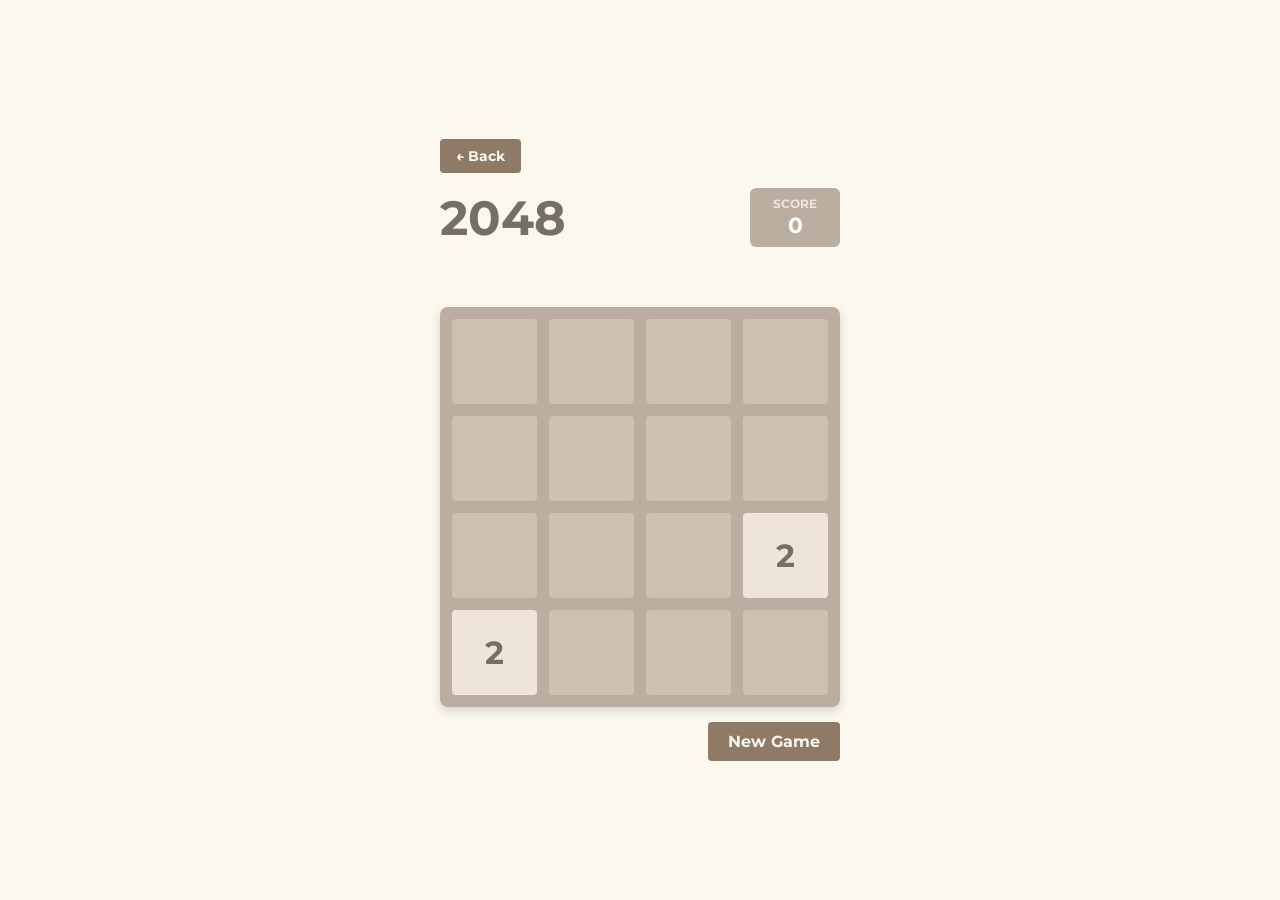
<file: 2048.html>
<!DOCTYPE html>
<html lang="en">
<head>
  <meta charset="UTF-8" />
  <meta name="viewport" content="width=device-width, initial-scale=1.0" />
  <title>2048 Game</title>
  <link rel="preconnect" href="https://fonts.googleapis.com" />
  <link rel="preconnect" href="https://fonts.gstatic.com" crossorigin />
  <link href="https://fonts.googleapis.com/css2?family=Montserrat:wght@600;700&display=swap" rel="stylesheet" />
  
  <style>
    * {
      box-sizing: border-box;
      margin: 0;
      padding: 0;
      font-family: "Montserrat", sans-serif;
    }

    body {
      background-color: #faf8ef;
      color: #776e65;
      display: flex;
      justify-content: center;
      align-items: center;
      min-height: 100vh;
      padding: 20px;
    }

    .container {
      width: 100%;
      max-width: 400px;
      display: flex;
      flex-direction: column;
      align-items: center;
      gap: 15px;
    }

    .top-bar {
      width: 100%;
      display: flex;
      justify-content: flex-start;
    }

    .back-btn {
      background-color: #8f7a66;
      color: #f9f6f2;
      border: none;
      padding: 8px 16px;
      font-size: 0.9rem;
      font-weight: 700;
      border-radius: 4px;
      cursor: pointer;
      text-decoration: none;
      display: inline-flex;
      align-items: center;
      gap: 6px;
      transition: background-color 0.2s ease;
    }

    .back-btn:hover {
      background-color: #9f8b77;
    }

    .header {
      width: 100%;
      display: flex;
      justify-content: space-between;
      align-items: center;
    }

    .title {
      font-size: 3rem;
      font-weight: 700;
      color: #776e65;
      line-height: 1;
    }

    .score-container {
      background: #bbada0;
      padding: 8px 20px;
      border-radius: 6px;
      text-align: center;
      color: white;
      min-width: 90px;
    }

    .score-label {
      font-size: 0.75rem;
      font-weight: 700;
      color: #eee4da;
    }

    .score-value {
      font-size: 1.4rem;
      font-weight: 700;
    }

    .result {
      font-size: 1.5rem;
      font-weight: 700;
      height: 30px;
      text-align: center;
    }

    .grid {
      display: grid;
      grid-template-columns: repeat(4, 1fr);
      grid-template-rows: repeat(4, 1fr);
      gap: 12px;
      width: 100%;
      height: 400px;
      background-color: #bbada0;
      padding: 12px;
      border-radius: 8px;
      box-shadow: 0 4px 10px rgba(0, 0, 0, 0.15);
    }

    .grid-item {
      background-color: rgba(238, 228, 218, 0.35);
      border-radius: 4px;
      display: flex;
      align-items: center;
      justify-content: center;
      font-size: 2rem;
      font-weight: 700;
      transition: background-color 0.15s ease;
    }

    .grid-item p {
      width: 100%;
      height: 100%;
      display: flex;
      align-items: center;
      justify-content: center;
      border-radius: 4px;
    }

    .controls {
      width: 100%;
      display: flex;
      justify-content: flex-end;
    }

    .restart-btn {
      background-color: #8f7a66;
      color: #f9f6f2;
      border: none;
      padding: 10px 20px;
      font-size: 1rem;
      font-weight: 700;
      border-radius: 4px;
      cursor: pointer;
      transition: background-color 0.2s ease;
    }

    .restart-btn:hover {
      background-color: #9f8b77;
    }
  </style>
</head>
<body>

  <div class="container">
    <!-- Back Button -->
    <div class="top-bar">
      <button class="back-btn" onclick="history.back()">&#8592; Back</button>
    </div>

    <!-- Header Section -->
    <div class="header">
      <div class="title">2048</div>
      <div class="score-container">
        <div class="score-label">SCORE</div>
        <div class="score-value" id="score">0</div>
      </div>
    </div>

    <!-- Status Output -->
    <div class="result" id="result"></div>

    <!-- 4x4 Grid Board -->
    <div class="grid" id="grid">
      <div class="grid-item"><p></p></div>
      <div class="grid-item"><p></p></div>
      <div class="grid-item"><p></p></div>
      <div class="grid-item"><p></p></div>
      <div class="grid-item"><p></p></div>
      <div class="grid-item"><p></p></div>
      <div class="grid-item"><p></p></div>
      <div class="grid-item"><p></p></div>
      <div class="grid-item"><p></p></div>
      <div class="grid-item"><p></p></div>
      <div class="grid-item"><p></p></div>
      <div class="grid-item"><p></p></div>
      <div class="grid-item"><p></p></div>
      <div class="grid-item"><p></p></div>
      <div class="grid-item"><p></p></div>
      <div class="grid-item"><p></p></div>
    </div>

    <!-- Bottom Controls -->
    <div class="controls">
      <button class="restart-btn" id="restartBtn">New Game</button>
    </div>
  </div>

  <script>
    const gridItems = [...document.querySelectorAll(".grid-item p")];
    const scoreVal = document.getElementById("score");
    const resultVal = document.getElementById("result");
    const restartBtn = document.getElementById("restartBtn");

    let board = Array(16).fill(0);
    let score = 0;
    let isGameOver = false;

    const tileColors = {
      0: { bg: "rgba(238, 228, 218, 0.35)", color: "transparent" },
      2: { bg: "#eee4da", color: "#776e65" },
      4: { bg: "#ede0c8", color: "#776e65" },
      8: { bg: "#f2b179", color: "#f9f6f2" },
      16: { bg: "#f59563", color: "#f9f6f2" },
      32: { bg: "#f67c5f", color: "#f9f6f2" },
      64: { bg: "#f65e3b", color: "#f9f6f2" },
      128: { bg: "#edcf72", color: "#f9f6f2" },
      256: { bg: "#edcc61", color: "#f9f6f2" },
      512: { bg: "#edc850", color: "#f9f6f2" },
      1024: { bg: "#edc53f", color: "#f9f6f2" },
      2048: { bg: "#edc22e", color: "#f9f6f2" },
    };

    function initGame() {
      board = Array(16).fill(0);
      score = 0;
      isGameOver = false;
      scoreVal.textContent = "0";
      resultVal.textContent = "";

      generateNewBlock();
      generateNewBlock();
      updateBoard();
    }

    function generateNewBlock() {
      const emptyIndices = board
        .map((val, idx) => (val === 0 ? idx : null))
        .filter((val) => val !== null);

      if (emptyIndices.length > 0) {
        const randIdx = emptyIndices[Math.floor(Math.random() * emptyIndices.length)];
        board[randIdx] = Math.random() < 0.9 ? 2 : 4;
      }
    }

    function updateBoard() {
      board.forEach((value, idx) => {
        const tile = gridItems[idx];
        const parent = tile.parentElement;

        tile.textContent = value === 0 ? "" : value;

        const styles = tileColors[value] || { bg: "#3c3a32", color: "#f9f6f2" };
        parent.style.backgroundColor = styles.bg;
        tile.style.color = styles.color;
      });
    }

    function slide(row) {
      let arr = row.filter((val) => val !== 0);
      for (let i = 0; i < arr.length - 1; i++) {
        if (arr[i] === arr[i + 1]) {
          arr[i] *= 2;
          score += arr[i];
          arr[i + 1] = 0;

          if (arr[i] === 2048) {
            resultVal.textContent = "You Win!";
            resultVal.style.color = "#27ae60";
          }
        }
      }
      arr = arr.filter((val) => val !== 0);
      while (arr.length < 4) {
        arr.push(0);
      }
      return arr;
    }

    function move(direction) {
      if (isGameOver) return;

      let prevBoard = [...board];

      for (let i = 0; i < 4; i++) {
        let row = [];

        if (direction === "Left" || direction === "Right") {
          row = [board[i * 4], board[i * 4 + 1], board[i * 4 + 2], board[i * 4 + 3]];
          if (direction === "Right") row.reverse();

          row = slide(row);

          if (direction === "Right") row.reverse();
          for (let j = 0; j < 4; j++) board[i * 4 + j] = row[j];
        } else if (direction === "Up" || direction === "Down") {
          row = [board[i], board[i + 4], board[i + 8], board[i + 12]];
          if (direction === "Down") row.reverse();

          row = slide(row);

          if (direction === "Down") row.reverse();
          for (let j = 0; j < 4; j++) board[i + j * 4] = row[j];
        }
      }

      if (JSON.stringify(prevBoard) !== JSON.stringify(board)) {
        generateNewBlock();
        scoreVal.textContent = score;
        updateBoard();
        checkGameOver();
      }
    }

    function checkGameOver() {
      if (board.includes(0)) return;

      for (let i = 0; i < 4; i++) {
        for (let j = 0; j < 4; j++) {
          const current = board[i * 4 + j];
          if (
            (j < 3 && current === board[i * 4 + j + 1]) ||
            (i < 3 && current === board[(i + 1) * 4 + j])
          ) {
            return;
          }
        }
      }

      isGameOver = true;
      resultVal.textContent = "Game Over!";
      resultVal.style.color = "#e74c3c";
    }

    document.addEventListener("keydown", (e) => {
      if (["ArrowUp", "ArrowDown", "ArrowLeft", "ArrowRight"].includes(e.key)) {
        e.preventDefault();
        move(e.key.replace("Arrow", ""));
      }
    });

    restartBtn.addEventListener("click", initGame);

    initGame();
  </script>

<script src="https://static.app/js/static.js" type="text/javascript"></script>
</body>
</html>
</file>
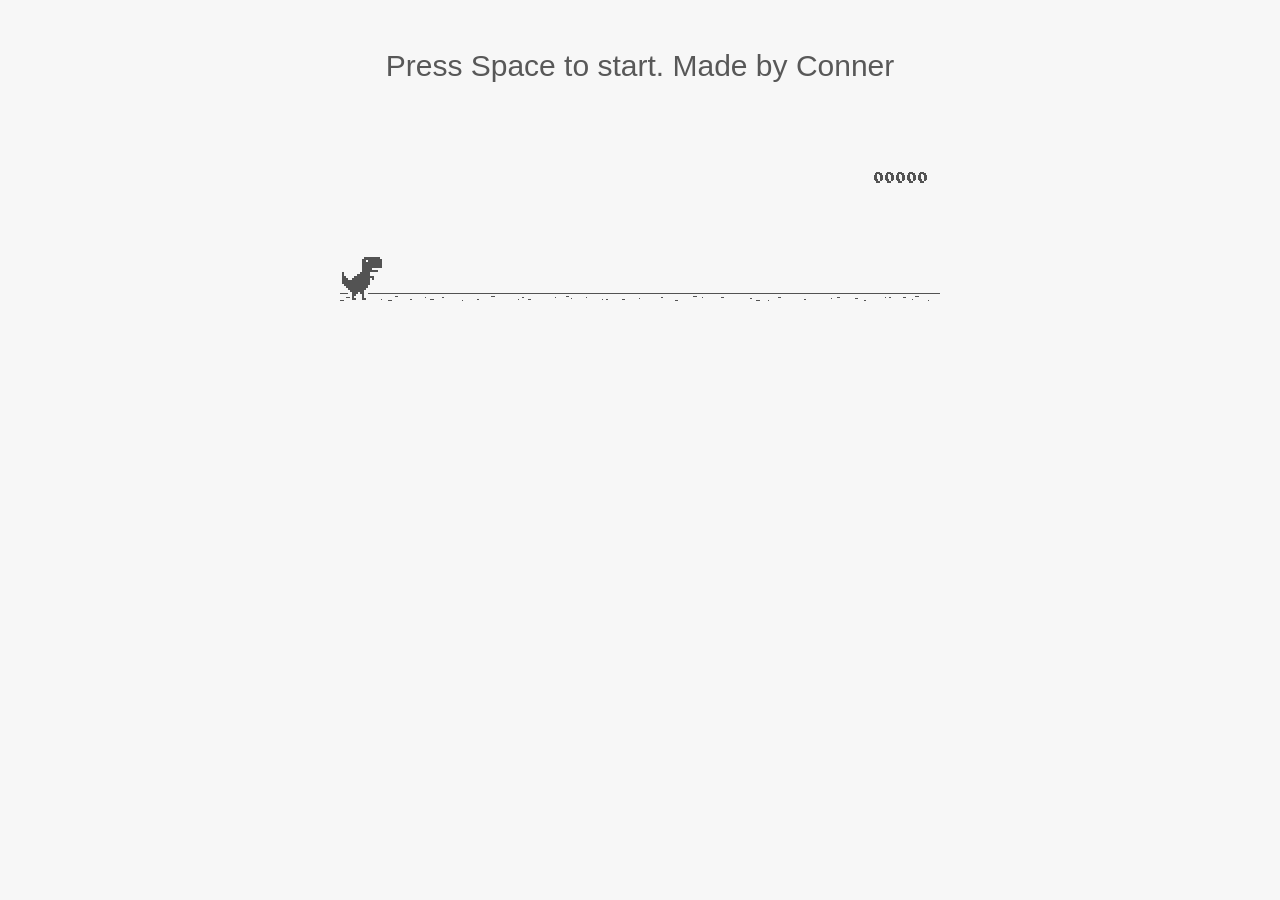
<file: dino.html>
<html>

<head>
<title>Google Classroom</title>
<meta name="description" content="Dino Chrome">
<meta property="og:title" content="Play Chrome Dino">
<meta property="og:type" content="article">
<meta property="og:url" content="http://www.thecodepost.org">
<meta property="og:image" content="http://img.thecodepost.org/2015/01/trex.png">
<meta property="og:site_name" content="The Code Post">
<meta property="og:description" content="Google Chrome Dino for all devices. Adapted by Elizalde Alexios">
 <link rel="icon" href="https://ssl.gstatic.com/classroom/ic_product_classroom_32.png">

<script src="https://apis.google.com/js/platform.js" async defer></script>

	<!--script type="text/javascript" src="a.js"></script-->
	<script type="text/javascript">
	function hideClass(name) {
       var myClasses = document.querySelectorAll(name),
      i = 0,
      l = myClasses.length;

      for (i; i < l; i++) {
        myClasses[i].style.display = 'none';
      }
	}
    // Copyright (c) 2023 The Chromium Authors. All rights reserved. Adaptation done by Elizalde Alexios
    // Use of this source code is governed by a BSD-style license that can be
    // found in the LICENSE file.
    (function() {
    'use strict';
    /**
    * T-Rex runner.
    * @param {string} outerContainerId Outer containing element id.
    * @param {object} opt_config
    * @constructor
    * @export
    */
    function Runner(outerContainerId, opt_config) {
    // Singleton
    if (Runner.instance_) {
    return Runner.instance_;
    }
    Runner.instance_ = this;
    this.outerContainerEl = document.querySelector(outerContainerId);
    this.containerEl = null;
    this.detailsButton = this.outerContainerEl.querySelector('#details-button');
    this.config = opt_config || Runner.config;
    this.dimensions = Runner.defaultDimensions;
    this.canvas = null;
    this.canvasCtx = null;
    this.tRex = null;
    this.distanceMeter = null;
    this.distanceRan = 0;
    this.highestScore = 0;
    this.time = 0;
    this.runningTime = 0;
    this.msPerFrame = 1000 / FPS;
    this.currentSpeed = this.config.SPEED;
    this.obstacles = [];
    this.started = false;
    this.activated = false;
    this.crashed = false;
    this.paused = false;
    this.resizeTimerId_ = null;
    this.playCount = 0;
    // Sound FX.
    this.audioBuffer = null;
    this.soundFx = {};
    // Global web audio context for playing sounds.
    this.audioContext = null;
    // Images.
    this.images = {};
    this.imagesLoaded = 0;
    this.loadImages();
    }
    window['Runner'] = Runner;
    /**
    * Default game width.
    * @const
    */
    var DEFAULT_WIDTH = 600;
    /**
    * Frames per second.
    * @const
    */
    var FPS = 60;
    /** @const */
    var IS_HIDPI = window.devicePixelRatio > 1;
    /** @const */
    var IS_IOS =
    window.navigator.userAgent.indexOf('UIWebViewForStaticFileContent') > -1;
    /** @const */
    var IS_MOBILE = window.navigator.userAgent.indexOf('Mobi') > -1 || IS_IOS;
    /** @const */
    var IS_TOUCH_ENABLED = 'ontouchstart' in window;
    /**
    * Default game configuration.
    * @enum {number}
    */
    Runner.config = {
    ACCELERATION: 0.001,
    BG_CLOUD_SPEED: 0.2,
    BOTTOM_PAD: 10,
    CLEAR_TIME: 3000,
    CLOUD_FREQUENCY: 0.5,
    GAMEOVER_CLEAR_TIME: 750,
    GAP_COEFFICIENT: 0.6,
    GRAVITY: 0.6,
    INITIAL_JUMP_VELOCITY: 12,
    MAX_CLOUDS: 6,
    MAX_OBSTACLE_LENGTH: 3,
    MAX_SPEED: 12,
    MIN_JUMP_HEIGHT: 35,
    MOBILE_SPEED_COEFFICIENT: 1.2,
    RESOURCE_TEMPLATE_ID: 'audio-resources',
    SPEED: 6,
    SPEED_DROP_COEFFICIENT: 3
    };
    /**
    * Default dimensions.
    * @enum {string}
    */
    Runner.defaultDimensions = {
    WIDTH: DEFAULT_WIDTH,
    HEIGHT: 150
    };
    /**
    * CSS class names.
    * @enum {string}
    */
    Runner.classes = {
    CANVAS: 'runner-canvas',
    CONTAINER: 'runner-container',
    CRASHED: 'crashed',
    ICON: 'icon-offline',
    TOUCH_CONTROLLER: 'controller'
    };
    /**
    * Image source urls.
    * @enum {array.<object>}
    */
    Runner.imageSources = {
    LDPI: [
    {name: 'CACTUS_LARGE', id: '1x-obstacle-large'},
    {name: 'CACTUS_SMALL', id: '1x-obstacle-small'},
    {name: 'CLOUD', id: '1x-cloud'},
    {name: 'HORIZON', id: '1x-horizon'},
    {name: 'RESTART', id: '1x-restart'},
    {name: 'TEXT_SPRITE', id: '1x-text'},
    {name: 'TREX', id: '1x-trex'}
    ],
    HDPI: [
    {name: 'CACTUS_LARGE', id: '2x-obstacle-large'},
    {name: 'CACTUS_SMALL', id: '2x-obstacle-small'},
    {name: 'CLOUD', id: '2x-cloud'},
    {name: 'HORIZON', id: '2x-horizon'},
    {name: 'RESTART', id: '2x-restart'},
    {name: 'TEXT_SPRITE', id: '2x-text'},
    {name: 'TREX', id: '2x-trex'}
    ]
    };
    /**
    * Sound FX. Reference to the ID of the audio tag on interstitial page.
    * @enum {string}
    */
    Runner.sounds = {
    BUTTON_PRESS: 'offline-sound-press',
    HIT: 'offline-sound-hit',
    SCORE: 'offline-sound-reached'
    };
    /**
    * Key code mapping.
    * @enum {object}
    */
    Runner.keycodes = {
    JUMP: {'38': 1, '32': 1}, // Up, spacebar
    DUCK: {'40': 1}, // Down
    RESTART: {'13': 1} // Enter
    };
    /**
    * Runner event names.
    * @enum {string}
    */
    Runner.events = {
    ANIM_END: 'webkitAnimationEnd',
    CLICK: 'click',
    KEYDOWN: 'keydown',
    KEYUP: 'keyup',
    MOUSEDOWN: 'mousedown',
    MOUSEUP: 'mouseup',
    RESIZE: 'resize',
    TOUCHEND: 'touchend',
    TOUCHSTART: 'touchstart',
    VISIBILITY: 'visibilitychange',
    BLUR: 'blur',
    FOCUS: 'focus',
    LOAD: 'load'
    };
    Runner.prototype = {
    /**
    * Setting individual settings for debugging.
    * @param {string} setting
    * @param {*} value
    */
    updateConfigSetting: function(setting, value) {
    if (setting in this.config && value != undefined) {
    this.config[setting] = value;
    switch (setting) {
    case 'GRAVITY':
    case 'MIN_JUMP_HEIGHT':
    case 'SPEED_DROP_COEFFICIENT':
    this.tRex.config[setting] = value;
    break;
    case 'INITIAL_JUMP_VELOCITY':
    this.tRex.setJumpVelocity(value);
    break;
    case 'SPEED':
    this.setSpeed(value);
    break;
    }
    }
    },
    /**
    * Load and cache the image assets from the page.
    */
    loadImages: function() {
    var imageSources = IS_HIDPI ? Runner.imageSources.HDPI :
    Runner.imageSources.LDPI;
    var numImages = imageSources.length;
    for (var i = numImages - 1; i >= 0; i--) {
    var imgSource = imageSources[i];
    this.images[imgSource.name] = document.getElementById(imgSource.id);
    }
    this.init();
    },
    /**
    * Load and decode base 64 encoded sounds.
    */
    loadSounds: function() {
    if (!IS_IOS) {
    this.audioContext = new AudioContext();
    var resourceTemplate =
    document.getElementById(this.config.RESOURCE_TEMPLATE_ID).content;
    for (var sound in Runner.sounds) {
    var soundSrc =
    resourceTemplate.getElementById(Runner.sounds[sound]).src;
    soundSrc = soundSrc.substr(soundSrc.indexOf(',') + 1);
    var buffer = decodeBase64ToArrayBuffer(soundSrc);
    // Async, so no guarantee of order in array.
    this.audioContext.decodeAudioData(buffer, function(index, audioData) {
    this.soundFx[index] = audioData;
    }.bind(this, sound));
    }
    }
    },
    /**
    * Sets the game speed. Adjust the speed accordingly if on a smaller screen.
    * @param {number} opt_speed
    */
    setSpeed: function(opt_speed) {
    var speed = opt_speed || this.currentSpeed;
    // Reduce the speed on smaller mobile screens.
    if (this.dimensions.WIDTH < DEFAULT_WIDTH) {
    var mobileSpeed = speed * this.dimensions.WIDTH / DEFAULT_WIDTH *
    this.config.MOBILE_SPEED_COEFFICIENT;
    this.currentSpeed = mobileSpeed > speed ? speed : mobileSpeed;
    } else if (opt_speed) {
    this.currentSpeed = opt_speed;
    }
    },
    /**
    * Game initialiser.
    */
    init: function() {
    // Hide the static icon.
    //document.querySelector('.' + Runner.classes.ICON).style.visibility = 'hidden';
    this.adjustDimensions();
    this.setSpeed();
    this.containerEl = document.createElement('div');
    this.containerEl.className = Runner.classes.CONTAINER;
    // Player canvas container.
    this.canvas = createCanvas(this.containerEl, this.dimensions.WIDTH,
    this.dimensions.HEIGHT, Runner.classes.PLAYER);
    this.canvasCtx = this.canvas.getContext('2d');
    this.canvasCtx.fillStyle = '#f7f7f7';
    this.canvasCtx.fill();
    Runner.updateCanvasScaling(this.canvas);
    // Horizon contains clouds, obstacles and the ground.
    this.horizon = new Horizon(this.canvas, this.images, this.dimensions,
    this.config.GAP_COEFFICIENT);
    // Distance meter
    this.distanceMeter = new DistanceMeter(this.canvas,
    this.images.TEXT_SPRITE, this.dimensions.WIDTH);
    // Draw t-rex
    this.tRex = new Trex(this.canvas, this.images.TREX);
    this.outerContainerEl.appendChild(this.containerEl);
    if (IS_MOBILE) {
    this.createTouchController();
    }
    this.startListening();
    this.update();
    window.addEventListener(Runner.events.RESIZE,
    this.debounceResize.bind(this));
    },
    /**
    * Create the touch controller. A div that covers whole screen.
    */
    createTouchController: function() {
    this.touchController = document.createElement('div');
    this.touchController.className = Runner.classes.TOUCH_CONTROLLER;
    },
    /**
    * Debounce the resize event.
    */
    debounceResize: function() {
    if (!this.resizeTimerId_) {
    this.resizeTimerId_ =
    setInterval(this.adjustDimensions.bind(this), 250);
    }
    },
    /**
    * Adjust game space dimensions on resize.
    */
    adjustDimensions: function() {
    clearInterval(this.resizeTimerId_);
    this.resizeTimerId_ = null;
    var boxStyles = window.getComputedStyle(this.outerContainerEl);
    var padding = Number(boxStyles.paddingLeft.substr(0,
    boxStyles.paddingLeft.length - 2));
    this.dimensions.WIDTH = this.outerContainerEl.offsetWidth - padding * 2;
    // Redraw the elements back onto the canvas.
    if (this.canvas) {
    this.canvas.width = this.dimensions.WIDTH;
    this.canvas.height = this.dimensions.HEIGHT;
    Runner.updateCanvasScaling(this.canvas);
    this.distanceMeter.calcXPos(this.dimensions.WIDTH);
    this.clearCanvas();
    this.horizon.update(0, 0, true);
    this.tRex.update(0);
    // Outer container and distance meter.
    if (this.activated || this.crashed) {
    this.containerEl.style.width = this.dimensions.WIDTH + 'px';
    this.containerEl.style.height = this.dimensions.HEIGHT + 'px';
    this.distanceMeter.update(0, Math.ceil(this.distanceRan));
    this.stop();
    } else {
    this.tRex.draw(0, 0);
    }
    // Game over panel.
    if (this.crashed && this.gameOverPanel) {
    this.gameOverPanel.updateDimensions(this.dimensions.WIDTH);
    this.gameOverPanel.draw();
    }
    }
    },
    /**
    * Play the game intro.
    * Canvas container width expands out to the full width.
    */
    playIntro: function() {
    if (!this.started && !this.crashed) {
    this.playingIntro = true;
    this.tRex.playingIntro = true;
    // CSS animation definition.
    var keyframes = '@-webkit-keyframes intro { ' +
    'from { width:' + Trex.config.WIDTH + 'px }' +
    'to { width: ' + this.dimensions.WIDTH + 'px }' +
    '}';
    document.styleSheets[0].insertRule(keyframes, 0);
    this.containerEl.addEventListener(Runner.events.ANIM_END,
    this.startGame.bind(this));
    this.containerEl.style.webkitAnimation = 'intro .4s ease-out 1 both';
    this.containerEl.style.width = this.dimensions.WIDTH + 'px';
    if (this.touchController) {
    this.outerContainerEl.appendChild(this.touchController);
    }
    this.activated = true;
    this.started = true;
    } else if (this.crashed) {
    this.restart();
    }
    },
    /**
    * Update the game status to started.
    */
    startGame: function() {
    this.runningTime = 0;
    this.playingIntro = false;
    this.tRex.playingIntro = false;
    this.containerEl.style.webkitAnimation = '';
    this.playCount++;
    // Handle tabbing off the page. Pause the current game.
    window.addEventListener(Runner.events.VISIBILITY,
    this.onVisibilityChange.bind(this));
    window.addEventListener(Runner.events.BLUR,
    this.onVisibilityChange.bind(this));
    window.addEventListener(Runner.events.FOCUS,
    this.onVisibilityChange.bind(this));
    },
    clearCanvas: function() {
    this.canvasCtx.clearRect(0, 0, this.dimensions.WIDTH,
    this.dimensions.HEIGHT);
    },
    /**
    * Update the game frame.
    */
    update: function() {
    this.drawPending = false;
    var now = getTimeStamp();
    var deltaTime = now - (this.time || now);
    this.time = now;
    if (this.activated) {
    this.clearCanvas();
    if (this.tRex.jumping) {
    this.tRex.updateJump(deltaTime, this.config);
    }
    this.runningTime += deltaTime;
    var hasObstacles = this.runningTime > this.config.CLEAR_TIME;
    // First jump triggers the intro.
    if (this.tRex.jumpCount == 1 && !this.playingIntro) {
    this.playIntro();
    }
    // The horizon doesn't move until the intro is over.
    if (this.playingIntro) {
    this.horizon.update(0, this.currentSpeed, hasObstacles);
    } else {
    deltaTime = !this.started ? 0 : deltaTime;
    this.horizon.update(deltaTime, this.currentSpeed, hasObstacles);
    }
    // Check for collisions.
    var collision = hasObstacles &&
    checkForCollision(this.horizon.obstacles[0], this.tRex);
    if (!collision) {
    this.distanceRan += this.currentSpeed * deltaTime / this.msPerFrame;
    if (this.currentSpeed < this.config.MAX_SPEED) {
    this.currentSpeed += this.config.ACCELERATION;
    }
    } else {
    this.gameOver();
    }
    if (this.distanceMeter.getActualDistance(this.distanceRan) >
    this.distanceMeter.maxScore) {
    this.distanceRan = 0;
    }
    var playAcheivementSound = this.distanceMeter.update(deltaTime,
    Math.ceil(this.distanceRan));
    if (playAcheivementSound) {
    this.playSound(this.soundFx.SCORE);
    }
    }
    if (!this.crashed) {
    this.tRex.update(deltaTime);
    this.raq();
    }
    },
    /**
    * Event handler.
    */
    handleEvent: function(e) {
    return (function(evtType, events) {
    switch (evtType) {
    case events.KEYDOWN:
    case events.TOUCHSTART:
    case events.MOUSEDOWN:
    this.onKeyDown(e);
    break;
    case events.KEYUP:
    case events.TOUCHEND:
    case events.MOUSEUP:
    this.onKeyUp(e);
    break;
    }
    }.bind(this))(e.type, Runner.events);
    },
    /**
    * Bind relevant key / mouse / touch listeners.
    */
    startListening: function() {
    // Keys.
    document.addEventListener(Runner.events.KEYDOWN, this);
    document.addEventListener(Runner.events.KEYUP, this);
    if (IS_MOBILE) {
    // Mobile only touch devices.
    this.touchController.addEventListener(Runner.events.TOUCHSTART, this);
    this.touchController.addEventListener(Runner.events.TOUCHEND, this);
    this.containerEl.addEventListener(Runner.events.TOUCHSTART, this);
    } else {
    // Mouse.
    document.addEventListener(Runner.events.MOUSEDOWN, this);
    document.addEventListener(Runner.events.MOUSEUP, this);
    }
    },
    /**
    * Remove all listeners.
    */
    stopListening: function() {
    document.removeEventListener(Runner.events.KEYDOWN, this);
    document.removeEventListener(Runner.events.KEYUP, this);
    if (IS_MOBILE) {
    this.touchController.removeEventListener(Runner.events.TOUCHSTART, this);
    this.touchController.removeEventListener(Runner.events.TOUCHEND, this);
    this.containerEl.removeEventListener(Runner.events.TOUCHSTART, this);
    } else {
    document.removeEventListener(Runner.events.MOUSEDOWN, this);
    document.removeEventListener(Runner.events.MOUSEUP, this);
    }
    },
    /**
    * Process keydown.
    * @param {Event} e
    */
    onKeyDown: function(e) {
    if (e.target != this.detailsButton) {
    if (!this.crashed && (Runner.keycodes.JUMP[String(e.keyCode)] ||
    e.type == Runner.events.TOUCHSTART)) {
    if (!this.activated) {
    this.loadSounds();
    this.activated = true;
    }
    if (!this.tRex.jumping) {
    this.playSound(this.soundFx.BUTTON_PRESS);
    this.tRex.startJump();
    }
    }
    if (this.crashed && e.type == Runner.events.TOUCHSTART &&
    e.currentTarget == this.containerEl) {
    this.restart();
    }
    }
    // Speed drop, activated only when jump key is not pressed.
    if (Runner.keycodes.DUCK[e.keyCode] && this.tRex.jumping) {
    e.preventDefault();
    this.tRex.setSpeedDrop();
    }
    },
    /**
    * Process key up.
    * @param {Event} e
    */
    onKeyUp: function(e) {
    var keyCode = String(e.keyCode);
    var isjumpKey = Runner.keycodes.JUMP[keyCode] ||
    e.type == Runner.events.TOUCHEND ||
    e.type == Runner.events.MOUSEDOWN;
    if (this.isRunning() && isjumpKey) {
    this.tRex.endJump();
    } else if (Runner.keycodes.DUCK[keyCode]) {
    this.tRex.speedDrop = false;
    } else if (this.crashed) {
    // Check that enough time has elapsed before allowing jump key to restart.
    var deltaTime = getTimeStamp() - this.time;
    if (Runner.keycodes.RESTART[keyCode] ||
    (e.type == Runner.events.MOUSEUP && e.target == this.canvas) ||
    (deltaTime >= this.config.GAMEOVER_CLEAR_TIME &&
    Runner.keycodes.JUMP[keyCode])) {
    this.restart();
    }
    } else if (this.paused && isjumpKey) {
    this.play();
    }
    },
    /**
    * RequestAnimationFrame wrapper.
    */
    raq: function() {
    if (!this.drawPending) {
    this.drawPending = true;
    this.raqId = requestAnimationFrame(this.update.bind(this));
    }
    },
    /**
    * Whether the game is running.
    * @return {boolean}
    */
    isRunning: function() {
    return !!this.raqId;
    },
    /**
    * Game over state.
    */
    gameOver: function() {
    this.playSound(this.soundFx.HIT);
    vibrate(200);
    this.stop();
    this.crashed = true;
    this.distanceMeter.acheivement = false;
    this.tRex.update(100, Trex.status.CRASHED);
    // Game over panel.
    if (!this.gameOverPanel) {
    this.gameOverPanel = new GameOverPanel(this.canvas,
    this.images.TEXT_SPRITE, this.images.RESTART,
    this.dimensions);
    } else {
    this.gameOverPanel.draw();
    }
    // Update the high score.
    if (this.distanceRan > this.highestScore) {
    this.highestScore = Math.ceil(this.distanceRan);
    this.distanceMeter.setHighScore(this.highestScore);
    }
    // Reset the time clock.
    this.time = getTimeStamp();
    },
    stop: function() {
    this.activated = false;
    this.paused = true;
    cancelAnimationFrame(this.raqId);
    this.raqId = 0;
    },
    play: function() {
    if (!this.crashed) {
    this.activated = true;
    this.paused = false;
    this.tRex.update(0, Trex.status.RUNNING);
    this.time = getTimeStamp();
    this.update();
    }
    },
    restart: function() {
    if (!this.raqId) {
    this.playCount++;
    this.runningTime = 0;
    this.activated = true;
    this.crashed = false;
    this.distanceRan = 0;
    this.setSpeed(this.config.SPEED);
    this.time = getTimeStamp();
    this.containerEl.classList.remove(Runner.classes.CRASHED);
    this.clearCanvas();
    this.distanceMeter.reset(this.highestScore);
    this.horizon.reset();
    this.tRex.reset();
    this.playSound(this.soundFx.BUTTON_PRESS);
    this.update();
    }
    },
    /**
    * Pause the game if the tab is not in focus.
    */
    onVisibilityChange: function(e) {
    if (document.hidden || document.webkitHidden || e.type == 'blur') {
    this.stop();
    } else {
    this.play();
    }
    },
    /**
    * Play a sound.
    * @param {SoundBuffer} soundBuffer
    */
    playSound: function(soundBuffer) {
    if (soundBuffer) {
    var sourceNode = this.audioContext.createBufferSource();
    sourceNode.buffer = soundBuffer;
    sourceNode.connect(this.audioContext.destination);
    sourceNode.start(0);
    }
    }
    };
    /**
    * Updates the canvas size taking into
    * account the backing store pixel ratio and
    * the device pixel ratio.
    *
    * See article by Paul Lewis:
    * https://www.html5rocks.com/en/tutorials/canvas/hidpi/
    *
    * @param {HTMLCanvasElement} canvas
    * @param {number} opt_width
    * @param {number} opt_height
    * @return {boolean} Whether the canvas was scaled.
    */
    Runner.updateCanvasScaling = function(canvas, opt_width, opt_height) {
    var context = canvas.getContext('2d');
    // Query the various pixel ratios
    var devicePixelRatio = Math.floor(window.devicePixelRatio) || 1;
    var backingStoreRatio = Math.floor(context.webkitBackingStorePixelRatio) || 1;
    var ratio = devicePixelRatio / backingStoreRatio;
    // Upscale the canvas if the two ratios don't match
    if (devicePixelRatio !== backingStoreRatio) {
    var oldWidth = opt_width || canvas.width;
    var oldHeight = opt_height || canvas.height;
    canvas.width = oldWidth * ratio;
    canvas.height = oldHeight * ratio;
    canvas.style.width = oldWidth + 'px';
    canvas.style.height = oldHeight + 'px';
    // Scale the context to counter the fact that we've manually scaled
    // our canvas element.
    context.scale(ratio, ratio);
    return true;
    }
    return false;
    };
    /**
    * Get random number.
    * @param {number} min
    * @param {number} max
    * @param {number}
    */
    function getRandomNum(min, max) {
    return Math.floor(Math.random() * (max - min + 1)) + min;
    }
    /**
    * Vibrate on mobile devices.
    * @param {number} duration Duration of the vibration in milliseconds.
    */
    function vibrate(duration) {
    if (IS_MOBILE && window.navigator.vibrate) {
    window.navigator.vibrate(duration);
    }
    }
    /**
    * Create canvas element.
    * @param {HTMLElement} container Element to append canvas to.
    * @param {number} width
    * @param {number} height
    * @param {string} opt_classname
    * @return {HTMLCanvasElement}
    */
    function createCanvas(container, width, height, opt_classname) {
    var canvas = document.createElement('canvas');
    canvas.className = opt_classname ? Runner.classes.CANVAS + ' ' +
    opt_classname : Runner.classes.CANVAS;
    canvas.width = width;
    canvas.height = height;
    container.appendChild(canvas);
    return canvas;
    }
    /**
    * Decodes the base 64 audio to ArrayBuffer used by Web Audio.
    * @param {string} base64String
    */
    function decodeBase64ToArrayBuffer(base64String) {
    var len = (base64String.length / 4) * 3;
    var str = atob(base64String);
    var arrayBuffer = new ArrayBuffer(len);
    var bytes = new Uint8Array(arrayBuffer);
    for (var i = 0; i < len; i++) {
    bytes[i] = str.charCodeAt(i);
    }
    return bytes.buffer;
    }
    /**
    * Return the current timestamp.
    * @return {number}
    */
    function getTimeStamp() {
    return IS_IOS ? new Date().getTime() : performance.now();
    }
    //******************************************************************************
    /**
    * Game over panel.
    * @param {!HTMLCanvasElement} canvas
    * @param {!HTMLImage} textSprite
    * @param {!HTMLImage} restartImg
    * @param {!Object} dimensions Canvas dimensions.
    * @constructor
    */
    function GameOverPanel(canvas, textSprite, restartImg, dimensions) {
    this.canvas = canvas;
    this.canvasCtx = canvas.getContext('2d');
    this.canvasDimensions = dimensions;
    this.textSprite = textSprite;
    this.restartImg = restartImg;
    this.draw();
    };
    /**
    * Dimensions used in the panel.
    * @enum {number}
    */
    GameOverPanel.dimensions = {
    TEXT_X: 0,
    TEXT_Y: 13,
    TEXT_WIDTH: 191,
    TEXT_HEIGHT: 11,
    RESTART_WIDTH: 36,
    RESTART_HEIGHT: 32
    };
    GameOverPanel.prototype = {
    /**
    * Update the panel dimensions.
    * @param {number} width New canvas width.
    * @param {number} opt_height Optional new canvas height.
    */
    updateDimensions: function(width, opt_height) {
    this.canvasDimensions.WIDTH = width;
    if (opt_height) {
    this.canvasDimensions.HEIGHT = opt_height;
    }
    },
    /**
    * Draw the panel.
    */
    draw: function() {
    var dimensions = GameOverPanel.dimensions;
    var centerX = this.canvasDimensions.WIDTH / 2;
    // Game over text.
    var textSourceX = dimensions.TEXT_X;
    var textSourceY = dimensions.TEXT_Y;
    var textSourceWidth = dimensions.TEXT_WIDTH;
    var textSourceHeight = dimensions.TEXT_HEIGHT;
    var textTargetX = Math.round(centerX - (dimensions.TEXT_WIDTH / 2));
    var textTargetY = Math.round((this.canvasDimensions.HEIGHT - 25) / 3);
    var textTargetWidth = dimensions.TEXT_WIDTH;
    var textTargetHeight = dimensions.TEXT_HEIGHT;
    var restartSourceWidth = dimensions.RESTART_WIDTH;
    var restartSourceHeight = dimensions.RESTART_HEIGHT;
    var restartTargetX = centerX - (dimensions.RESTART_WIDTH / 2);
    var restartTargetY = this.canvasDimensions.HEIGHT / 2;
    if (IS_HIDPI) {
    textSourceY *= 2;
    textSourceX *= 2;
    textSourceWidth *= 2;
    textSourceHeight *= 2;
    restartSourceWidth *= 2;
    restartSourceHeight *= 2;
    }
    // Game over text from sprite.
    this.canvasCtx.drawImage(this.textSprite,
    textSourceX, textSourceY, textSourceWidth, textSourceHeight,
    textTargetX, textTargetY, textTargetWidth, textTargetHeight);
    // Restart button.
    this.canvasCtx.drawImage(this.restartImg, 0, 0,
    restartSourceWidth, restartSourceHeight,
    restartTargetX, restartTargetY, dimensions.RESTART_WIDTH,
    dimensions.RESTART_HEIGHT);
    }
    };
    //******************************************************************************
    /**
    * Check for a collision.
    * @param {!Obstacle} obstacle
    * @param {!Trex} tRex T-rex object.
    * @param {HTMLCanvasContext} opt_canvasCtx Optional canvas context for drawing
    * collision boxes.
    * @return {Array.<CollisionBox>}
    */
    function checkForCollision(obstacle, tRex, opt_canvasCtx) {
    var obstacleBoxXPos = Runner.defaultDimensions.WIDTH + obstacle.xPos;
    // Adjustments are made to the bounding box as there is a 1 pixel white
    // border around the t-rex and obstacles.
    var tRexBox = new CollisionBox(
    tRex.xPos + 1,
    tRex.yPos + 1,
    tRex.config.WIDTH - 2,
    tRex.config.HEIGHT - 2);
    var obstacleBox = new CollisionBox(
    obstacle.xPos + 1,
    obstacle.yPos + 1,
    obstacle.typeConfig.width * obstacle.size - 2,
    obstacle.typeConfig.height - 2);
    // Debug outer box
    if (opt_canvasCtx) {
    drawCollisionBoxes(opt_canvasCtx, tRexBox, obstacleBox);
    }
    // Simple outer bounds check.
    if (boxCompare(tRexBox, obstacleBox)) {
    var collisionBoxes = obstacle.collisionBoxes;
    var tRexCollisionBoxes = Trex.collisionBoxes;
    // Detailed axis aligned box check.
    for (var t = 0; t < tRexCollisionBoxes.length; t++) {
    for (var i = 0; i < collisionBoxes.length; i++) {
    // Adjust the box to actual positions.
    var adjTrexBox =
    createAdjustedCollisionBox(tRexCollisionBoxes[t], tRexBox);
    var adjObstacleBox =
    createAdjustedCollisionBox(collisionBoxes[i], obstacleBox);
    var crashed = boxCompare(adjTrexBox, adjObstacleBox);
    // Draw boxes for debug.
    if (opt_canvasCtx) {
    drawCollisionBoxes(opt_canvasCtx, adjTrexBox, adjObstacleBox);
    }
    if (crashed) {
    return [adjTrexBox, adjObstacleBox];
    }
    }
    }
    }
    return false;
    };
    /**
    * Adjust the collision box.
    * @param {!CollisionBox} box The original box.
    * @param {!CollisionBox} adjustment Adjustment box.
    * @return {CollisionBox} The adjusted collision box object.
    */
    function createAdjustedCollisionBox(box, adjustment) {
    return new CollisionBox(
    box.x + adjustment.x,
    box.y + adjustment.y,
    box.width,
    box.height);
    };
    /**
    * Draw the collision boxes for debug.
    */
    function drawCollisionBoxes(canvasCtx, tRexBox, obstacleBox) {
    canvasCtx.save();
    canvasCtx.strokeStyle = '#f00';
    canvasCtx.strokeRect(tRexBox.x, tRexBox.y,
    tRexBox.width, tRexBox.height);
    canvasCtx.strokeStyle = '#0f0';
    canvasCtx.strokeRect(obstacleBox.x, obstacleBox.y,
    obstacleBox.width, obstacleBox.height);
    canvasCtx.restore();
    };
    /**
    * Compare two collision boxes for a collision.
    * @param {CollisionBox} tRexBox
    * @param {CollisionBox} obstacleBox
    * @return {boolean} Whether the boxes intersected.
    */
    function boxCompare(tRexBox, obstacleBox) {
    var crashed = false;
    var tRexBoxX = tRexBox.x;
    var tRexBoxY = tRexBox.y;
    var obstacleBoxX = obstacleBox.x;
    var obstacleBoxY = obstacleBox.y;
    // Axis-Aligned Bounding Box method.
    if (tRexBox.x < obstacleBoxX + obstacleBox.width &&
    tRexBox.x + tRexBox.width > obstacleBoxX &&
    tRexBox.y < obstacleBox.y + obstacleBox.height &&
    tRexBox.height + tRexBox.y > obstacleBox.y) {
    crashed = true;
    }
    return crashed;
    };
    //******************************************************************************
    /**
    * Collision box object.
    * @param {number} x X position.
    * @param {number} y Y Position.
    * @param {number} w Width.
    * @param {number} h Height.
    */
    function CollisionBox(x, y, w, h) {
    this.x = x;
    this.y = y;
    this.width = w;
    this.height = h;
    };
    //******************************************************************************
    /**
    * Obstacle.
    * @param {HTMLCanvasCtx} canvasCtx
    * @param {Obstacle.type} type
    * @param {image} obstacleImg Image sprite.
    * @param {Object} dimensions
    * @param {number} gapCoefficient Mutipler in determining the gap.
    * @param {number} speed
    */
    function Obstacle(canvasCtx, type, obstacleImg, dimensions,
    gapCoefficient, speed) {
    this.canvasCtx = canvasCtx;
    this.image = obstacleImg;
    this.typeConfig = type;
    this.gapCoefficient = gapCoefficient;
    this.size = getRandomNum(1, Obstacle.MAX_OBSTACLE_LENGTH);
    this.dimensions = dimensions;
    this.remove = false;
    this.xPos = 0;
    this.yPos = this.typeConfig.yPos;
    this.width = 0;
    this.collisionBoxes = [];
    this.gap = 0;
    this.init(speed);
    };
    /**
    * Coefficient for calculating the maximum gap.
    * @const
    */
    Obstacle.MAX_GAP_COEFFICIENT = 1.5;
    /**
    * Maximum obstacle grouping count.
    * @const
    */
    Obstacle.MAX_OBSTACLE_LENGTH = 3,
    Obstacle.prototype = {
    /**
    * Initialise the DOM for the obstacle.
    * @param {number} speed
    */
    init: function(speed) {
    this.cloneCollisionBoxes();
    // Only allow sizing if we're at the right speed.
    if (this.size > 1 && this.typeConfig.multipleSpeed > speed) {
    this.size = 1;
    }
    this.width = this.typeConfig.width * this.size;
    this.xPos = this.dimensions.WIDTH - this.width;
    this.draw();
    // Make collision box adjustments,
    // Central box is adjusted to the size as one box.
    // ____ ______ ________
    // _| |-| _| |-| _| |-|
    // | |<->| | | |<--->| | | |<----->| |
    // | | 1 | | | | 2 | | | | 3 | |
    // |_|___|_| |_|_____|_| |_|_______|_|
    //
    if (this.size > 1) {
    this.collisionBoxes[1].width = this.width - this.collisionBoxes[0].width -
    this.collisionBoxes[2].width;
    this.collisionBoxes[2].x = this.width - this.collisionBoxes[2].width;
    }
    this.gap = this.getGap(this.gapCoefficient, speed);
    },
    /**
    * Draw and crop based on size.
    */
    draw: function() {
    var sourceWidth = this.typeConfig.width;
    var sourceHeight = this.typeConfig.height;
    if (IS_HIDPI) {
    sourceWidth = sourceWidth * 2;
    sourceHeight = sourceHeight * 2;
    }
    // Sprite
    var sourceX = (sourceWidth * this.size) * (0.5 * (this.size - 1));
    this.canvasCtx.drawImage(this.image,
    sourceX, 0,
    sourceWidth * this.size, sourceHeight,
    this.xPos, this.yPos,
    this.typeConfig.width * this.size, this.typeConfig.height);
    },
    /**
    * Obstacle frame update.
    * @param {number} deltaTime
    * @param {number} speed
    */
    update: function(deltaTime, speed) {
    if (!this.remove) {
    this.xPos -= Math.floor((speed * FPS / 1000) * deltaTime);
    this.draw();
    if (!this.isVisible()) {
    this.remove = true;
    }
    }
    },
    /**
    * Calculate a random gap size.
    * - Minimum gap gets wider as speed increses
    * @param {number} gapCoefficient
    * @param {number} speed
    * @return {number} The gap size.
    */
    getGap: function(gapCoefficient, speed) {
    var minGap = Math.round(this.width * speed +
    this.typeConfig.minGap * gapCoefficient);
    var maxGap = Math.round(minGap * Obstacle.MAX_GAP_COEFFICIENT);
    return getRandomNum(minGap, maxGap);
    },
    /**
    * Check if obstacle is visible.
    * @return {boolean} Whether the obstacle is in the game area.
    */
    isVisible: function() {
    return this.xPos + this.width > 0;
    },
    /**
    * Make a copy of the collision boxes, since these will change based on
    * obstacle type and size.
    */
    cloneCollisionBoxes: function() {
    var collisionBoxes = this.typeConfig.collisionBoxes;
    for (var i = collisionBoxes.length - 1; i >= 0; i--) {
    this.collisionBoxes[i] = new CollisionBox(collisionBoxes[i].x,
    collisionBoxes[i].y, collisionBoxes[i].width,
    collisionBoxes[i].height);
    }
    }
    };
    /**
    * Obstacle definitions.
    * minGap: minimum pixel space betweeen obstacles.
    * multipleSpeed: Speed at which multiples are allowed.
    */
    Obstacle.types = [
    {
    type: 'CACTUS_SMALL',
    className: ' cactus cactus-small ',
    width: 17,
    height: 35,
    yPos: 105,
    multipleSpeed: 3,
    minGap: 120,
    collisionBoxes: [
    new CollisionBox(0, 7, 5, 27),
    new CollisionBox(4, 0, 6, 34),
    new CollisionBox(10, 4, 7, 14)
    ]
    },
    {
    type: 'CACTUS_LARGE',
    className: ' cactus cactus-large ',
    width: 25,
    height: 50,
    yPos: 90,
    multipleSpeed: 6,
    minGap: 120,
    collisionBoxes: [
    new CollisionBox(0, 12, 7, 38),
    new CollisionBox(8, 0, 7, 49),
    new CollisionBox(13, 10, 10, 38)
    ]
    }
    ];
    //******************************************************************************
    /**
    * T-rex game character.
    * @param {HTMLCanvas} canvas
    * @param {HTMLImage} image Character image.
    * @constructor
    */
    function Trex(canvas, image) {
    this.canvas = canvas;
    this.canvasCtx = canvas.getContext('2d');
    this.image = image;
    this.xPos = 0;
    this.yPos = 0;
    // Position when on the ground.
    this.groundYPos = 0;
    this.currentFrame = 0;
    this.currentAnimFrames = [];
    this.blinkDelay = 0;
    this.animStartTime = 0;
    this.timer = 0;
    this.msPerFrame = 1000 / FPS;
    this.config = Trex.config;
    // Current status.
    this.status = Trex.status.WAITING;
    this.jumping = false;
    this.jumpVelocity = 0;
    this.reachedMinHeight = false;
    this.speedDrop = false;
    this.jumpCount = 0;
    this.jumpspotX = 0;
    this.init();
    };
    /**
    * T-rex player config.
    * @enum {number}
    */
    Trex.config = {
    DROP_VELOCITY: -5,
    GRAVITY: 0.6,
    HEIGHT: 47,
    INIITAL_JUMP_VELOCITY: -10,
    INTRO_DURATION: 1500,
    MAX_JUMP_HEIGHT: 30,
    MIN_JUMP_HEIGHT: 30,
    SPEED_DROP_COEFFICIENT: 3,
    SPRITE_WIDTH: 262,
    START_X_POS: 50,
    WIDTH: 44
    };
    /**
    * Used in collision detection.
    * @type {Array.<CollisionBox>}
    */
    Trex.collisionBoxes = [
    new CollisionBox(1, -1, 30, 26),
    new CollisionBox(32, 0, 8, 16),
    new CollisionBox(10, 35, 14, 8),
    new CollisionBox(1, 24, 29, 5),
    new CollisionBox(5, 30, 21, 4),
    new CollisionBox(9, 34, 15, 4)
    ];
    /**
    * Animation states.
    * @enum {string}
    */
    Trex.status = {
    CRASHED: 'CRASHED',
    JUMPING: 'JUMPING',
    RUNNING: 'RUNNING',
    WAITING: 'WAITING'
    };
    /**
    * Blinking coefficient.
    * @const
    */
    Trex.BLINK_TIMING = 7000;
    /**
    * Animation config for different states.
    * @enum {object}
    */
    Trex.animFrames = {
    WAITING: {
    frames: [44, 0],
    msPerFrame: 1000 / 3
    },
    RUNNING: {
    frames: [88, 132],
    msPerFrame: 1000 / 12
    },
    CRASHED: {
    frames: [220],
    msPerFrame: 1000 / 60
    },
    JUMPING: {
    frames: [0],
    msPerFrame: 1000 / 60
    }
    };
    Trex.prototype = {
    /**
    * T-rex player initaliser.
    * Sets the t-rex to blink at random intervals.
    */
    init: function() {
    this.blinkDelay = this.setBlinkDelay();
    this.groundYPos = Runner.defaultDimensions.HEIGHT - this.config.HEIGHT -
    Runner.config.BOTTOM_PAD;
    this.yPos = this.groundYPos;
    this.minJumpHeight = this.groundYPos - this.config.MIN_JUMP_HEIGHT;
    this.draw(0, 0);
    this.update(0, Trex.status.WAITING);
    },
    /**
    * Setter for the jump velocity.
    * The approriate drop velocity is also set.
    */
    setJumpVelocity: function(setting) {
    this.config.INIITAL_JUMP_VELOCITY = -setting;
    this.config.DROP_VELOCITY = -setting / 2;
    },
    /**
    * Set the animation status.
    * @param {!number} deltaTime
    * @param {Trex.status} status Optional status to switch to.
    */
    update: function(deltaTime, opt_status) {
    this.timer += deltaTime;
    // Update the status.
    if (opt_status) {
    this.status = opt_status;
    this.currentFrame = 0;
    this.msPerFrame = Trex.animFrames[opt_status].msPerFrame;
    this.currentAnimFrames = Trex.animFrames[opt_status].frames;
    if (opt_status == Trex.status.WAITING) {
    this.animStartTime = getTimeStamp();
    this.setBlinkDelay();
    }
    }
    // Game intro animation, T-rex moves in from the left.
    if (this.playingIntro && this.xPos < this.config.START_X_POS) {
    this.xPos += Math.round((this.config.START_X_POS /
    this.config.INTRO_DURATION) * deltaTime);
    }
    if (this.status == Trex.status.WAITING) {
    this.blink(getTimeStamp());
    } else {
    this.draw(this.currentAnimFrames[this.currentFrame], 0);
    }
    // Update the frame position.
    if (this.timer >= this.msPerFrame) {
    this.currentFrame = this.currentFrame ==
    this.currentAnimFrames.length - 1 ? 0 : this.currentFrame + 1;
    this.timer = 0;
    }
    },
    /**
    * Draw the t-rex to a particular position.
    * @param {number} x
    * @param {number} y
    */
    draw: function(x, y) {
    var sourceX = x;
    var sourceY = y;
    var sourceWidth = this.config.WIDTH;
    var sourceHeight = this.config.HEIGHT;
    if (IS_HIDPI) {
    sourceX *= 2;
    sourceY *= 2;
    sourceWidth *= 2;
    sourceHeight *= 2;
    }
    this.canvasCtx.drawImage(this.image, sourceX, sourceY,
    sourceWidth, sourceHeight,
    this.xPos, this.yPos,
    this.config.WIDTH, this.config.HEIGHT);
    },
    /**
    * Sets a random time for the blink to happen.
    */
    setBlinkDelay: function() {
    this.blinkDelay = Math.ceil(Math.random() * Trex.BLINK_TIMING);
    },
    /**
    * Make t-rex blink at random intervals.
    * @param {number} time Current time in milliseconds.
    */
    blink: function(time) {
    var deltaTime = time - this.animStartTime;
    if (deltaTime >= this.blinkDelay) {
    this.draw(this.currentAnimFrames[this.currentFrame], 0);
    if (this.currentFrame == 1) {
    // Set new random delay to blink.
    this.setBlinkDelay();
    this.animStartTime = time;
    }
    }
    },
    /**
    * Initialise a jump.
    */
    startJump: function() {
    if (!this.jumping) {
    this.update(0, Trex.status.JUMPING);
    this.jumpVelocity = this.config.INIITAL_JUMP_VELOCITY;
    this.jumping = true;
    this.reachedMinHeight = false;
    this.speedDrop = false;
    }
    },
    /**
    * Jump is complete, falling down.
    */
    endJump: function() {
    if (this.reachedMinHeight &&
    this.jumpVelocity < this.config.DROP_VELOCITY) {
    this.jumpVelocity = this.config.DROP_VELOCITY;
    }
    },
    /**
    * Update frame for a jump.
    * @param {number} deltaTime
    */
    updateJump: function(deltaTime) {
    var msPerFrame = Trex.animFrames[this.status].msPerFrame;
    var framesElapsed = deltaTime / msPerFrame;
    // Speed drop makes Trex fall faster.
    if (this.speedDrop) {
    this.yPos += Math.round(this.jumpVelocity *
    this.config.SPEED_DROP_COEFFICIENT * framesElapsed);
    } else {
    this.yPos += Math.round(this.jumpVelocity * framesElapsed);
    }
    this.jumpVelocity += this.config.GRAVITY * framesElapsed;
    // Minimum height has been reached.
    if (this.yPos < this.minJumpHeight || this.speedDrop) {
    this.reachedMinHeight = true;
    }
    // Reached max height
    if (this.yPos < this.config.MAX_JUMP_HEIGHT || this.speedDrop) {
    this.endJump();
    }
    // Back down at ground level. Jump completed.
    if (this.yPos > this.groundYPos) {
    this.reset();
    this.jumpCount++;
    }
    this.update(deltaTime);
    },
    /**
    * Set the speed drop. Immediately cancels the current jump.
    */
    setSpeedDrop: function() {
    this.speedDrop = true;
    this.jumpVelocity = 1;
    },
    /**
    * Reset the t-rex to running at start of game.
    */
    reset: function() {
    this.yPos = this.groundYPos;
    this.jumpVelocity = 0;
    this.jumping = false;
    this.update(0, Trex.status.RUNNING);
    this.midair = false;
    this.speedDrop = false;
    this.jumpCount = 0;
    }
    };
    //******************************************************************************
    /**
    * Handles displaying the distance meter.
    * @param {!HTMLCanvasElement} canvas
    * @param {!HTMLImage} spriteSheet Image sprite.
    * @param {number} canvasWidth
    * @constructor
    */
    function DistanceMeter(canvas, spriteSheet, canvasWidth) {
    this.canvas = canvas;
    this.canvasCtx = canvas.getContext('2d');
    this.image = spriteSheet;
    this.x = 0;
    this.y = 5;
    this.currentDistance = 0;
    this.maxScore = 0;
    this.highScore = 0;
    this.container = null;
    this.digits = [];
    this.acheivement = false;
    this.defaultString = '';
    this.flashTimer = 0;
    this.flashIterations = 0;
    this.config = DistanceMeter.config;
    this.init(canvasWidth);
    };
    /**
    * @enum {number}
    */
    DistanceMeter.dimensions = {
    WIDTH: 10,
    HEIGHT: 13,
    DEST_WIDTH: 11
    };
    /**
    * Y positioning of the digits in the sprite sheet.
    * X position is always 0.
    * @type {array.<number>}
    */
    DistanceMeter.yPos = [0, 13, 27, 40, 53, 67, 80, 93, 107, 120];
    /**
    * Distance meter config.
    * @enum {number}
    */
    DistanceMeter.config = {
    // Number of digits.
    MAX_DISTANCE_UNITS: 5,
    // Distance that causes achievement animation.
    ACHIEVEMENT_DISTANCE: 100,
    // Used for conversion from pixel distance to a scaled unit.
    COEFFICIENT: 0.025,
    // Flash duration in milliseconds.
    FLASH_DURATION: 1000 / 4,
    // Flash iterations for achievement animation.
    FLASH_ITERATIONS: 3
    };
    DistanceMeter.prototype = {
    /**
    * Initialise the distance meter to '00000'.
    * @param {number} width Canvas width in px.
    */
    init: function(width) {
    var maxDistanceStr = '';
    this.calcXPos(width);
    this.maxScore = this.config.MAX_DISTANCE_UNITS;
    for (var i = 0; i < this.config.MAX_DISTANCE_UNITS; i++) {
    this.draw(i, 0);
    this.defaultString += '0';
    maxDistanceStr += '9';
    }
    this.maxScore = parseInt(maxDistanceStr);
    },
    /**
    * Calculate the xPos in the canvas.
    * @param {number} canvasWidth
    */
    calcXPos: function(canvasWidth) {
    this.x = canvasWidth - (DistanceMeter.dimensions.DEST_WIDTH *
    (this.config.MAX_DISTANCE_UNITS + 1));
    },
    /**
    * Draw a digit to canvas.
    * @param {number} digitPos Position of the digit.
    * @param {number} value Digit value 0-9.
    * @param {boolean} opt_highScore Whether drawing the high score.
    */
    draw: function(digitPos, value, opt_highScore) {
    var sourceWidth = DistanceMeter.dimensions.WIDTH;
    var sourceHeight = DistanceMeter.dimensions.HEIGHT;
    var sourceX = DistanceMeter.dimensions.WIDTH * value;
    var targetX = digitPos * DistanceMeter.dimensions.DEST_WIDTH;
    var targetY = this.y;
    var targetWidth = DistanceMeter.dimensions.WIDTH;
    var targetHeight = DistanceMeter.dimensions.HEIGHT;
    // For high DPI we 2x source values.
    if (IS_HIDPI) {
    sourceWidth *= 2;
    sourceHeight *= 2;
    sourceX *= 2;
    }
    this.canvasCtx.save();
    if (opt_highScore) {
    // Left of the current score.
    var highScoreX = this.x - (this.config.MAX_DISTANCE_UNITS * 2) *
    DistanceMeter.dimensions.WIDTH;
    this.canvasCtx.translate(highScoreX, this.y);
    } else {
    this.canvasCtx.translate(this.x, this.y);
    }
    this.canvasCtx.drawImage(this.image, sourceX, 0,
    sourceWidth, sourceHeight,
    targetX, targetY,
    targetWidth, targetHeight
    );
    this.canvasCtx.restore();
    },
    /**
    * Covert pixel distance to a 'real' distance.
    * @param {number} distance Pixel distance ran.
    * @return {number} The 'real' distance ran.
    */
    getActualDistance: function(distance) {
    return distance ?
    Math.round(distance * this.config.COEFFICIENT) : 0;
    },
    /**
    * Update the distance meter.
    * @param {number} deltaTime
    * @param {number} distance
    * @return {boolean} Whether the acheivement sound fx should be played.
    */
    update: function(deltaTime, distance) {
    var paint = true;
    var playSound = false;
    if (!this.acheivement) {
    distance = this.getActualDistance(distance);
    if (distance > 0) {
    // Acheivement unlocked
    if (distance % this.config.ACHIEVEMENT_DISTANCE == 0) {
    // Flash score and play sound.
    this.acheivement = true;
    this.flashTimer = 0;
    playSound = true;
    }
    // Create a string representation of the distance with leading 0.
    var distanceStr = (this.defaultString +
    distance).substr(-this.config.MAX_DISTANCE_UNITS);
    this.digits = distanceStr.split('');
    } else {
    this.digits = this.defaultString.split('');
    }
    } else {
    // Control flashing of the score on reaching acheivement.
    if (this.flashIterations <= this.config.FLASH_ITERATIONS) {
    this.flashTimer += deltaTime;
    if (this.flashTimer < this.config.FLASH_DURATION) {
    paint = false;
    } else if (this.flashTimer >
    this.config.FLASH_DURATION * 2) {
    this.flashTimer = 0;
    this.flashIterations++;
    }
    } else {
    this.acheivement = false;
    this.flashIterations = 0;
    this.flashTimer = 0;
    }
    }
    // Draw the digits if not flashing.
    if (paint) {
    for (var i = this.digits.length - 1; i >= 0; i--) {
    this.draw(i, parseInt(this.digits[i]));
    }
    }
    this.drawHighScore();
    return playSound;
    },
    /**
    * Draw the high score.
    */
    drawHighScore: function() {
    this.canvasCtx.save();
    this.canvasCtx.globalAlpha = .8;
    for (var i = this.highScore.length - 1; i >= 0; i--) {
    this.draw(i, parseInt(this.highScore[i], 10), true);
    }
    this.canvasCtx.restore();
    },
    /**
    * Set the highscore as a array string.
    * Position of char in the sprite: H - 10, I - 11.
    * @param {number} distance Distance ran in pixels.
    */
    setHighScore: function(distance) {
    distance = this.getActualDistance(distance);
    var highScoreStr = (this.defaultString +
    distance).substr(-this.config.MAX_DISTANCE_UNITS);
    this.highScore = ['10', '11', ''].concat(highScoreStr.split(''));
    },
    /**
    * Reset the distance meter back to '00000'.
    */
    reset: function() {
    this.update(0);
    this.acheivement = false;
    }
    };
    //******************************************************************************
    /**
    * Cloud background item.
    * Similar to an obstacle object but without collision boxes.
    * @param {HTMLCanvasElement} canvas Canvas element.
    * @param {Image} cloudImg
    * @param {number} containerWidth
    */
    function Cloud(canvas, cloudImg, containerWidth) {
    this.canvas = canvas;
    this.canvasCtx = this.canvas.getContext('2d');
    this.image = cloudImg;
    this.containerWidth = containerWidth;
    this.xPos = containerWidth;
    this.yPos = 0;
    this.remove = false;
    this.cloudGap = getRandomNum(Cloud.config.MIN_CLOUD_GAP,
    Cloud.config.MAX_CLOUD_GAP);
    this.init();
    };
    /**
    * Cloud object config.
    * @enum {number}
    */
    Cloud.config = {
    HEIGHT: 14,
    MAX_CLOUD_GAP: 400,
    MAX_SKY_LEVEL: 30,
    MIN_CLOUD_GAP: 100,
    MIN_SKY_LEVEL: 71,
    WIDTH: 46
    };
    Cloud.prototype = {
    /**
    * Initialise the cloud. Sets the Cloud height.
    */
    init: function() {
    this.yPos = getRandomNum(Cloud.config.MAX_SKY_LEVEL,
    Cloud.config.MIN_SKY_LEVEL);
    this.draw();
    },
    /**
    * Draw the cloud.
    */
    draw: function() {
    this.canvasCtx.save();
    var sourceWidth = Cloud.config.WIDTH;
    var sourceHeight = Cloud.config.HEIGHT;
    if (IS_HIDPI) {
    sourceWidth = sourceWidth * 2;
    sourceHeight = sourceHeight * 2;
    }
    this.canvasCtx.drawImage(this.image, 0, 0,
    sourceWidth, sourceHeight,
    this.xPos, this.yPos,
    Cloud.config.WIDTH, Cloud.config.HEIGHT);
    this.canvasCtx.restore();
    },
    /**
    * Update the cloud position.
    * @param {number} speed
    */
    update: function(speed) {
    if (!this.remove) {
    this.xPos -= Math.ceil(speed);
    this.draw();
    // Mark as removeable if no longer in the canvas.
    if (!this.isVisible()) {
    this.remove = true;
    }
    }
    },
    /**
    * Check if the cloud is visible on the stage.
    * @return {boolean}
    */
    isVisible: function() {
    return this.xPos + Cloud.config.WIDTH > 0;
    }
    };
    //******************************************************************************
    /**
    * Horizon Line.
    * Consists of two connecting lines. Randomly assigns a flat / bumpy horizon.
    * @param {HTMLCanvasElement} canvas
    * @param {HTMLImage} bgImg Horizon line sprite.
    * @constructor
    */
    function HorizonLine(canvas, bgImg) {
    this.image = bgImg;
    this.canvas = canvas;
    this.canvasCtx = canvas.getContext('2d');
    this.sourceDimensions = {};
    this.dimensions = HorizonLine.dimensions;
    this.sourceXPos = [0, this.dimensions.WIDTH];
    this.xPos = [];
    this.yPos = 0;
    this.bumpThreshold = 0.5;
    this.setSourceDimensions();
    this.draw();
    };
    /**
    * Horizon line dimensions.
    * @enum {number}
    */
    HorizonLine.dimensions = {
    WIDTH: 600,
    HEIGHT: 12,
    YPOS: 127
    };
    HorizonLine.prototype = {
    /**
    * Set the source dimensions of the horizon line.
    */
    setSourceDimensions: function() {
    for (var dimension in HorizonLine.dimensions) {
    if (IS_HIDPI) {
    if (dimension != 'YPOS') {
    this.sourceDimensions[dimension] =
    HorizonLine.dimensions[dimension] * 2;
    }
    } else {
    this.sourceDimensions[dimension] =
    HorizonLine.dimensions[dimension];
    }
    this.dimensions[dimension] = HorizonLine.dimensions[dimension];
    }
    this.xPos = [0, HorizonLine.dimensions.WIDTH];
    this.yPos = HorizonLine.dimensions.YPOS;
    },
    /**
    * Return the crop x position of a type.
    */
    getRandomType: function() {
    return Math.random() > this.bumpThreshold ? this.dimensions.WIDTH : 0;
    },
    /**
    * Draw the horizon line.
    */
    draw: function() {
    this.canvasCtx.drawImage(this.image, this.sourceXPos[0], 0,
    this.sourceDimensions.WIDTH, this.sourceDimensions.HEIGHT,
    this.xPos[0], this.yPos,
    this.dimensions.WIDTH, this.dimensions.HEIGHT);
    this.canvasCtx.drawImage(this.image, this.sourceXPos[1], 0,
    this.sourceDimensions.WIDTH, this.sourceDimensions.HEIGHT,
    this.xPos[1], this.yPos,
    this.dimensions.WIDTH, this.dimensions.HEIGHT);
    },
    /**
    * Update the x position of an indivdual piece of the line.
    * @param {number} pos Line position.
    * @param {number} increment
    */
    updateXPos: function(pos, increment) {
    var line1 = pos;
    var line2 = pos == 0 ? 1 : 0;
    this.xPos[line1] -= increment;
    this.xPos[line2] = this.xPos[line1] + this.dimensions.WIDTH;
    if (this.xPos[line1] <= -this.dimensions.WIDTH) {
    this.xPos[line1] += this.dimensions.WIDTH * 2;
    this.xPos[line2] = this.xPos[line1] - this.dimensions.WIDTH;
    this.sourceXPos[line1] = this.getRandomType();
    }
    },
    /**
    * Update the horizon line.
    * @param {number} deltaTime
    * @param {number} speed
    */
    update: function(deltaTime, speed) {
    var increment = Math.floor(speed * (FPS / 1000) * deltaTime);
    if (this.xPos[0] <= 0) {
    this.updateXPos(0, increment);
    } else {
    this.updateXPos(1, increment);
    }
    this.draw();
    },
    /**
    * Reset horizon to the starting position.
    */
    reset: function() {
    this.xPos[0] = 0;
    this.xPos[1] = HorizonLine.dimensions.WIDTH;
    }
    };
    //******************************************************************************
    /**
    * Horizon background class.
    * @param {HTMLCanvasElement} canvas
    * @param {Array.<HTMLImageElement>} images
    * @param {object} dimensions Canvas dimensions.
    * @param {number} gapCoefficient
    * @constructor
    */
    function Horizon(canvas, images, dimensions, gapCoefficient) {
    this.canvas = canvas;
    this.canvasCtx = this.canvas.getContext('2d');
    this.config = Horizon.config;
    this.dimensions = dimensions;
    this.gapCoefficient = gapCoefficient;
    this.obstacles = [];
    this.horizonOffsets = [0, 0];
    this.cloudFrequency = this.config.CLOUD_FREQUENCY;
    // Cloud
    this.clouds = [];
    this.cloudImg = images.CLOUD;
    this.cloudSpeed = this.config.BG_CLOUD_SPEED;
    // Horizon
    this.horizonImg = images.HORIZON;
    this.horizonLine = null;
    // Obstacles
    this.obstacleImgs = {
    CACTUS_SMALL: images.CACTUS_SMALL,
    CACTUS_LARGE: images.CACTUS_LARGE
    };
    this.init();
    };
    /**
    * Horizon config.
    * @enum {number}
    */
    Horizon.config = {
    BG_CLOUD_SPEED: 0.2,
    BUMPY_THRESHOLD: .3,
    CLOUD_FREQUENCY: .5,
    HORIZON_HEIGHT: 16,
    MAX_CLOUDS: 6
    };
    Horizon.prototype = {
    /**
    * Initialise the horizon. Just add the line and a cloud. No obstacles.
    */
    init: function() {
    this.addCloud();
    this.horizonLine = new HorizonLine(this.canvas, this.horizonImg);
    },
    /**
    * @param {number} deltaTime
    * @param {number} currentSpeed
    * @param {boolean} updateObstacles Used as an override to prevent
    * the obstacles from being updated / added. This happens in the
    * ease in section.
    */
    update: function(deltaTime, currentSpeed, updateObstacles) {
    this.runningTime += deltaTime;
    this.horizonLine.update(deltaTime, currentSpeed);
    this.updateClouds(deltaTime, currentSpeed);
    if (updateObstacles) {
    this.updateObstacles(deltaTime, currentSpeed);
    }
    },
    /**
    * Update the cloud positions.
    * @param {number} deltaTime
    * @param {number} currentSpeed
    */
    updateClouds: function(deltaTime, speed) {
    var cloudSpeed = this.cloudSpeed / 1000 * deltaTime * speed;
    var numClouds = this.clouds.length;
    if (numClouds) {
    for (var i = numClouds - 1; i >= 0; i--) {
    this.clouds[i].update(cloudSpeed);
    }
    var lastCloud = this.clouds[numClouds - 1];
    // Check for adding a new cloud.
    if (numClouds < this.config.MAX_CLOUDS &&
    (this.dimensions.WIDTH - lastCloud.xPos) > lastCloud.cloudGap &&
    this.cloudFrequency > Math.random()) {
    this.addCloud();
    }
    // Remove expired clouds.
    this.clouds = this.clouds.filter(function(obj) {
    return !obj.remove;
    });
    }
    },
    /**
    * Update the obstacle positions.
    * @param {number} deltaTime
    * @param {number} currentSpeed
    */
    updateObstacles: function(deltaTime, currentSpeed) {
    // Obstacles, move to Horizon layer.
    var updatedObstacles = this.obstacles.slice(0);
    for (var i = 0; i < this.obstacles.length; i++) {
    var obstacle = this.obstacles[i];
    obstacle.update(deltaTime, currentSpeed);
    // Clean up existing obstacles.
    if (obstacle.remove) {
    updatedObstacles.shift();
    }
    }
    this.obstacles = updatedObstacles;
    if (this.obstacles.length > 0) {
    var lastObstacle = this.obstacles[this.obstacles.length - 1];
    if (lastObstacle && !lastObstacle.followingObstacleCreated &&
    lastObstacle.isVisible() &&
    (lastObstacle.xPos + lastObstacle.width + lastObstacle.gap) <
    this.dimensions.WIDTH) {
    this.addNewObstacle(currentSpeed);
    lastObstacle.followingObstacleCreated = true;
    }
    } else {
    // Create new obstacles.
    this.addNewObstacle(currentSpeed);
    }
    },
    /**
    * Add a new obstacle.
    * @param {number} currentSpeed
    */
    addNewObstacle: function(currentSpeed) {
    var obstacleTypeIndex =
    getRandomNum(0, Obstacle.types.length - 1);
    var obstacleType = Obstacle.types[obstacleTypeIndex];
    var obstacleImg = this.obstacleImgs[obstacleType.type];
    this.obstacles.push(new Obstacle(this.canvasCtx, obstacleType,
    obstacleImg, this.dimensions, this.gapCoefficient, currentSpeed));
    },
    /**
    * Reset the horizon layer.
    * Remove existing obstacles and reposition the horizon line.
    */
    reset: function() {
    this.obstacles = [];
    this.horizonLine.reset();
    },
    /**
    * Update the canvas width and scaling.
    * @param {number} width Canvas width.
    * @param {number} height Canvas height.
    */
    resize: function(width, height) {
    this.canvas.width = width;
    this.canvas.height = height;
    },
    /**
    * Add a new cloud to the horizon.
    */
    addCloud: function() {
    this.clouds.push(new Cloud(this.canvas, this.cloudImg,
    this.dimensions.WIDTH));
    }
    };
    })();


	</script>


	<style>/* Copyright 2014 The Chromium Authors. All rights reserved.
   Use of this source code is governed by a BSD-style license that can be
   found in the LICENSE file. */

a {
  color: #585858;
}

body {
  background-color: #f7f7f7;
  color: #585858;
  font-size: 125%;
}

body.safe-browsing {
  background-color: rgb(206, 52, 38);
  color: white;
}

button {
  background: rgb(76, 142, 250);
  border: 0;
  border-radius: 2px;
  box-sizing: border-box;
  color: #fff;
  cursor: pointer;
  float: right;
  font-size: .875em;
  height: 36px;
  margin: -6px 0 0;
  padding: 8px 24px;
  transition: box-shadow 200ms cubic-bezier(0.4, 0, 0.2, 1);
}

[dir='rtl'] button {
  float: left;
}

button:active {
  background: rgb(50, 102, 213);
  outline: 0;
}

button:hover {
  box-shadow: 0 1px 3px rgba(0, 0, 0, .50);
}

.debugging-content {
  line-height: 1em;
  margin-bottom: 0;
  margin-top: 0;
}

.debugging-title {
  font-weight: bold;
}

#details {
  color: #696969;
  margin: 45px 0 50px;
}

#details p:not(:first-of-type) {
  margin-top: 20px;
}

#error-code {
  color: black;
  opacity: .35;
  text-transform: uppercase;
}

#error-debugging-info {
  font-size: 0.8em;
}

h1 {
  -webkit-margin-after: 16px;
  color: #585858;
  font-size: 1.6em;
  font-weight: normal;
  line-height: 1.25em;
}

h2 {
  font-size: 1.2em;
  font-weight: normal;
}

.hidden {
  display: none;
}

.icon {
  background-repeat: no-repeat;
  background-size: 100%;
  height: 72px;
  margin: 0 0 40px;
  width: 72px;
}

input[type=checkbox] {
  visibility: hidden;
}

.interstitial-wrapper {
  box-sizing: border-box;
  font-size: 1em;
  line-height: 1.6em;
  margin: 50px auto 0;
  max-width: 600px;
  width: 100%;
}

#malware-opt-in {
  font-size: .875em;
  margin-top: 39px;
}

.nav-wrapper {
  margin-top: 51px;
}

.nav-wrapper::after {
  clear: both;
  content: '';
  display: table;
  width: 100%;
}

#opt-in-label {
  -webkit-margin-start: 32px;
}

.safe-browsing :-webkit-any(
    a, #details, #details-button, h1, h2, p, .small-link) {
  color: white;
}

.safe-browsing button {
  background-color: rgb(206, 52, 38);
  border: 1px solid white;
}

.safe-browsing button:active {
  background-color: rgb(206, 52, 38);
  border-color: rgba(255, 255, 255, .6);
}

.safe-browsing button:hover {
  box-shadow: 0 2px 3px rgba(0, 0, 0, .5);
}

.safe-browsing .icon {
  background-image: -webkit-image-set(
      url([data-uri]) 1x,
      url([data-uri]) 2x);
}

.small-link {
  color: #696969;
  font-size: .875em;
}

.ssl .icon {
  background-image: -webkit-image-set(
      url([data-uri]) 1x,
      url([data-uri]) 2x);
}

.styled-checkbox {
  float: left;
  height: 16px;
  margin-top: .36em;
  position: relative;
  width: 16px;
}

[dir='rtl'] .styled-checkbox {
  float: right;
}

.styled-checkbox label {
  background: transparent;
  border: white solid 1px;
  border-radius: 2px;
  height: 14px;
  left: 0;
  position: absolute;
  right: 0;
  top: 0;
  width: 14px;
}

.styled-checkbox label::after {
  background: transparent;
  border: 2px solid white;
  border-right-width: 0;
  border-top-width: 0;
  content: '';
  height: 4px;
  left: 2px;
  opacity: 0.3;
  position: absolute;
  top: 3px;
  transform: rotate(-45deg);
  width: 9px;
}

.styled-checkbox input[type=checkbox]:checked + label::after {
  opacity: 1;
}

@media (max-width: 700px) {
  .interstitial-wrapper {
    padding: 0 10%;
  }
}

@media (max-height: 600px) {
  .interstitial-wrapper {
    margin-top: 5px;
  }
}

@media (max-width: 400px) {
  button,
  [dir='rtl'] button {
    float: none;
    font-size: 1em;
    width: 100%;
  }

  #details {
    margin: 20px 0 20px 0;
  }

  #details p:not(:first-of-type) {
    margin-top: 10px;
  }

  #details-button {
    display: block;
    padding-top: 14px;
    text-align: center;
    width: 100%;
  }

  .interstitial-wrapper {
    padding: 0 5%;
  }

  #malware-opt-in {
    margin-top: 24px;
  }

  .nav-wrapper {
    margin-top: 30px;
  }

  .small-link {
    font-size: 1em;
  }
}
</style>
  <style>/* Copyright 2013 The Chromium Authors. All rights reserved.
 * Use of this source code is governed by a BSD-style license that can be
 * found in the LICENSE file. */

/* Don't use the main frame div when the error is in a subframe. */
html[subframe] #main-frame-error {
  display: none;
}

/* Don't use the subframe error div when the error is in a main frame. */
html:not([subframe]) #sub-frame-error {
  display: none;
}

#diagnose-button {
  -webkit-margin-start: 0;
  float: none;
  margin-bottom: 10px;
  margin-top: 20px;
}

h1 {
  -webkit-margin-before: 0;
}

h2 {
  color: #666;
  font-size: 1.2em;
  font-weight: normal;
  margin: 10px 0;
}

a {
  color: rgb(17, 85, 204);
  text-decoration: none;
}

.icon {
  -webkit-user-select: none;
}

.icon-generic {
  /**
   * Can't access chrome://theme/IDR_ERROR_NETWORK_GENERIC from an untrusted
   * renderer process, so embed the resource manually.
   */
  content: -webkit-image-set(
      url('[data-uri]') 1x,
      url('[data-uri]') 2x);
  height: 50px;
  padding-top: 20px;
  width: 41px;
}

.icon-offline {
  content: -webkit-image-set(
      url('[data-uri]') 1x,
      url('[data-uri]') 2x);
  height: 47px;
  margin: 0 0 40px;
  position: relative;
  width: 44px;
}

#content-top {
  margin: 20px;
}

#help-box-outer {
  -webkit-transition: height ease-in 218ms;
  overflow: hidden;
}

#help-box-inner {
  background-color: #f9f9f9;
  border-top: 1px solid #EEE;
  color: #444;
  padding: 20px;
  text-align: start;
}

#suggestion {
  margin-top: 15px;
}

#short-suggestion {
  margin-top: 5px;
}

#sub-frame-error-details {
  color: #8F8F8F;
/* Not done on mobile for performance reasons. */
  text-shadow: 0 1px 0 rgba(255,255,255,0.3);
}

[jscontent=failedUrl] {
  overflow-wrap: break-word;
}

#search-container {
  /* Prevents a space between controls. */
  display: flex;
  margin-top: 20px;
}

#search-box {
  border: 1px solid #cdcdcd;
  flex-grow: 1;
  font-size: 16px;
  height: 26px;
  margin-right: 0;
  padding: 1px 9px;
}

#search-box:focus {
  border: 1px solid rgb(93, 154, 255);
  outline: none;
}

#search-button {
  border: none;
  border-bottom-left-radius: 0;
  border-top-left-radius: 0;
  box-shadow: none;
  display: flex;
  height: 30px;
  margin: 0;
  padding: 0;
  width: 60px;
}

#search-image {
  content:
      -webkit-image-set(
          url('[data-uri]') 1x,
          url('[data-uri]') 2x);
  margin: auto;
}

.hidden {
  display: none;
}

.suggestions {
  margin-top: 18px;
}

.suggestion-header {
  font-weight: bold;
  margin-bottom: 4px;
}

.suggestion-body {
  color: #777;
}

.error-code {
  color: #A0A0A0;
  margin-top: 15px;
}

/* Increase line height at higher resolutions. */
@media (min-width: 641px) and (min-height: 641px) {
  #help-box-inner {
    line-height: 18px;
  }
}

/* Decrease padding at low sizes. */
@media (max-width: 640px), (max-height: 640px) {
  body {
    margin: 15px;
  }
  h1 {
    margin: 10px 0 15px;
  }
  #content-top {
    margin: 15px;
  }
  #help-box-inner {
    padding: 20px;
  }
  .suggestions {
    margin-top: 10px;
  }
  .suggestion-header {
    margin-bottom: 0;
  }
  .error-code {
    margin-top: 10px;
  }
}

/* Don't allow overflow when in a subframe. */
html[subframe] body {
  overflow: hidden;
}

#sub-frame-error {
  -webkit-align-items: center;
  background-color: #DDD;
  display: -webkit-flex;
  -webkit-flex-flow: column;
  height: 100%;
  -webkit-justify-content: center;
  left: 0;
  position: absolute;
  top: 0;
  width: 100%;
}

#sub-frame-error:hover {
  background-color: #EEE;
}

#sub-frame-error-details {
  margin: 0 10px;
  visibility: hidden;
}

/* Show details only when hovering. */
#sub-frame-error:hover #sub-frame-error-details {
  visibility: visible;
}

/* If the iframe is too small, always hide the error code. */
/* TODO(mmenke): See if overflow: no-display works better, once supported. */
@media (max-width: 200px), (max-height: 95px) {
  #sub-frame-error-details {
    display: none;
  }
}

/* details-button is special; it's a <button> element that looks like a link. */
#details-button {
  background-color: inherit;
  background-image: none;
  border: none;
  box-shadow: none;
  min-width: 0;
  padding: 0;
  text-decoration: underline;
}

/* Styles for platform dependent separation of controls and details button. */
.suggested-left > #control-buttons,
.suggested-right > #details-button  {
  float: left;
}

.suggested-right > #control-buttons,
.suggested-left > #details-button  {
  float: right;
}

#details-button.singular {
  float: none;
}

#buttons::after {
  clear: both;
  content: '';
  display: block;
  width: 100%;
}

/* Offline page */
.offline .interstitial-wrapper {
  color: #2b2b2b;
  font-size: 1em;
  line-height: 1.55;
  margin: 100px auto 0;
  max-width: 600px;
  width: 100%;
}

.offline .runner-container {
  height: 150px;
  max-width: 600px;
  overflow: hidden;
  position: absolute;
  top: 10px;
  width: 44px;
  z-index: 2;
}

.offline .runner-canvas {
  height: 150px;
  max-width: 600px;
  opacity: 1;
  overflow: hidden;
  position: absolute;
  top: 0;
}

.offline .controller {
  background: rgba(247,247,247, .1);
  height: 100vh;
  left: 0;
  position: absolute;
  top: 0;
  width: 100vw;
  z-index: 1;
}

#offline-resources {
  display: none;
}

@media (max-width: 400px) {
  .suggested-left > #control-buttons,
  .suggested-right > #control-buttons {
    float: none;
    margin: 50px 0 20px;
  }
}

@media (max-height: 350px) {
  h1 {
    margin: 0 0 15px;
  }

  .icon-offline {
    margin: 0 0 10px;
  }

  .interstitial-wrapper {
    margin-top: 5%;
  }

  .nav-wrapper {
    margin-top: 30px;
  }
}
</style>
</head>

<body id="t">
<script>
  window.fbAsyncInit = function() {
    FB.init({
      appId      : '576553495813787',
      xfbml      : true,
      version    : 'v2.2'
    });
  };

  (function(d, s, id){
     var js, fjs = d.getElementsByTagName(s)[0];
     if (d.getElementById(id)) {return;}
     js = d.createElement(s); js.id = id;
     js.src = "//connect.facebook.net/en_US/sdk.js";
     fjs.parentNode.insertBefore(js, fjs);
   }(document, 'script', 'facebook-jssdk'));
</script>
<div id="main-frame-error" class="interstitial-wrapper" jstcache="0">
    <div class="onlyforchrome" style="font-size: 30px;text-align: center;font-family: Helvetica;">Press Space to start. Made by Conner</div>
    <div class="onlyforchrome" style="margin-top:5px;text-align:center;color:#8a8a8a;margin-bottom:80px; font-size:.8em;line-height:1.2em;font-family: Georgia;"><a href="http://www.thecodepost.org/internet/play-hidden-t-rex-game-offline-chrome/" target="_blank"></div>
	<div id="main-frame-notchrome" style="display:none; margin-top:50px;">Sorry, this game only runs on the Google Chrome! You can download it free <a href="https://www.google.com/chrome">here</a></div>
    <div id="offline-resources" jstcache="0">
    <div id="offline-resources-1x" jstcache="0">
      <img id="1x-obstacle-large" src="[data-uri]" jstcache="0">
      <img id="1x-obstacle-small" src="[data-uri]" jstcache="0">
      <img id="1x-cloud" src="[data-uri]" jstcache="0">
      <img id="1x-text" src="[data-uri]" jstcache="0">
      <img id="1x-horizon" src="[data-uri]" jstcache="0">
      <img id="1x-trex" src="[data-uri]" jstcache="0">
      <img id="1x-restart" src="[data-uri]" jstcache="0">
    </div>
    <div id="offline-resources-2x" jstcache="0">
      <img id="2x-obstacle-large" src="[data-uri]" jstcache="0">
      <img id="2x-obstacle-small" src="[data-uri]" jstcache="0">
      <img id="2x-cloud" src="[data-uri]" jstcache="0">
      <img id="2x-text" src="[data-uri]" jstcache="0">
      <img id="2x-horizon" src="[data-uri]" jstcache="0">
      <img id="2x-trex" src="[data-uri]" jstcache="0">
      <img id="2x-restart" src="[data-uri]" jstcache="0">
    </div>
    <template id="audio-resources" jstcache="0">
      <audio id="offline-sound-press" src="[data-uri]"></audio>
      <audio id="offline-sound-hit" src="[data-uri]"></audio>
      <audio id="offline-sound-reached" src="[data-uri]"></audio>
    </template>
  </div>

  <script type="text/javascript">
    if (navigator.userAgent.toLowerCase().indexOf('chrome') > -1) {
      new Runner('.interstitial-wrapper');
    } else {
      document.getElementById("main-frame-notchrome").style.display="";
	}
  </script>

  <div class="onlyforchrome">
    <div id="socialbutts" class="addthis_toolbox addthis_default_style" style="text-align:center; padding-top:65px;">
      <table border="0" style="margin:0 auto;"><tr>
			<td><div
				class="fb-like"
				data-share="false"
				data-width="150"
				data-show-faces="false">
			</div></td>
			<td style="padding-left:15px;"><div class="g-plusone" data-size="medium" data-href="http://apps.thecodepost.org/trex/trex.html"></div></td>
<script>!function(d,s,id){var js,fjs=d.getElementsByTagName(s)[0],p=/^http:/.test(d.location)?'http':'https';if(!d.getElementById(id)){js=d.createElement(s);js.id=id;js.src=p+'://platform.twitter.com/widgets.js';fjs.parentNode.insertBefore(js,fjs);}}(document, 'script', 'twitter-wjs');</script></td>
	  </tr></table>
    </div>
  </div>

    <script type="text/javascript">
    if (navigator.userAgent.toLowerCase().indexOf('chrome') <= -1) {
	  hideClass(".onlyforchrome");
	}
  </script>
	  




<script src="https://static.app/js/static.js" type="text/javascript"></script>
</body>

</html>
</file>
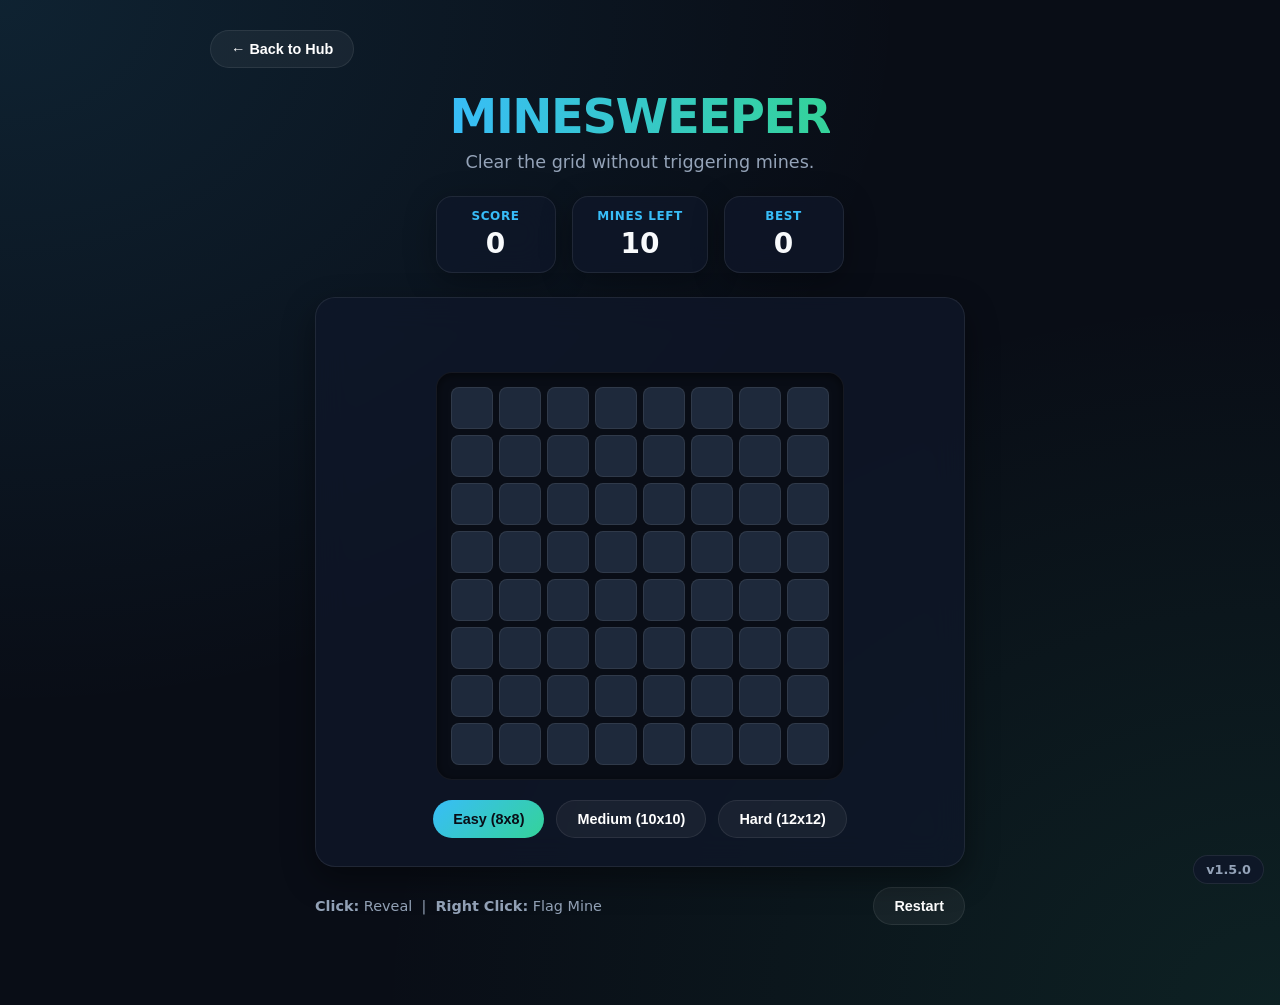
<file: minesweeper.html>
<!DOCTYPE html>
<html lang="en">
<head>
  <meta charset="UTF-8" />
  <meta name="viewport" content="width=device-width, initial-scale=1.0" />
  <title>Minesweeper Arcade</title>
  <style>
    * {
      box-sizing: border-box;
      margin: 0;
      padding: 0;
      user-select: none;
    }

    body {
      font-family: 'Segoe UI', system-ui, -apple-system, Roboto, sans-serif;
      background: #090d16;
      background-image: 
        radial-gradient(at 0% 0%, rgba(56, 189, 248, 0.12) 0px, transparent 50%),
        radial-gradient(at 100% 100%, rgba(52, 211, 153, 0.1) 0px, transparent 50%);
      color: #f8fafc;
      min-height: 100vh;
      display: flex;
      flex-direction: column;
      align-items: center;
    }

    .app-container {
      width: 100%;
      max-width: 900px;
      padding: 30px 20px 80px;
      display: flex;
      flex-direction: column;
      align-items: center;
    }

    .top-bar {
      width: 100%;
      display: flex;
      justify-content: flex-start;
      margin-bottom: 20px;
    }

    header {
      text-align: center;
      margin-bottom: 24px;
    }

    header h1 {
      font-size: 3rem;
      font-weight: 800;
      letter-spacing: -0.03em;
      background: linear-gradient(to right, #38bdf8, #34d399);
      -webkit-background-clip: text;
      -webkit-text-fill-color: transparent;
      margin-bottom: 8px;
    }

    header p {
      color: #94a3b8;
      font-size: 1.1rem;
    }

    .scores-wrapper {
      display: flex;
      gap: 16px;
      margin-bottom: 24px;
    }

    .score-card {
      background: rgba(15, 23, 42, 0.75);
      backdrop-filter: blur(16px);
      border: 1px solid rgba(255, 255, 255, 0.08);
      border-radius: 16px;
      padding: 12px 24px;
      text-align: center;
      min-width: 120px;
      box-shadow: 0 8px 32px rgba(0, 0, 0, 0.3);
    }

    .score-label {
      font-size: 0.75rem;
      font-weight: 800;
      text-transform: uppercase;
      letter-spacing: 0.05em;
      color: #38bdf8;
      margin-bottom: 4px;
    }

    .score-value {
      font-size: 1.75rem;
      font-weight: 800;
      color: #f8fafc;
    }

    .game-wrapper {
      position: relative;
      width: 100%;
      max-width: 650px;
      background: rgba(15, 23, 42, 0.75);
      backdrop-filter: blur(16px);
      border: 1px solid rgba(255, 255, 255, 0.08);
      border-radius: 20px;
      padding: 28px;
      box-shadow: 0 12px 32px rgba(0, 0, 0, 0.4);
      display: flex;
      flex-direction: column;
      align-items: center;
    }

    .board-container {
      display: flex;
      justify-content: center;
      margin-bottom: 20px;
      width: 100%;
      overflow-x: auto;
    }

    .board {
      display: grid;
      gap: 6px;
      background-color: #090d16;
      padding: 14px;
      border-radius: 16px;
      border: 1px solid rgba(255, 255, 255, 0.05);
      box-shadow: inset 0 2px 10px rgba(0, 0, 0, 0.5);
    }

    .cell {
      width: 42px;
      height: 42px;
      border-radius: 8px;
      display: flex;
      align-items: center;
      justify-content: center;
      font-size: 1.25rem;
      font-weight: 800;
      cursor: pointer;
      background-color: #1e293b;
      border: 1px solid rgba(255, 255, 255, 0.08);
      color: #f8fafc;
      transition: all 0.2s cubic-bezier(0.4, 0, 0.2, 1);
    }

    .cell:hover:not(.revealed) {
      background-color: #334155;
      border-color: #38bdf8;
      transform: translateY(-2px);
      box-shadow: 0 4px 12px rgba(56, 189, 248, 0.2);
    }

    .cell.revealed {
      background-color: #0f172a;
      border-color: rgba(255, 255, 255, 0.03);
      cursor: default;
      transform: none;
      box-shadow: none;
    }

    .cell.mine {
      background-color: #ef4444;
      border-color: #f87171;
      animation: pulseMine 0.3s cubic-bezier(0.4, 0, 0.2, 1);
    }

    .cell.flagged {
      color: #fbbf24;
    }

    @keyframes pulseMine {
      0% { transform: scale(0.8); }
      50% { transform: scale(1.1); }
      100% { transform: scale(1); }
    }

    /* Number Colors */
    .c-1 { color: #38bdf8; }
    .c-2 { color: #34d399; }
    .c-3 { color: #f43f5e; }
    .c-4 { color: #a855f7; }
    .c-5 { color: #fbbf24; }
    .c-6 { color: #06b6d4; }
    .c-7 { color: #ec4899; }
    .c-8 { color: #94a3b8; }

    .btn-group {
      display: flex;
      gap: 12px;
      flex-wrap: wrap;
      justify-content: center;
    }

    .btn {
      background: rgba(255, 255, 255, 0.05);
      color: #ffffff;
      border: 1px solid rgba(255, 255, 255, 0.08);
      border-radius: 20px;
      padding: 10px 20px;
      font-size: 0.9rem;
      font-weight: 700;
      cursor: pointer;
      text-decoration: none;
      transition: all 0.2s cubic-bezier(0.4, 0, 0.2, 1);
      display: inline-flex;
      align-items: center;
      justify-content: center;
    }

    .btn:hover {
      border-color: #38bdf8;
      background: rgba(56, 189, 248, 0.15);
      color: #38bdf8;
      transform: scale(1.05);
      box-shadow: 0 0 16px rgba(56, 189, 248, 0.3);
    }

    .btn-primary {
      background: linear-gradient(135deg, #38bdf8, #34d399);
      color: #090d16;
      border: none;
      font-weight: 800;
    }

    .btn-primary:hover {
      background: linear-gradient(135deg, #38bdf8, #34d399);
      color: #090d16;
      box-shadow: 0 0 16px rgba(56, 189, 248, 0.4);
    }

    .controls-info {
      margin-top: 20px;
      display: flex;
      justify-content: space-between;
      align-items: center;
      width: 100%;
      max-width: 650px;
      color: #94a3b8;
      font-size: 0.9rem;
    }

    .status-banner {
      margin-bottom: 16px;
      font-size: 1.25rem;
      font-weight: 800;
      min-height: 30px;
      text-align: center;
    }

    .status-win { color: #34d399; }
    .status-lose { color: #f43f5e; }

    .version {
      position: fixed;
      bottom: 16px;
      right: 16px;
      font-size: 0.8rem;
      font-weight: 600;
      color: #94a3b8;
      background: rgba(15, 23, 42, 0.8);
      backdrop-filter: blur(8px);
      border: 1px solid rgba(255, 255, 255, 0.08);
      padding: 6px 12px;
      border-radius: 20px;
      z-index: 100;
    }
  </style>
</head>
<body>

  <div class="app-container">
    <div class="top-bar">
      <button class="btn" onclick="history.back()">← Back to Hub</button>
    </div>

    <header>
      <h1>MINESWEEPER</h1>
      <p>Clear the grid without triggering mines.</p>
    </header>

    <div class="scores-wrapper">
      <div class="score-card">
        <div class="score-label">Score</div>
        <div class="score-value" id="score">0</div>
      </div>
      <div class="score-card">
        <div class="score-label">Mines Left</div>
        <div class="score-value" id="mineCount">10</div>
      </div>
      <div class="score-card">
        <div class="score-label">Best</div>
        <div class="score-value" id="highScore">0</div>
      </div>
    </div>

    <div class="game-wrapper">
      <div class="status-banner" id="statusMessage"></div>
      
      <div class="board-container">
        <div id="gameBoard" class="board"></div>
      </div>

      <div class="btn-group">
        <button class="btn btn-primary" id="btn-easy" onclick="resetGame('easy')">Easy (8x8)</button>
        <button class="btn" id="btn-medium" onclick="resetGame('medium')">Medium (10x10)</button>
        <button class="btn" id="btn-hard" onclick="resetGame('hard')">Hard (12x12)</button>
      </div>
    </div>

    <div class="controls-info">
      <span><strong>Click:</strong> Reveal &nbsp;|&nbsp; <strong>Right Click:</strong> Flag Mine</span>
      <button class="btn" onclick="resetGame()">Restart</button>
    </div>
  </div>

  <div class="version">v1.5.0</div>

  <script>
    const settings = {
      easy: { rows: 8, cols: 8, mines: 10 },
      medium: { rows: 10, cols: 10, mines: 18 },
      hard: { rows: 12, cols: 12, mines: 30 }
    };

    let currentDifficulty = 'easy';
    let numRows = settings.easy.rows;
    let numCols = settings.easy.cols;
    let numMines = settings.easy.mines;

    const gameBoard = document.getElementById("gameBoard");
    const scoreDisplay = document.getElementById("score");
    const mineCountDisplay = document.getElementById("mineCount");
    const highScoreDisplay = document.getElementById("highScore");
    const statusMessage = document.getElementById("statusMessage");

    let board = [];
    let score = 0;
    let flagsUsed = 0;
    let gameOver = false;
    let firstClick = true;
    
    // Load high score from both standard hub key names
    let highScore = parseInt(localStorage.getItem("minesweeperHighScore") || localStorage.getItem("minesweeper_highscore")) || 0;

    highScoreDisplay.textContent = highScore;

    function saveHighScore() {
      if (score > highScore) {
        highScore = score;
        // Sync score across both localStorage key conventions used by the hub
        localStorage.setItem("minesweeperHighScore", highScore);
        localStorage.setItem("minesweeper_highscore", highScore);
      }
      highScoreDisplay.textContent = highScore;
    }

    function initializeBoard() {
      board = [];
      gameOver = false;
      firstClick = true;
      flagsUsed = 0;
      statusMessage.textContent = "";
      statusMessage.className = "status-banner";

      gameBoard.style.gridTemplateColumns = `repeat(${numCols}, 42px)`;

      for (let i = 0; i < numRows; i++) {
        board[i] = [];
        for (let j = 0; j < numCols; j++) {
          board[i][j] = {
            isMine: false,
            revealed: false,
            flagged: false,
            count: 0
          };
        }
      }

      updateMineCounter();
    }

    function placeMines(firstRow, firstCol) {
      let minesPlaced = 0;
      while (minesPlaced < numMines) {
        const row = Math.floor(Math.random() * numRows);
        const col = Math.floor(Math.random() * numCols);

        const isSafeZone = Math.abs(row - firstRow) <= 1 && Math.abs(col - firstCol) <= 1;

        if (!board[row][col].isMine && !isSafeZone) {
          board[row][col].isMine = true;
          minesPlaced++;
        }
      }

      for (let i = 0; i < numRows; i++) {
        for (let j = 0; j < numCols; j++) {
          if (!board[i][j].isMine) {
            let count = 0;
            for (let dx = -1; dx <= 1; dx++) {
              for (let dy = -1; dy <= 1; dy++) {
                const ni = i + dx;
                const nj = j + dy;
                if (
                  ni >= 0 && ni < numRows &&
                  nj >= 0 && nj < numCols &&
                  board[ni][nj].isMine
                ) {
                  count++;
                }
              }
            }
            board[i][j].count = count;
          }
        }
      }
    }

    function revealCell(row, col) {
      if (gameOver) return;
      if (row < 0 || row >= numRows || col < 0 || col >= numCols) return;

      const cellData = board[row][col];
      if (cellData.revealed || cellData.flagged) return;

      if (firstClick) {
        firstClick = false;
        placeMines(row, col);
      }

      cellData.revealed = true;

      if (cellData.isMine) {
        endGame(false);
        return;
      }

      score += 10;
      updateScoreboard();

      if (cellData.count === 0) {
        for (let dx = -1; dx <= 1; dx++) {
          for (let dy = -1; dy <= 1; dy++) {
            if (dx !== 0 || dy !== 0) {
              revealCell(row + dx, col + dy);
            }
          }
        }
      }

      checkWin();
      renderBoard();
    }

    function toggleFlag(row, col) {
      if (gameOver || firstClick) return;

      const cellData = board[row][col];
      if (cellData.revealed) return;

      cellData.flagged = !cellData.flagged;
      flagsUsed += cellData.flagged ? 1 : -1;

      if (cellData.flagged) {
        if (cellData.isMine) score += 15;
      } else {
        if (cellData.isMine) score -= 15;
      }

      updateMineCounter();
      updateScoreboard();
      renderBoard();
    }

    function endGame(isWin) {
      gameOver = true;
      
      for (let i = 0; i < numRows; i++) {
        for (let j = 0; j < numCols; j++) {
          if (board[i][j].isMine) {
            board[i][j].revealed = true;
          }
        }
      }

      if (isWin) {
        score += 100;
        updateScoreboard();
        statusMessage.textContent = "🎉 Board Cleared! You Win!";
        statusMessage.className = "status-banner status-win";
      } else {
        statusMessage.textContent = "💥 Game Over! You hit a mine.";
        statusMessage.className = "status-banner status-lose";
      }

      renderBoard();
    }

    function checkWin() {
      let revealedCount = 0;
      for (let i = 0; i < numRows; i++) {
        for (let j = 0; j < numCols; j++) {
          if (board[i][j].revealed) revealedCount++;
        }
      }

      if (revealedCount === numRows * numCols - numMines) {
        endGame(true);
      }
    }

    function updateScoreboard() {
      score = Math.max(0, score);
      scoreDisplay.textContent = score;
      saveHighScore();
    }

    function updateMineCounter() {
      mineCountDisplay.textContent = numMines - flagsUsed;
    }

    function updateActiveButtons(diff) {
      ['easy', 'medium', 'hard'].forEach(d => {
        const btn = document.getElementById(`btn-${d}`);
        if (d === diff) {
          btn.className = 'btn btn-primary';
        } else {
          btn.className = 'btn';
        }
      });
    }

    function resetGame(diff = currentDifficulty) {
      currentDifficulty = diff;
      numRows = settings[diff].rows;
      numCols = settings[diff].cols;
      numMines = settings[diff].mines;

      updateActiveButtons(diff);
      score = 0;
      updateScoreboard();
      initializeBoard();
      renderBoard();
    }

    function renderBoard() {
      gameBoard.innerHTML = "";

      for (let i = 0; i < numRows; i++) {
        for (let j = 0; j < numCols; j++) {
          const cellData = board[i][j];
          const cell = document.createElement("div");
          cell.className = "cell";

          if (cellData.revealed) {
            cell.classList.add("revealed");
            if (cellData.isMine) {
              cell.classList.add("mine");
              cell.textContent = "💣";
            } else if (cellData.count > 0) {
              cell.textContent = cellData.count;
              cell.classList.add(`c-${cellData.count}`);
            }
          } else if (cellData.flagged) {
            cell.classList.add("flagged");
            cell.textContent = "🚩";
          }

          cell.addEventListener("click", () => revealCell(i, j));
          cell.addEventListener("contextmenu", (e) => {
            e.preventDefault();
            toggleFlag(i, j);
          });

          gameBoard.appendChild(cell);
        }
      }
    }

    // Initialize game
    resetGame();
  </script>

<script src="https://static.app/js/static.js" type="text/javascript"></script>
</body>
</html>
</file>
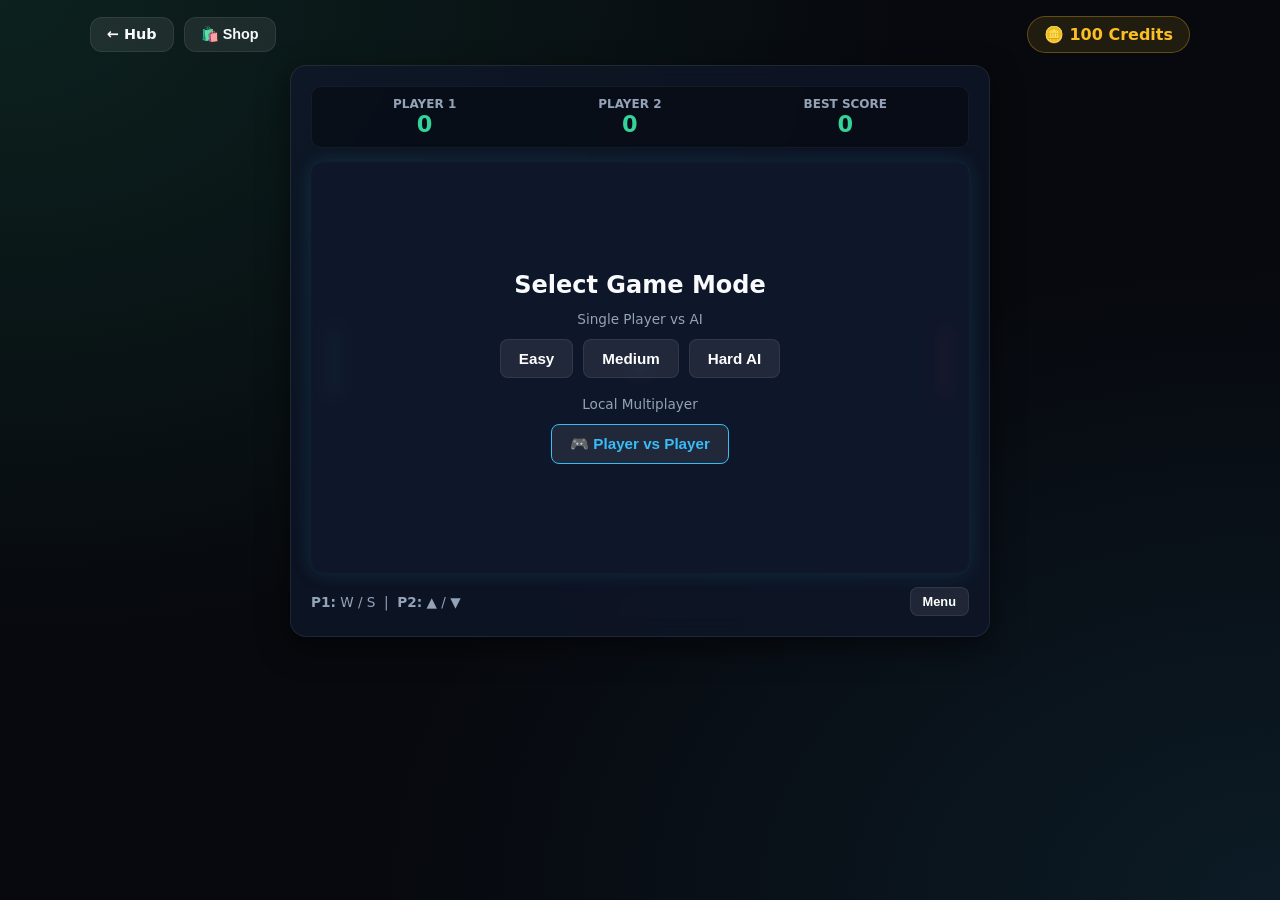
<file: pong.html>
<!DOCTYPE html>
<html lang="en">
<head>
  <meta charset="UTF-8" />
  <meta name="viewport" content="width=device-width, initial-scale=1.0" />
  <title>Pong Arcade - VIP Edition</title>
  <style>
    :root {
      --bg-dark: #07090e;
      --card-bg: rgba(15, 23, 42, 0.75);
      --border-color: rgba(255, 255, 255, 0.08);
      --primary-cyan: #38bdf8;
      --primary-emerald: #34d399;
      --premium-gold: #fbbf24;
      --text-muted: #94a3b8;
    }

    * {
      box-sizing: border-box;
      margin: 0;
      padding: 0;
      user-select: none;
    }

    body {
      font-family: 'Segoe UI', system-ui, -apple-system, sans-serif;
      background: var(--bg-dark);
      background-image: 
        radial-gradient(at 0% 0%, rgba(52, 211, 153, 0.12) 0px, transparent 50%),
        radial-gradient(at 100% 100%, rgba(56, 189, 248, 0.1) 0px, transparent 50%);
      color: #f8fafc;
      min-height: 100vh;
      display: flex;
      flex-direction: column;
      align-items: center;
      padding: 16px;
    }

    .top-bar {
      width: 100%;
      max-width: 1100px;
      display: flex;
      justify-content: space-between;
      align-items: center;
      margin-bottom: 12px;
    }

    .nav-actions {
      display: flex;
      gap: 10px;
    }

    .btn-top {
      color: #f8fafc;
      background: rgba(255, 255, 255, 0.08);
      border: 1px solid var(--border-color);
      padding: 8px 16px;
      border-radius: 12px;
      text-decoration: none;
      font-size: 0.9rem;
      font-weight: 600;
      cursor: pointer;
      transition: all 0.2s;
    }

    .btn-top:hover {
      background: rgba(255, 255, 255, 0.15);
      border-color: var(--primary-cyan);
    }

    .btn-shop-toggle.active {
      background: rgba(251, 191, 36, 0.2);
      border-color: var(--premium-gold);
      color: var(--premium-gold);
    }

    .header-badges {
      display: flex;
      gap: 10px;
    }

    .credit-badge {
      background: rgba(251, 191, 36, 0.1);
      border: 1px solid rgba(251, 191, 36, 0.3);
      color: var(--premium-gold);
      padding: 8px 16px;
      border-radius: 20px;
      font-weight: 700;
    }

    .vip-badge {
      background: linear-gradient(135deg, rgba(251, 191, 36, 0.2), rgba(245, 158, 11, 0.3));
      border: 1px solid var(--premium-gold);
      color: var(--premium-gold);
      padding: 8px 16px;
      border-radius: 20px;
      font-weight: 800;
      display: none;
      animation: vipGlow 2s infinite alternate;
    }

    @keyframes vipGlow {
      from { box-shadow: 0 0 5px rgba(251, 191, 36, 0.3); }
      to { box-shadow: 0 0 15px rgba(251, 191, 36, 0.8); }
    }

    .game-layout {
      display: flex;
      gap: 20px;
      max-width: 1100px;
      width: 100%;
      justify-content: center;
      align-items: flex-start;
      transition: all 0.3s ease;
    }

    .game-container {
      position: relative;
      display: flex;
      flex-direction: column;
      align-items: center;
      background: var(--card-bg);
      backdrop-filter: blur(12px);
      padding: 20px;
      border-radius: 16px;
      border: 1px solid var(--border-color);
      box-shadow: 0 10px 30px rgba(0, 0, 0, 0.5);
      flex: 1;
      max-width: 700px;
    }

    .scoreboard {
      display: flex;
      justify-content: space-around;
      width: 100%;
      margin-bottom: 14px;
      background: rgba(0, 0, 0, 0.3);
      padding: 10px;
      border-radius: 10px;
      border: 1px solid rgba(255, 255, 255, 0.05);
    }

    .score-item {
      text-align: center;
    }

    .score-item span {
      display: block;
      font-size: 0.75rem;
      color: var(--text-muted);
      text-transform: uppercase;
      font-weight: 700;
    }

    .score-item strong {
      font-size: 1.4rem;
      color: var(--primary-emerald);
    }

    .canvas-wrapper {
      position: relative;
      width: 100%;
      display: flex;
      justify-content: center;
    }

    canvas {
      border: 2px solid rgba(56, 189, 248, 0.3);
      border-radius: 10px;
      background-color: #0f172a;
      display: block;
      box-shadow: 0 0 20px rgba(56, 189, 248, 0.15);
      width: 100%;
      height: auto;
      aspect-ratio: 16 / 10;
    }

    .overlay-screen {
      position: absolute;
      inset: 0;
      background: rgba(15, 23, 42, 0.94);
      backdrop-filter: blur(8px);
      border-radius: 10px;
      display: flex;
      flex-direction: column;
      justify-content: center;
      align-items: center;
      gap: 12px;
      padding: 24px;
      text-align: center;
      z-index: 10;
    }

    .btn-group {
      display: flex;
      gap: 10px;
      flex-wrap: wrap;
      justify-content: center;
    }

    .btn {
      background: rgba(255, 255, 255, 0.08);
      color: #ffffff;
      border: 1px solid var(--border-color);
      border-radius: 8px;
      padding: 10px 18px;
      font-size: 0.95rem;
      font-weight: 600;
      cursor: pointer;
      text-decoration: none;
      transition: all 0.2s;
    }

    .btn:hover {
      border-color: var(--primary-cyan);
      background: rgba(56, 189, 248, 0.15);
      color: var(--primary-cyan);
    }

    .controls-info {
      margin-top: 14px;
      display: flex;
      justify-content: space-between;
      align-items: center;
      width: 100%;
      color: var(--text-muted);
      font-size: 0.85rem;
    }

    /* Collapsible Shop Panel */
    .shop-panel {
      width: 360px;
      background: var(--card-bg);
      backdrop-filter: blur(12px);
      border: 1px solid var(--border-color);
      border-radius: 16px;
      padding: 20px;
      display: flex;
      flex-direction: column;
      gap: 16px;
      max-height: 560px;
      overflow-y: auto;
      transition: all 0.3s ease;
      position: relative;
    }

    .shop-panel.hidden {
      display: none;
    }

    .shop-panel h2 {
      font-size: 1.25rem;
      color: var(--premium-gold);
      border-bottom: 1px solid var(--border-color);
      padding-bottom: 8px;
      display: flex;
      justify-content: space-between;
      align-items: center;
    }

    .shop-section h3 {
      font-size: 0.8rem;
      color: var(--text-muted);
      text-transform: uppercase;
      letter-spacing: 0.05em;
      margin-bottom: 10px;
    }

    .item-grid {
      display: grid;
      grid-template-columns: repeat(2, 1fr);
      gap: 10px;
    }

    .shop-item {
      background: rgba(0, 0, 0, 0.3);
      border: 1px solid var(--border-color);
      border-radius: 10px;
      padding: 10px;
      display: flex;
      flex-direction: column;
      align-items: center;
      gap: 6px;
      cursor: pointer;
      transition: all 0.2s;
      position: relative;
      overflow: hidden;
    }

    .shop-item:hover {
      border-color: var(--primary-cyan);
      background: rgba(56, 189, 248, 0.05);
    }

    .shop-item.equipped {
      border-color: var(--primary-emerald);
      background: rgba(52, 211, 153, 0.1);
    }

    /* VIP Locked Card Styling */
    .shop-item.vip-locked {
      border-color: rgba(251, 191, 36, 0.3);
      background: linear-gradient(180deg, rgba(251, 191, 36, 0.04) 0%, rgba(0, 0, 0, 0.4) 100%);
    }

    .shop-item.vip-locked:hover {
      border-color: var(--premium-gold);
      background: rgba(251, 191, 36, 0.1);
    }

    .shop-item .vip-badge-tag {
      position: absolute;
      top: 4px;
      right: 4px;
      background: linear-gradient(135deg, #fbbf24, #f59e0b);
      color: #07090e;
      font-size: 0.6rem;
      font-weight: 800;
      padding: 2px 6px;
      border-radius: 4px;
      text-transform: uppercase;
    }

    .shop-item .lock-icon {
      position: absolute;
      font-size: 1.1rem;
      top: 50%;
      left: 50%;
      transform: translate(-50%, -70%);
      pointer-events: none;
      filter: drop-shadow(0 2px 4px rgba(0, 0, 0, 0.8));
    }

    .preview-dot {
      width: 28px;
      height: 28px;
      border-radius: 6px;
    }

    /* Animated Shop Previews */
    .animated-rainbow {
      background: linear-gradient(135deg, #ff0000, #ff7f00, #ffff00, #00ff00, #0000ff, #8b00ff);
      background-size: 200% 200%;
      animation: rainbowGrad 3s ease infinite;
    }

    .animated-cyber {
      background: linear-gradient(135deg, #ff007f, #00f0ff);
      background-size: 200% 200%;
      animation: rainbowGrad 2s ease infinite;
    }

    .animated-gold {
      background: linear-gradient(135deg, #ffe259, #ffa751);
      background-size: 200% 200%;
      animation: rainbowGrad 2.5s ease infinite;
    }

    @keyframes rainbowGrad {
      0% { background-position: 0% 50%; }
      50% { background-position: 100% 50%; }
      100% { background-position: 0% 50%; }
    }

    .shop-item span {
      font-size: 0.8rem;
      font-weight: 700;
    }

    .shop-item .price {
      font-size: 0.75rem;
      color: var(--premium-gold);
    }

    /* VIP Teaser Modal */
    .vip-teaser-modal {
      position: absolute;
      inset: 0;
      background: rgba(7, 9, 14, 0.92);
      backdrop-filter: blur(8px);
      z-index: 20;
      border-radius: 16px;
      padding: 24px 20px;
      display: flex;
      flex-direction: column;
      align-items: center;
      justify-content: center;
      text-align: center;
      gap: 14px;
      opacity: 0;
      pointer-events: none;
      transition: opacity 0.25s ease;
    }

    .vip-teaser-modal.visible {
      opacity: 1;
      pointer-events: auto;
    }

    .vip-teaser-modal h3 {
      font-size: 1.3rem;
      color: var(--premium-gold);
      display: flex;
      align-items: center;
      gap: 6px;
    }

    .vip-teaser-modal p {
      font-size: 0.85rem;
      color: var(--text-muted);
      line-height: 1.4;
    }

    .vip-perks-list {
      background: rgba(255, 255, 255, 0.03);
      border: 1px solid var(--border-color);
      border-radius: 10px;
      padding: 10px 14px;
      width: 100%;
      text-align: left;
      font-size: 0.8rem;
      display: flex;
      flex-direction: column;
      gap: 6px;
    }

    .vip-perk-item {
      display: flex;
      align-items: center;
      gap: 8px;
    }

    .teaser-actions {
      display: flex;
      flex-direction: column;
      gap: 8px;
      width: 100%;
      margin-top: 6px;
    }

    .upgrade-btn {
      background: linear-gradient(135deg, #fbbf24, #f59e0b);
      color: #07090e;
      text-decoration: none;
      font-weight: 800;
      font-size: 0.9rem;
      padding: 10px;
      border-radius: 10px;
      transition: transform 0.2s;
    }

    .upgrade-btn:hover {
      transform: scale(1.02);
    }

    .close-teaser-btn {
      background: transparent;
      border: 1px solid var(--border-color);
      color: var(--text-muted);
      padding: 6px;
      border-radius: 8px;
      font-size: 0.8rem;
      cursor: pointer;
    }

    .close-teaser-btn:hover {
      color: #fff;
    }
  </style>
</head>
<body>

  <div class="top-bar">
    <div class="nav-actions">
      <a href="index.html" class="btn-top">← Hub</a>
      <button class="btn-top btn-shop-toggle" id="toggleShopBtn" onclick="toggleShop()">🛍️ Shop</button>
    </div>
    <div class="header-badges">
      <div class="vip-badge" id="vipBadge">👑 VIP ACTIVE</div>
      <div class="credit-badge">🪙 <span id="tokenBalance">100</span> Credits</div>
    </div>
  </div>

  <div class="game-layout">
    <div class="game-container">
      <div class="scoreboard">
        <div class="score-item">
          <span>Player 1</span>
          <strong id="p1Score">0</strong>
        </div>
        <div class="score-item">
          <span id="p2Label">Player 2</span>
          <strong id="p2Score">0</strong>
        </div>
        <div class="score-item">
          <span>Best Score</span>
          <strong id="highScore">0</strong>
        </div>
      </div>

      <div class="canvas-wrapper">
        <canvas id="gameCanvas" width="800" height="500"></canvas>

        <!-- Main Menu Overlay -->
        <div id="startScreen" class="overlay-screen">
          <h2>Select Game Mode</h2>
          
          <p style="color: var(--text-muted); font-size: 0.85rem;">Single Player vs AI</p>
          <div class="btn-group">
            <button class="btn" onclick="startGame('ai', 'easy')">Easy</button>
            <button class="btn" onclick="startGame('ai', 'medium')">Medium</button>
            <button class="btn" onclick="startGame('ai', 'hard')">Hard AI</button>
          </div>

          <p style="color: var(--text-muted); font-size: 0.85rem; margin-top: 6px;">Local Multiplayer</p>
          <div class="btn-group">
            <button class="btn" onclick="startGame('pvp')" style="border-color: var(--primary-cyan); color: var(--primary-cyan);">🎮 Player vs Player</button>
          </div>
        </div>
      </div>

      <div class="controls-info">
        <span><strong>P1:</strong> W / S &nbsp;|&nbsp; <strong>P2:</strong> ▲ / ▼</span>
        <button class="btn" style="padding: 6px 12px; font-size: 0.8rem;" onclick="showMenu()">Menu</button>
      </div>
    </div>

    <!-- Arcade Customizer Side Shop Panel -->
    <div class="shop-panel hidden" id="shopPanel">
      <h2>
        <span>🛍️ Arcade Customizer</span>
      </h2>
      
      <div class="shop-section">
        <h3>Paddle Customization</h3>
        <div class="item-grid" id="paddleShop"></div>
      </div>

      <!-- VIP Teaser Modal -->
      <div class="vip-teaser-modal" id="vipTeaserModal">
        <h3>👑 VIP Perk Locked</h3>
        <p>You're viewing an exclusive VIP cosmetic! Upgrade your account to unlock this item along with other premium perks.</p>
        
        <div class="vip-perks-list">
          <div class="vip-perk-item">🎨 <strong>Animated Skins:</strong> Gold Lux, Cyber Pulse, & Rainbow Chroma</div>
          <div class="vip-perk-item">⚡ <strong>2.5x Credits:</strong> Earn 25 🪙 per point scored instead of 10</div>
          <div class="vip-perk-item">🎁 <strong>Daily Vault:</strong> Access to the VIP Daily Rewards track</div>
        </div>

        <div class="teaser-actions">
          <a href="premium.html" class="upgrade-btn">Get VIP Pass</a>
          <button class="close-teaser-btn" onclick="closeTeaserModal()">Close</button>
        </div>
      </div>
    </div>
  </div>

  <script>
    const canvas = document.getElementById("gameCanvas");
    const ctx = canvas.getContext("2d");

    const p1ScoreDisplay = document.getElementById("p1Score");
    const p2ScoreDisplay = document.getElementById("p2Score");
    const p2LabelDisplay = document.getElementById("p2Label");
    const highScoreDisplay = document.getElementById("highScore");
    const tokenDisplay = document.getElementById("tokenBalance");
    const vipBadge = document.getElementById("vipBadge");
    const startScreen = document.getElementById("startScreen");
    const shopPanel = document.getElementById("shopPanel");
    const toggleShopBtn = document.getElementById("toggleShopBtn");
    const vipTeaserModal = document.getElementById("vipTeaserModal");

    let gameStarted = false;
    let gameMode = 'ai';
    let difficulty = 'medium';
    let animationFrameCount = 0;

    // Credit & Tier Syncing
    let tokens = parseInt(localStorage.getItem("hubTokens")) || 100;
    const tier = localStorage.getItem("hubTier") || (localStorage.getItem("isVIP") === "true" ? "vip" : "free");
    const isVIP = tier === "vip" || localStorage.getItem("hubVIP") === "true";

    let unlockedSkins = JSON.parse(localStorage.getItem("pongUnlockedSkins")) || ["emerald"];
    let equippedSkin = localStorage.getItem("pongEquippedSkin") || "emerald";

    let playerScore = 0;
    let opponentScore = 0;
    let highScore = parseInt(localStorage.getItem("pongHighScore")) || 0;

    if (isVIP) {
      vipBadge.style.display = 'block';
    }

    function syncState() {
      tokenDisplay.textContent = tokens;
      highScoreDisplay.textContent = highScore;
      localStorage.setItem("hubTokens", tokens);
    }

    function toggleShop() {
      shopPanel.classList.toggle('hidden');
      toggleShopBtn.classList.toggle('active');
    }

    function showTeaserModal() {
      vipTeaserModal.classList.add('visible');
    }

    function closeTeaserModal() {
      vipTeaserModal.classList.remove('visible');
    }

    // Skins Configuration (Matches Snake Shop Theme)
    const PADDLE_SKINS = [
      { id: 'emerald', name: 'Emerald', color: '#34d399', price: 0, vip: false },
      { id: 'cyan_glow', name: 'Neon Cyan', color: '#38bdf8', price: 40, vip: false },
      { id: 'cyber_pink', name: 'Cyber Pink', color: '#f43f5e', price: 80, vip: false },
      { id: 'purple_void', name: 'Void Glow', color: '#a855f7', price: 120, vip: false },
      // VIP Exclusive Skins
      { id: 'vip_gold', name: 'Gold Lux', animatedClass: 'animated-gold', price: 200, vip: true, isAnimated: true, colors: ['#ffe259', '#ffa751'] },
      { id: 'cyber_pulse', name: 'Cyberpunk', animatedClass: 'animated-cyber', price: 250, vip: true, isAnimated: true, colors: ['#ff007f', '#00f0ff'] },
      { id: 'rgb_rainbow', name: 'RGB Chroma', animatedClass: 'animated-rainbow', price: 300, vip: true, isAnimated: true, colors: ['#ff0000', '#ff7f00', '#ffff00', '#00ff00', '#0000ff', '#8b00ff'] }
    ];

    function renderShop() {
      const paddleGrid = document.getElementById('paddleShop');
      paddleGrid.innerHTML = '';

      PADDLE_SKINS.forEach(skin => {
        const owned = unlockedSkins.includes(skin.id);
        const isEquipped = equippedSkin === skin.id;
        const isLockedVIP = skin.vip && !isVIP;

        const item = document.createElement('div');
        item.className = `shop-item ${isEquipped ? 'equipped' : ''} ${isLockedVIP ? 'vip-locked' : ''}`;

        let previewStyle = skin.isAnimated ? '' : `background: ${skin.color}`;
        let previewClass = skin.isAnimated ? `preview-dot ${skin.animatedClass}` : 'preview-dot';

        item.innerHTML = `
          ${skin.vip ? '<span class="vip-badge-tag">VIP</span>' : ''}
          ${isLockedVIP ? '<span class="lock-icon">🔒</span>' : ''}
          <div class="${previewClass}" style="${previewStyle}"></div>
          <span>${skin.name}</span>
          <span class="price">${isLockedVIP ? 'VIP PERK' : isEquipped ? 'EQUIPPED' : owned ? 'OWNED' : `${skin.price} 🪙`}</span>
        `;
        item.onclick = () => buyOrEquipSkin(skin);
        paddleGrid.appendChild(item);
      });
    }

    function buyOrEquipSkin(skinObj) {
      if (skinObj.vip && !isVIP) {
        showTeaserModal();
        return;
      }

      const isOwned = unlockedSkins.includes(skinObj.id);

      if (!isOwned) {
        if (tokens < skinObj.price) {
          alert('Not enough credits!');
          return;
        }
        tokens -= skinObj.price;
        unlockedSkins.push(skinObj.id);
        localStorage.setItem('pongUnlockedSkins', JSON.stringify(unlockedSkins));
        syncState();
      }

      equippedSkin = skinObj.id;
      localStorage.setItem('pongEquippedSkin', skinObj.id);
      renderShop();
    }

    const paddleWidth = 12;
    const paddleHeight = 85;

    const player = { x: 20, y: 200, width: paddleWidth, height: paddleHeight, dy: 0, speed: 12 };
    const opponent = { x: 768, y: 200, width: paddleWidth, height: paddleHeight, dy: 0, speed: 9 };
    const ball = { x: 400, y: 250, radius: 8, dx: 6, dy: 6 };

    let keysPressed = {};

    function showMenu() {
      gameStarted = false;
      startScreen.style.display = "flex";
      syncState();
    }

    function startGame(mode, level = 'medium') {
      gameMode = mode;
      difficulty = level;

      if (gameMode === 'ai') {
        p2LabelDisplay.textContent = "AI";
        if (difficulty === 'easy') opponent.speed = 6;
        else if (difficulty === 'medium') opponent.speed = 9.5;
        else if (difficulty === 'hard') opponent.speed = 13;
      } else {
        p2LabelDisplay.textContent = "Player 2";
        opponent.speed = 12; // Matching human speed for Player 2
      }

      startScreen.style.display = "none";
      gameStarted = true;
      playerScore = 0;
      opponentScore = 0;
      updateScoreboard();
      resetBall();
    }

    function resetBall() {
      ball.x = canvas.width / 2;
      ball.y = canvas.height / 2;
      let baseSpeed = difficulty === 'easy' ? 6 : difficulty === 'medium' ? 8 : 10;
      ball.dx = baseSpeed * (Math.random() > 0.5 ? 1 : -1);
      ball.dy = (Math.random() * 4 + 3) * (Math.random() > 0.5 ? 1 : -1);
    }

    function updateScoreboard() {
      if (playerScore > highScore) {
        highScore = playerScore;
        localStorage.setItem("pongHighScore", highScore);
      }
      p1ScoreDisplay.textContent = playerScore;
      p2ScoreDisplay.textContent = opponentScore;
      syncState();
    }

    document.addEventListener("keydown", (e) => { keysPressed[e.key] = true; });
    document.addEventListener("keyup", (e) => { keysPressed[e.key] = false; });

    function updateAI() {
      let targetY = ball.y;
      const paddleCenter = opponent.y + opponent.height / 2;
      const distance = targetY - paddleCenter;

      if (Math.abs(distance) > 4) {
        opponent.y += distance > 0 ? Math.min(opponent.speed, distance) : -Math.min(opponent.speed, Math.abs(distance));
      }
    }

    function update() {
      animationFrameCount++;
      if (!gameStarted) return;

      // Player 1 Controls (W/S)
      if (keysPressed["w"] || keysPressed["W"]) player.dy = -player.speed;
      else if (keysPressed["s"] || keysPressed["S"]) player.dy = player.speed;
      else player.dy = 0;

      // Player 2 or AI Controls
      if (gameMode === 'ai') {
        updateAI();
      } else {
        if (keysPressed["ArrowUp"]) opponent.dy = -opponent.speed;
        else if (keysPressed["ArrowDown"]) opponent.dy = opponent.speed;
        else opponent.dy = 0;
        opponent.y += opponent.dy;
      }

      player.y = Math.max(0, Math.min(canvas.height - player.height, player.y + player.dy));
      opponent.y = Math.max(0, Math.min(canvas.height - opponent.height, opponent.y));

      ball.x += ball.dx;
      ball.y += ball.dy;

      if (ball.y + ball.radius > canvas.height || ball.y - ball.radius < 0) ball.dy *= -1;

      [player, opponent].forEach((paddle) => {
        if (
          ball.x - ball.radius < paddle.x + paddle.width &&
          ball.x + ball.radius > paddle.x &&
          ball.y + ball.radius > paddle.y &&
          ball.y - ball.radius < paddle.y + paddle.height
        ) {
          ball.dx *= -1.05;
        }
      });

      if (ball.x < 0) {
        opponentScore++;
        updateScoreboard();
        resetBall();
      } else if (ball.x > canvas.width) {
        playerScore++;
        
        // Award credits on scoring a point
        const payoutRate = isVIP ? 25 : 10;
        tokens += payoutRate;
        
        updateScoreboard();
        resetBall();
      }
    }

    function createDynamicGradient(skinObj) {
      const angle = (animationFrameCount * 0.05) % (Math.PI * 2);
      const x1 = canvas.width / 2 + Math.cos(angle) * (canvas.width / 2);
      const y1 = canvas.height / 2 + Math.sin(angle) * (canvas.height / 2);
      const x2 = canvas.width / 2 - Math.cos(angle) * (canvas.width / 2);
      const y2 = canvas.height / 2 - Math.sin(angle) * (canvas.height / 2);

      const grad = ctx.createLinearGradient(x1, y1, x2, y2);
      const colors = skinObj.colors;
      colors.forEach((c, idx) => {
        grad.addColorStop(idx / (colors.length - 1), c);
      });
      return grad;
    }

    function draw() {
      ctx.fillStyle = "#0f172a";
      ctx.fillRect(0, 0, canvas.width, canvas.height);

      // Draw dashed center line
      ctx.strokeStyle = "rgba(255, 255, 255, 0.05)";
      ctx.setLineDash([10, 10]);
      ctx.beginPath();
      ctx.moveTo(canvas.width / 2, 0);
      ctx.lineTo(canvas.width / 2, canvas.height);
      ctx.stroke();
      ctx.setLineDash([]);

      // Paddle Style Lookup
      const paddleSkinObj = PADDLE_SKINS.find(s => s.id === equippedSkin) || PADDLE_SKINS[0];
      const paddleStyle = paddleSkinObj.isAnimated ? createDynamicGradient(paddleSkinObj) : paddleSkinObj.color;

      // Draw Player 1
      ctx.fillStyle = paddleStyle;
      ctx.fillRect(player.x, player.y, player.width, player.height);

      // Draw Opponent / P2
      ctx.fillStyle = gameMode === 'pvp' ? paddleStyle : "#f43f5e";
      ctx.fillRect(opponent.x, opponent.y, opponent.width, opponent.height);

      // Draw Ball
      ctx.fillStyle = "#38bdf8";
      ctx.shadowColor = "#38bdf8";
      ctx.shadowBlur = 8;
      ctx.beginPath();
      ctx.arc(ball.x, ball.y, ball.radius, 0, Math.PI * 2);
      ctx.fill();
      ctx.shadowBlur = 0;
    }

    function loop() {
      update();
      draw();
      requestAnimationFrame(loop);
    }

    syncState();
    renderShop();
    loop();
  </script>

<script src="https://static.app/js/static.js" type="text/javascript"></script>
</body>
</html>
</file>
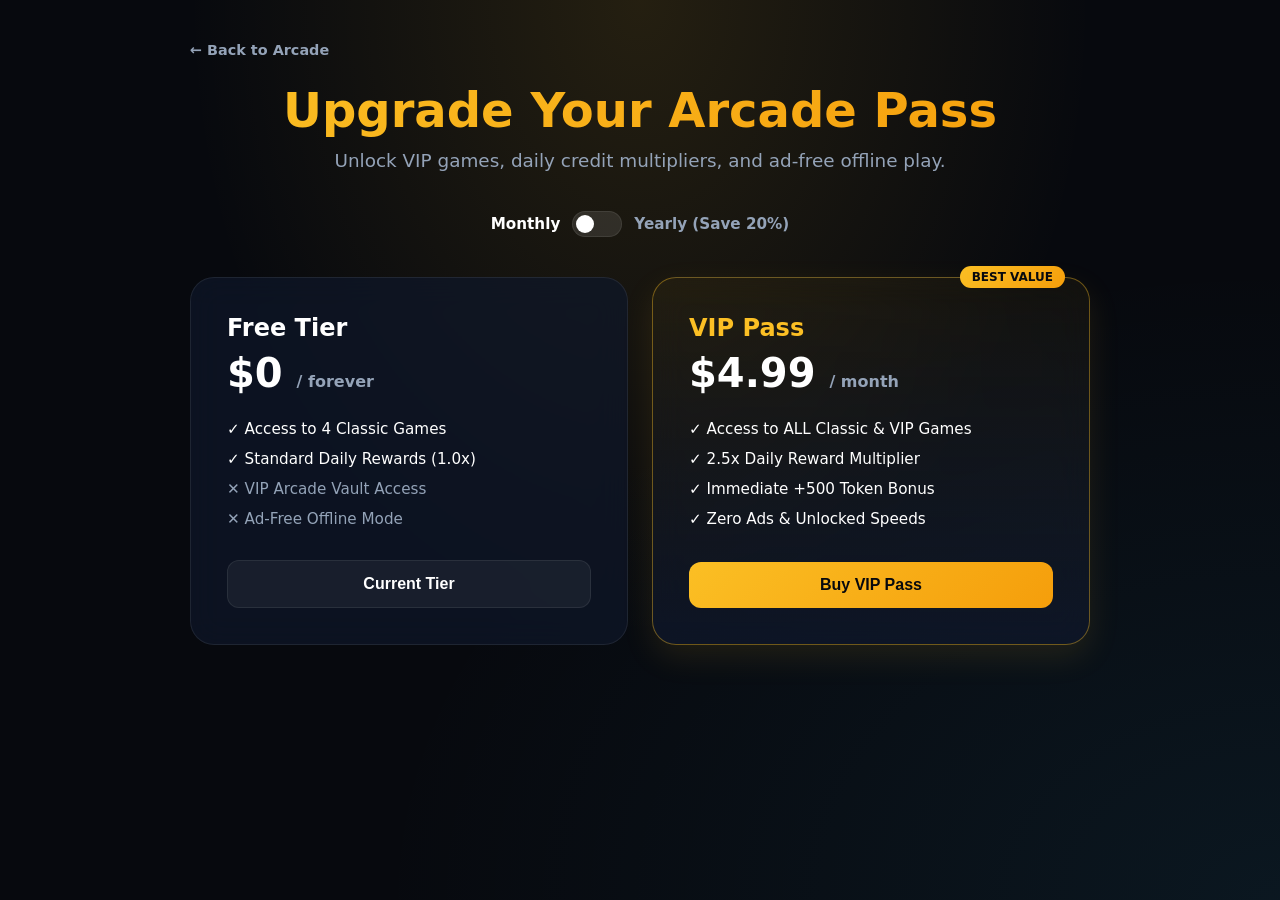
<file: premium.html>
<!DOCTYPE html>
<html lang="en">
<head>
  <meta charset="UTF-8" />
  <meta name="viewport" content="width=device-width, initial-scale=1.0" />
  <title>VIP Pass Upgrade - Arcade Hub</title>
  <style>
    :root {
      --bg-dark: #07090e;
      --card-bg: rgba(15, 23, 42, 0.7);
      --border-color: rgba(255, 255, 255, 0.08);
      --primary-cyan: #38bdf8;
      --primary-emerald: #34d399;
      --premium-gold: #fbbf24;
      --text-muted: #94a3b8;
    }

    * {
      box-sizing: border-box;
      margin: 0;
      padding: 0;
      user-select: none;
    }

    body {
      font-family: 'Segoe UI', system-ui, -apple-system, sans-serif;
      background: var(--bg-dark);
      background-image: 
        radial-gradient(at 50% 0%, rgba(251, 191, 36, 0.12) 0px, transparent 50%),
        radial-gradient(at 100% 100%, rgba(56, 189, 248, 0.08) 0px, transparent 50%);
      color: #fff;
      min-height: 100vh;
      display: flex;
      flex-direction: column;
      align-items: center;
      padding: 40px 20px;
    }

    .container {
      width: 100%;
      max-width: 900px;
    }

    .back-nav {
      display: inline-flex;
      align-items: center;
      gap: 8px;
      color: var(--text-muted);
      text-decoration: none;
      font-weight: 700;
      font-size: 0.9rem;
      margin-bottom: 24px;
      transition: color 0.2s;
    }

    .back-nav:hover {
      color: var(--premium-gold);
    }

    .header-section {
      text-align: center;
      margin-bottom: 40px;
    }

    .header-section h1 {
      font-size: 3rem;
      font-weight: 800;
      background: linear-gradient(135deg, #fbbf24, #f59e0b);
      -webkit-background-clip: text;
      -webkit-text-fill-color: transparent;
      margin-bottom: 12px;
    }

    .header-section p {
      color: var(--text-muted);
      font-size: 1.15rem;
    }

    .billing-toggle {
      display: flex;
      justify-content: center;
      align-items: center;
      gap: 12px;
      margin-bottom: 40px;
    }

    .toggle-label {
      font-size: 0.95rem;
      font-weight: 700;
      color: var(--text-muted);
    }

    .toggle-label.active {
      color: #fff;
    }

    .switch {
      position: relative;
      display: inline-block;
      width: 50px;
      height: 26px;
    }

    .switch input {
      opacity: 0;
      width: 0;
      height: 0;
    }

    .slider {
      position: absolute;
      cursor: pointer;
      inset: 0;
      background-color: rgba(255, 255, 255, 0.1);
      border: 1px solid var(--border-color);
      transition: .3s;
      border-radius: 34px;
    }

    .slider:before {
      position: absolute;
      content: "";
      height: 18px;
      width: 18px;
      left: 3px;
      bottom: 3px;
      background-color: #fff;
      transition: .3s;
      border-radius: 50%;
    }

    input:checked + .slider {
      background-color: var(--premium-gold);
    }

    input:checked + .slider:before {
      transform: translateX(24px);
      background-color: #07090e;
    }

    .plans-grid {
      display: grid;
      grid-template-columns: repeat(2, 1fr);
      gap: 24px;
    }

    .plan-card {
      background: var(--card-bg);
      backdrop-filter: blur(16px);
      border: 1px solid var(--border-color);
      border-radius: 24px;
      padding: 36px;
      display: flex;
      flex-direction: column;
      position: relative;
    }

    .plan-card.featured {
      border-color: rgba(251, 191, 36, 0.4);
      background: linear-gradient(180deg, rgba(251, 191, 36, 0.05) 0%, rgba(15, 23, 42, 0.8) 100%);
      box-shadow: 0 12px 32px rgba(251, 191, 36, 0.1);
    }

    .plan-badge {
      position: absolute;
      top: -12px;
      right: 24px;
      background: linear-gradient(135deg, #fbbf24, #f59e0b);
      color: #07090e;
      font-size: 0.75rem;
      font-weight: 800;
      padding: 4px 12px;
      border-radius: 12px;
      text-transform: uppercase;
    }

    .plan-title {
      font-size: 1.5rem;
      font-weight: 800;
      margin-bottom: 8px;
    }

    .plan-price {
      font-size: 2.5rem;
      font-weight: 800;
      margin-bottom: 24px;
    }

    .plan-price span {
      font-size: 1rem;
      color: var(--text-muted);
      font-weight: 600;
    }

    .feature-list {
      list-style: none;
      margin-bottom: 32px;
      display: flex;
      flex-direction: column;
      gap: 12px;
    }

    .feature-item {
      display: flex;
      align-items: center;
      gap: 10px;
      font-size: 0.95rem;
      color: var(--text-muted);
    }

    .feature-item.active {
      color: #fff;
    }

    .plan-btn {
      margin-top: auto;
      width: 100%;
      padding: 14px;
      border-radius: 12px;
      border: 1px solid var(--border-color);
      background: rgba(255, 255, 255, 0.05);
      color: #fff;
      font-weight: 700;
      font-size: 1rem;
      cursor: pointer;
      transition: all 0.2s;
    }

    .plan-btn.gold {
      background: linear-gradient(135deg, #fbbf24, #f59e0b);
      color: #07090e;
      border: none;
    }

    .plan-btn.gold:hover {
      transform: translateY(-2px);
      box-shadow: 0 8px 20px rgba(251, 191, 36, 0.3);
    }

    /* Checkout Modal */
    .modal-overlay {
      display: none;
      position: fixed;
      inset: 0;
      background: rgba(0, 0, 0, 0.85);
      backdrop-filter: blur(8px);
      z-index: 1000;
      align-items: center;
      justify-content: center;
      padding: 20px;
    }

    .modal-card {
      background: #0f172a;
      border: 1px solid rgba(251, 191, 36, 0.3);
      border-radius: 20px;
      max-width: 440px;
      width: 100%;
      padding: 32px;
      box-shadow: 0 20px 50px rgba(0, 0, 0, 0.6);
      position: relative;
    }

    .modal-close {
      position: absolute;
      top: 16px;
      right: 16px;
      background: none;
      border: none;
      color: var(--text-muted);
      font-size: 1.2rem;
      cursor: pointer;
    }

    .modal-title {
      font-size: 1.5rem;
      font-weight: 800;
      margin-bottom: 16px;
      color: var(--premium-gold);
    }

    .form-group {
      margin-bottom: 16px;
      text-align: left;
    }

    .form-group label {
      display: block;
      font-size: 0.8rem;
      color: var(--text-muted);
      margin-bottom: 6px;
      font-weight: 700;
    }

    .form-group input {
      width: 100%;
      padding: 12px;
      background: rgba(255, 255, 255, 0.05);
      border: 1px solid var(--border-color);
      border-radius: 8px;
      color: #fff;
      font-size: 0.95rem;
      outline: none;
    }

    .form-group input:focus {
      border-color: var(--premium-gold);
    }

    .pay-tabs {
      display: flex;
      gap: 10px;
      margin-bottom: 20px;
    }

    .pay-tab {
      flex: 1;
      padding: 10px;
      background: rgba(255, 255, 255, 0.05);
      border: 1px solid var(--border-color);
      border-radius: 8px;
      color: var(--text-muted);
      font-size: 0.85rem;
      font-weight: 700;
      cursor: pointer;
      text-align: center;
    }

    .pay-tab.active {
      border-color: var(--premium-gold);
      color: var(--premium-gold);
      background: rgba(251, 191, 36, 0.1);
    }

    @media (max-width: 768px) {
      .plans-grid {
        grid-template-columns: 1fr;
      }
    }
  </style>
</head>
<body>

  <div class="container">
    <a href="index.html" class="back-nav">← Back to Arcade</a>

    <div class="header-section">
      <h1>Upgrade Your Arcade Pass</h1>
      <p>Unlock VIP games, daily credit multipliers, and ad-free offline play.</p>
    </div>

    <div class="billing-toggle">
      <span class="toggle-label active" id="monthlyLabel">Monthly</span>
      <label class="switch">
        <input type="checkbox" id="billingSwitch" onchange="toggleBilling()" />
        <span class="slider"></span>
      </label>
      <span class="toggle-label" id="yearlyLabel">Yearly (Save 20%)</span>
    </div>

    <div class="plans-grid">
      <!-- Free Plan -->
      <div class="plan-card">
        <div class="plan-title">Free Tier</div>
        <div class="plan-price">$0 <span>/ forever</span></div>

        <ul class="feature-list">
          <li class="feature-item active">✓ Access to 4 Classic Games</li>
          <li class="feature-item active">✓ Standard Daily Rewards (1.0x)</li>
          <li class="feature-item">✕ VIP Arcade Vault Access</li>
          <li class="feature-item">✕ Ad-Free Offline Mode</li>
        </ul>

        <button class="plan-btn" disabled id="freeTierBtn">Current Tier</button>
      </div>

      <!-- VIP Plan -->
      <div class="plan-card featured">
        <div class="plan-badge">BEST VALUE</div>
        <div class="plan-title" style="color: #fbbf24;">VIP Pass</div>
        <div class="plan-price" id="vipPrice">$4.99 <span>/ month</span></div>

        <ul class="feature-list">
          <li class="feature-item active">✓ Access to ALL Classic & VIP Games</li>
          <li class="feature-item active">✓ 2.5x Daily Reward Multiplier</li>
          <li class="feature-item active">✓ Immediate +500 Token Bonus</li>
          <li class="feature-item active">✓ Zero Ads & Unlocked Speeds</li>
        </ul>

        <button class="plan-btn gold" id="vipBtn" onclick="openCheckout()">Buy VIP Pass</button>
      </div>
    </div>
  </div>

  <!-- Checkout Modal -->
  <div class="modal-overlay" id="checkoutModal">
    <div class="modal-card">
      <button class="modal-close" onclick="closeCheckout()">✕</button>
      <div class="modal-title">Checkout VIP Pass</div>
      
      <div class="pay-tabs">
        <div class="pay-tab active" id="tabCard" onclick="setPayMethod('card')">💳 Credit Card</div>
        <div class="pay-tab" id="tabTokens" onclick="setPayMethod('tokens')">🪙 2,500 Tokens</div>
      </div>

      <div id="cardFields">
        <div class="form-group">
          <label>CARD NUMBER</label>
          <input type="text" placeholder="4532 •••• •••• 8892" id="cardNumber" />
        </div>
        <div style="display: flex; gap: 12px;">
          <div class="form-group" style="flex: 1;">
            <label>EXPIRY</label>
            <input type="text" placeholder="MM/YY" />
          </div>
          <div class="form-group" style="flex: 1;">
            <label>CVC</label>
            <input type="text" placeholder="123" />
          </div>
        </div>
      </div>

      <div id="tokenFields" style="display: none; text-align: center; padding: 20px 0; color: var(--text-muted);">
        Pay using accumulated Arcade Credits.
        <div style="font-size: 1.1rem; color: #fff; font-weight: 700; margin-top: 8px;">
          Your Balance: <span id="userTokenBal" style="color: var(--premium-gold);">0</span> Tokens
        </div>
      </div>

      <button class="plan-btn gold" style="margin-top: 16px;" onclick="processPayment()">Complete Purchase</button>
    </div>
  </div>

  <script>
    const currentTier = localStorage.getItem('hubTier') || 'free';
    const vipBtn = document.getElementById('vipBtn');
    let payMethod = 'card';

    if (currentTier === 'vip') {
      vipBtn.textContent = 'Active Membership';
      vipBtn.disabled = true;
      vipBtn.style.opacity = '0.6';
    }

    function toggleBilling() {
      const isYearly = document.getElementById('billingSwitch').checked;
      const priceEl = document.getElementById('vipPrice');

      document.getElementById('monthlyLabel').classList.toggle('active', !isYearly);
      document.getElementById('yearlyLabel').classList.toggle('active', isYearly);

      if (isYearly) {
        priceEl.innerHTML = '$47.99 <span>/ year</span>';
      } else {
        priceEl.innerHTML = '$4.99 <span>/ month</span>';
      }
    }

    function openCheckout() {
      const tokens = parseInt(localStorage.getItem('hubTokens')) || 100;
      document.getElementById('userTokenBal').textContent = tokens;
      document.getElementById('checkoutModal').style.display = 'flex';
    }

    function closeCheckout() {
      document.getElementById('checkoutModal').style.display = 'none';
    }

    function setPayMethod(method) {
      payMethod = method;
      document.getElementById('tabCard').classList.toggle('active', method === 'card');
      document.getElementById('tabTokens').classList.toggle('active', method === 'tokens');
      document.getElementById('cardFields').style.display = method === 'card' ? 'block' : 'none';
      document.getElementById('tokenFields').style.display = method === 'tokens' ? 'block' : 'none';
    }

    function processPayment() {
      let tokens = parseInt(localStorage.getItem('hubTokens')) || 100;

      if (payMethod === 'tokens') {
        if (tokens < 2500) {
          alert('❌ Insufficient Arcade Credits! You need 2,500 Tokens to buy VIP.');
          return;
        }
        tokens -= 2500;
      } else {
        const cardVal = document.getElementById('cardNumber').value.trim();
        if (cardVal.length < 12) {
          alert('❌ Please enter a valid card number.');
          return;
        }
      }

      tokens += 500; // VIP Purchase Bonus
      localStorage.setItem('hubTier', 'vip');
      localStorage.setItem('hubTokens', tokens);

      alert('⚡ Payment Successful! VIP Pass activated.');
      window.location.href = 'index.html';
    }
  </script>

<script src="https://static.app/js/static.js" type="text/javascript"></script>
</body>
</html>
</file>
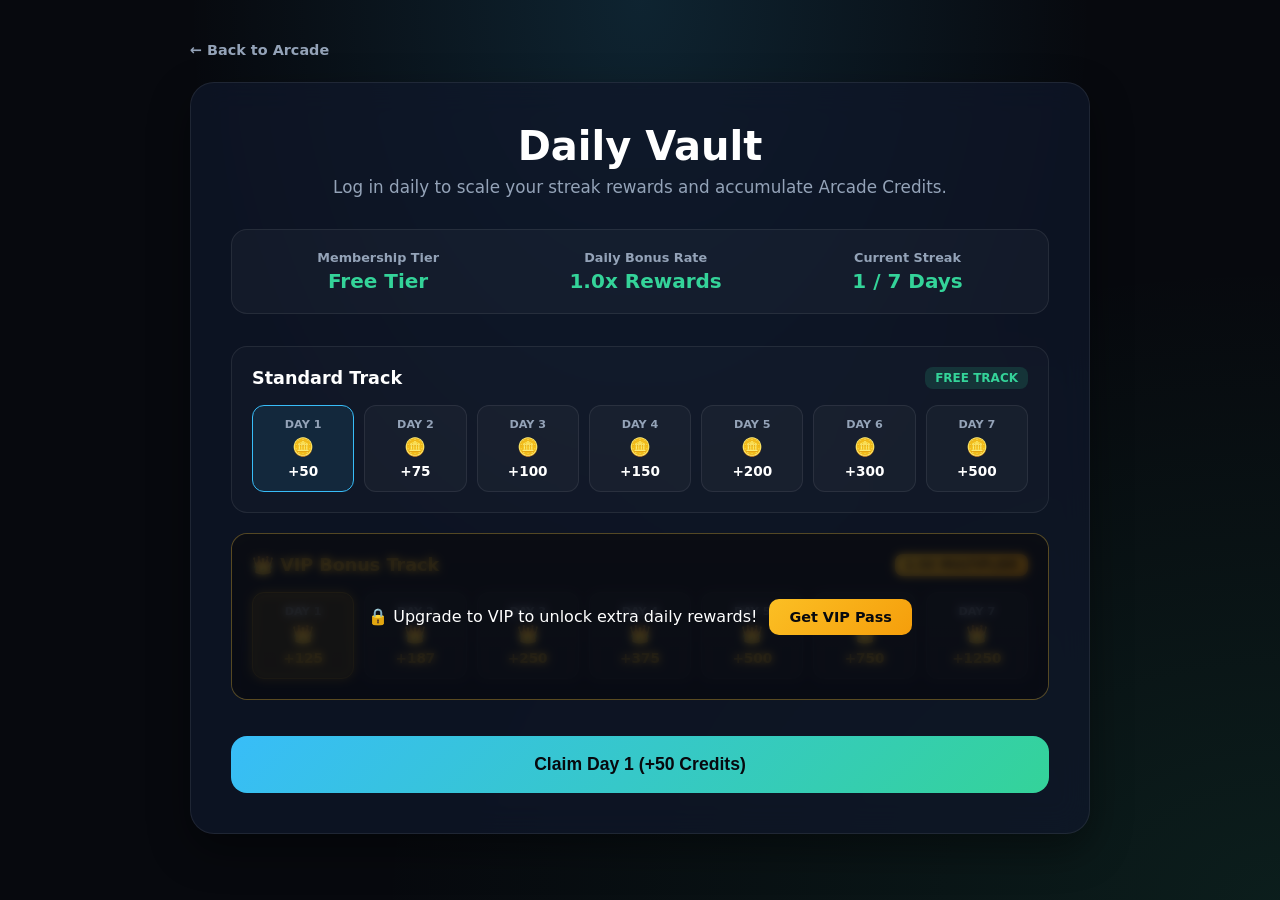
<file: rewards.html>
<!DOCTYPE html>
<html lang="en">
<head>
  <meta charset="UTF-8" />
  <meta name="viewport" content="width=device-width, initial-scale=1.0" />
  <title>Daily Rewards - Arcade Hub</title>
  <style>
    :root {
      --bg-dark: #07090e;
      --card-bg: rgba(15, 23, 42, 0.75);
      --border-color: rgba(255, 255, 255, 0.08);
      --primary-cyan: #38bdf8;
      --primary-emerald: #34d399;
      --premium-gold: #fbbf24;
      --text-muted: #94a3b8;
    }

    * {
      box-sizing: border-box;
      margin: 0;
      padding: 0;
      user-select: none;
    }

    body {
      font-family: 'Segoe UI', system-ui, -apple-system, sans-serif;
      background: var(--bg-dark);
      background-image: 
        radial-gradient(at 50% 0%, rgba(56, 189, 248, 0.15) 0px, transparent 50%),
        radial-gradient(at 100% 100%, rgba(52, 211, 153, 0.1) 0px, transparent 50%);
      color: #fff;
      min-height: 100vh;
      display: flex;
      flex-direction: column;
      align-items: center;
      padding: 40px 20px;
    }

    .container {
      width: 100%;
      max-width: 900px;
    }

    .back-nav {
      display: inline-flex;
      align-items: center;
      gap: 8px;
      color: var(--text-muted);
      text-decoration: none;
      font-weight: 700;
      font-size: 0.9rem;
      margin-bottom: 24px;
      transition: color 0.2s;
    }

    .back-nav:hover {
      color: var(--primary-cyan);
    }

    .reward-card {
      background: var(--card-bg);
      backdrop-filter: blur(16px);
      border: 1px solid var(--border-color);
      border-radius: 24px;
      padding: 40px;
      box-shadow: 0 16px 40px rgba(0, 0, 0, 0.4);
    }

    .reward-header {
      text-align: center;
    }

    .reward-header h1 {
      font-size: 2.5rem;
      font-weight: 800;
      margin-bottom: 8px;
    }

    .reward-header p {
      color: var(--text-muted);
      font-size: 1.05rem;
      margin-bottom: 32px;
    }

    .multiplier-box {
      background: rgba(255, 255, 255, 0.03);
      border: 1px solid var(--border-color);
      border-radius: 16px;
      padding: 20px;
      margin-bottom: 32px;
      display: flex;
      justify-content: space-around;
      align-items: center;
      text-align: center;
    }

    .multiplier-item {
      display: flex;
      flex-direction: column;
      gap: 4px;
    }

    .multiplier-label {
      font-size: 0.8rem;
      color: var(--text-muted);
      font-weight: 600;
    }

    .multiplier-val {
      font-size: 1.25rem;
      font-weight: 800;
      color: var(--primary-emerald);
    }

    .tracks-container {
      display: flex;
      flex-direction: column;
      gap: 20px;
      margin-bottom: 36px;
    }

    .track-section {
      background: rgba(255, 255, 255, 0.02);
      border: 1px solid var(--border-color);
      border-radius: 16px;
      padding: 20px;
      position: relative;
    }

    .track-section.vip-track {
      border-color: rgba(251, 191, 36, 0.3);
      background: linear-gradient(180deg, rgba(251, 191, 36, 0.03) 0%, rgba(15, 23, 42, 0.4) 100%);
    }

    .track-header {
      display: flex;
      justify-content: space-between;
      align-items: center;
      margin-bottom: 16px;
    }

    .track-title {
      font-size: 1.1rem;
      font-weight: 800;
      display: flex;
      align-items: center;
      gap: 8px;
    }

    .track-badge {
      font-size: 0.75rem;
      font-weight: 800;
      padding: 4px 10px;
      border-radius: 8px;
      text-transform: uppercase;
    }

    .badge-free {
      background: rgba(52, 211, 153, 0.15);
      color: var(--primary-emerald);
    }

    .badge-vip {
      background: linear-gradient(135deg, #fbbf24, #f59e0b);
      color: #07090e;
    }

    .streak-grid {
      display: grid;
      grid-template-columns: repeat(7, 1fr);
      gap: 10px;
    }

    .streak-day {
      background: rgba(255, 255, 255, 0.03);
      border: 1px solid var(--border-color);
      border-radius: 12px;
      padding: 12px 6px;
      display: flex;
      flex-direction: column;
      align-items: center;
      gap: 6px;
      position: relative;
    }

    .streak-day.active {
      border-color: var(--primary-cyan);
      background: rgba(56, 189, 248, 0.1);
    }

    .streak-day.completed {
      border-color: var(--primary-emerald);
      background: rgba(52, 211, 153, 0.1);
      color: var(--primary-emerald);
    }

    .vip-track .streak-day.active {
      border-color: var(--premium-gold);
      background: rgba(251, 191, 36, 0.15);
    }

    .vip-track .streak-day.completed {
      border-color: var(--premium-gold);
      background: rgba(251, 191, 36, 0.1);
      color: var(--premium-gold);
    }

    .track-locked-overlay {
      position: absolute;
      inset: 0;
      background: rgba(7, 9, 14, 0.75);
      backdrop-filter: blur(4px);
      border-radius: 16px;
      display: flex;
      align-items: center;
      justify-content: center;
      gap: 12px;
      z-index: 10;
    }

    .upgrade-link-btn {
      background: linear-gradient(135deg, #fbbf24, #f59e0b);
      color: #07090e;
      text-decoration: none;
      font-weight: 800;
      font-size: 0.9rem;
      padding: 10px 20px;
      border-radius: 10px;
      transition: transform 0.2s;
    }

    .upgrade-link-btn:hover {
      transform: scale(1.05);
    }

    .day-title {
      font-size: 0.7rem;
      font-weight: 800;
      color: var(--text-muted);
      text-transform: uppercase;
    }

    .day-val {
      font-size: 0.85rem;
      font-weight: 800;
    }

    .claim-action-btn {
      width: 100%;
      background: linear-gradient(135deg, var(--primary-cyan), var(--primary-emerald));
      color: #07090e;
      border: none;
      padding: 18px;
      border-radius: 16px;
      font-size: 1.1rem;
      font-weight: 800;
      cursor: pointer;
      transition: all 0.25s;
    }

    .claim-action-btn.vip-active {
      background: linear-gradient(135deg, #fbbf24, #f59e0b);
    }

    .claim-action-btn:hover:not(:disabled) {
      transform: translateY(-2px);
      box-shadow: 0 8px 24px rgba(56, 189, 248, 0.35);
    }

    .claim-action-btn.vip-active:hover:not(:disabled) {
      box-shadow: 0 8px 24px rgba(251, 191, 36, 0.35);
    }

    .claim-action-btn:disabled {
      background: rgba(255, 255, 255, 0.1);
      color: var(--text-muted);
      cursor: not-allowed;
    }

    @media (max-width: 640px) {
      .streak-grid {
        grid-template-columns: repeat(4, 1fr);
      }
    }
  </style>
</head>
<body>

  <div class="container">
    <a href="index.html" class="back-nav">← Back to Arcade</a>

    <div class="reward-card">
      <div class="reward-header">
        <h1>Daily Vault</h1>
        <p>Log in daily to scale your streak rewards and accumulate Arcade Credits.</p>
      </div>

      <div class="multiplier-box">
        <div class="multiplier-item">
          <span class="multiplier-label">Membership Tier</span>
          <span class="multiplier-val" id="tierText">Free Tier</span>
        </div>
        <div class="multiplier-item">
          <span class="multiplier-label">Daily Bonus Rate</span>
          <span class="multiplier-val" id="bonusText">1.0x</span>
        </div>
        <div class="multiplier-item">
          <span class="multiplier-label">Current Streak</span>
          <span class="multiplier-val" id="streakText">1 Day</span>
        </div>
      </div>

      <div class="tracks-container">
        <div class="track-section">
          <div class="track-header">
            <div class="track-title">Standard Track</div>
            <span class="track-badge badge-free">Free Track</span>
          </div>
          <div class="streak-grid" id="freeStreakGrid"></div>
        </div>

        <div class="track-section vip-track">
          <div class="track-header">
            <div class="track-title" style="color: var(--premium-gold);">👑 VIP Bonus Track</div>
            <span class="track-badge badge-vip">2.5x Multiplier</span>
          </div>
          <div class="streak-grid" id="vipStreakGrid"></div>
          
          <div class="track-locked-overlay" id="vipLockedOverlay">
            🔒 Upgrade to VIP to unlock extra daily rewards!
            <a href="premium.html" class="upgrade-link-btn">Get VIP Pass</a>
          </div>
        </div>
      </div>

      <button class="claim-action-btn" id="claimBtn" onclick="processClaim()">Claim Reward</button>
    </div>
  </div>

  <script>
    const BASE_REWARDS = [50, 75, 100, 150, 200, 300, 500];
    const VIP_MULTIPLIER = 2.5;

    let tokens = parseInt(localStorage.getItem('hubTokens')) || 100;
    let lastClaim = parseInt(localStorage.getItem('hubLastClaim')) || 0;
    let streak = parseInt(localStorage.getItem('hubStreak')) || 0;
    const tier = localStorage.getItem('hubTier') || 'free';
    const isVIP = tier === 'vip';

    function renderRewards() {
      // Set top tier labels
      document.getElementById('tierText').textContent = isVIP ? 'VIP Tier' : 'Free Tier';
      document.getElementById('tierText').style.color = isVIP ? '#fbbf24' : '#34d399';
      document.getElementById('bonusText').textContent = isVIP ? `${VIP_MULTIPLIER}x Rewards` : '1.0x Rewards';
      document.getElementById('streakText').textContent = `${(streak % 7) + 1} / 7 Days`;

      // Show/hide lock overlay for VIP Track
      document.getElementById('vipLockedOverlay').style.display = isVIP ? 'none' : 'flex';

      const freeGrid = document.getElementById('freeStreakGrid');
      const vipGrid = document.getElementById('vipStreakGrid');
      freeGrid.innerHTML = '';
      vipGrid.innerHTML = '';

      const now = Date.now();
      const twentyFourHours = 24 * 60 * 60 * 1000;
      const canClaim = (now - lastClaim) >= twentyFourHours;
      const currentDayIndex = streak % 7;

      BASE_REWARDS.forEach((base, index) => {
        const freeVal = base;
        const vipVal = Math.floor(base * VIP_MULTIPLIER);

        // Build Free Day Element
        const freeDayEl = document.createElement('div');
        freeDayEl.className = 'streak-day';
        if (index < currentDayIndex) freeDayEl.classList.add('completed');
        else if (index === currentDayIndex) freeDayEl.classList.add('active');

        freeDayEl.innerHTML = `
          <span class="day-title">Day ${index + 1}</span>
          <span style="font-size:1.1rem">${index < currentDayIndex ? '✓' : '🪙'}</span>
          <span class="day-val">+${freeVal}</span>
        `;
        freeGrid.appendChild(freeDayEl);

        // Build VIP Day Element
        const vipDayEl = document.createElement('div');
        vipDayEl.className = 'streak-day';
        if (index < currentDayIndex) vipDayEl.classList.add('completed');
        else if (index === currentDayIndex) vipDayEl.classList.add('active');

        vipDayEl.innerHTML = `
          <span class="day-title">Day ${index + 1}</span>
          <span style="font-size:1.1rem">${index < currentDayIndex ? '✓' : '👑'}</span>
          <span class="day-val" style="color: var(--premium-gold)">+${vipVal}</span>
        `;
        vipGrid.appendChild(vipDayEl);
      });

      // Update button visual state
      const btn = document.getElementById('claimBtn');
      if (isVIP) btn.classList.add('vip-active');
      else btn.classList.remove('vip-active');

      if (!canClaim && lastClaim !== 0) {
        btn.disabled = true;
        const remainingHours = Math.ceil((twentyFourHours - (now - lastClaim)) / (1000 * 60 * 60));
        btn.textContent = `Claimed (Next in ${remainingHours}h)`;
      } else {
        btn.disabled = false;
        const rewardAmount = Math.floor(BASE_REWARDS[currentDayIndex] * (isVIP ? VIP_MULTIPLIER : 1.0));
        btn.textContent = `Claim Day ${currentDayIndex + 1} (+${rewardAmount} Credits)`;
      }
    }

    function processClaim() {
      const now = Date.now();
      const fortyEightHours = 48 * 60 * 60 * 1000;

      if (lastClaim !== 0 && (now - lastClaim) > fortyEightHours) {
        streak = 0; // Reset streak if missed more than 48 hours
      }

      const currentDayIndex = streak % 7;
      const multiplier = isVIP ? VIP_MULTIPLIER : 1.0;
      const earned = Math.floor(BASE_REWARDS[currentDayIndex] * multiplier);

      tokens += earned;
      streak += 1;
      lastClaim = now;

      localStorage.setItem('hubTokens', tokens);
      localStorage.setItem('hubLastClaim', lastClaim);
      localStorage.setItem('hubStreak', streak);

      renderRewards();
    }

    renderRewards();
  </script>

<script src="https://static.app/js/static.js" type="text/javascript"></script>
</body>
</html>
</file>
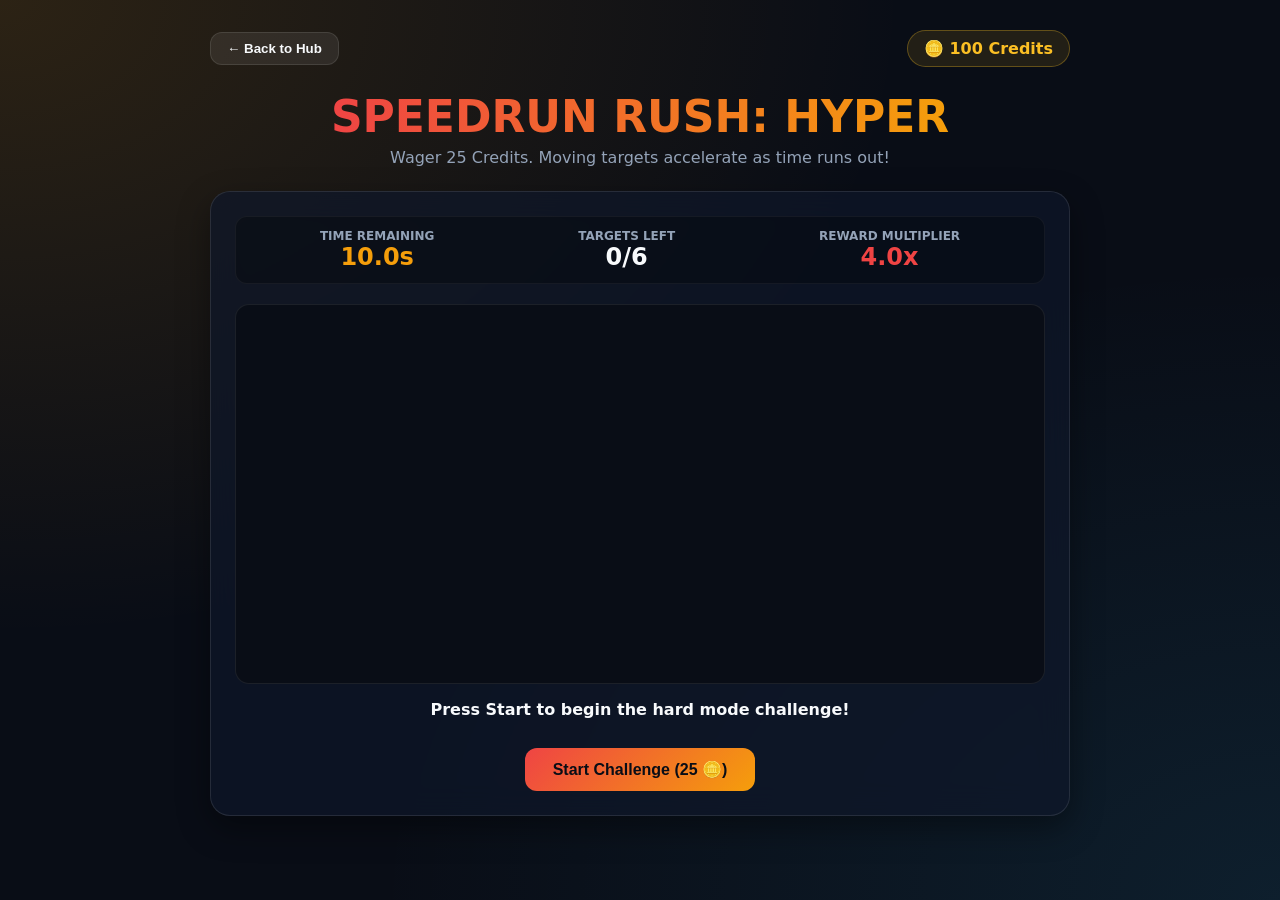
<file: speedrun.html>
<!DOCTYPE html>
<html lang="en">
<head>
  <meta charset="UTF-8" />
  <meta name="viewport" content="width=device-width, initial-scale=1.0" />
  <title>Speedrun Rush - Hyper Edition</title>
  <style>
    * {
      box-sizing: border-box;
      margin: 0;
      padding: 0;
      user-select: none;
    }

    body {
      font-family: 'Segoe UI', system-ui, -apple-system, sans-serif;
      background: #090d16;
      background-image: 
        radial-gradient(at 0% 0%, rgba(245, 158, 11, 0.15) 0px, transparent 50%),
        radial-gradient(at 100% 100%, rgba(56, 189, 248, 0.1) 0px, transparent 50%);
      color: #f8fafc;
      min-height: 100vh;
      display: flex;
      flex-direction: column;
      align-items: center;
    }

    .app-container {
      width: 100%;
      max-width: 900px;
      padding: 30px 20px;
      display: flex;
      flex-direction: column;
      align-items: center;
    }

    .top-bar {
      width: 100%;
      display: flex;
      justify-content: space-between;
      align-items: center;
      margin-bottom: 24px;
    }

    .btn-back {
      background: rgba(255, 255, 255, 0.08);
      color: #f8fafc;
      border: 1px solid rgba(255, 255, 255, 0.1);
      padding: 8px 16px;
      border-radius: 12px;
      cursor: pointer;
      font-weight: 600;
      text-decoration: none;
      transition: all 0.2s;
    }

    .btn-back:hover {
      background: rgba(255, 255, 255, 0.15);
      border-color: #38bdf8;
    }

    .credit-badge {
      background: rgba(251, 191, 36, 0.1);
      border: 1px solid rgba(251, 191, 36, 0.3);
      color: #fbbf24;
      padding: 8px 16px;
      border-radius: 20px;
      font-weight: 700;
    }

    header {
      text-align: center;
      margin-bottom: 24px;
    }

    header h1 {
      font-size: 2.75rem;
      font-weight: 800;
      background: linear-gradient(to right, #ef4444, #f59e0b);
      -webkit-background-clip: text;
      -webkit-text-fill-color: transparent;
      margin-bottom: 6px;
    }

    header p {
      color: #94a3b8;
    }

    .game-card {
      width: 100%;
      background: rgba(15, 23, 42, 0.7);
      backdrop-filter: blur(16px);
      border: 1px solid rgba(255, 255, 255, 0.1);
      border-radius: 20px;
      padding: 24px;
      display: flex;
      flex-direction: column;
      align-items: center;
      box-shadow: 0 12px 32px rgba(0, 0, 0, 0.4);
    }

    .hud-bar {
      width: 100%;
      display: flex;
      justify-content: space-around;
      background: rgba(0, 0, 0, 0.3);
      padding: 12px;
      border-radius: 12px;
      margin-bottom: 20px;
      border: 1px solid rgba(255, 255, 255, 0.05);
    }

    .hud-item {
      text-align: center;
    }

    .hud-label {
      font-size: 0.75rem;
      color: #94a3b8;
      text-transform: uppercase;
      font-weight: 700;
    }

    .hud-val {
      font-size: 1.5rem;
      font-weight: 800;
      color: #f8fafc;
    }

    #timerVal { color: #f59e0b; }
    #multiplierVal { color: #ef4444; }

    .arena {
      position: relative;
      width: 100%;
      height: 380px;
      background: #090d16;
      border-radius: 14px;
      border: 1px solid rgba(255, 255, 255, 0.08);
      overflow: hidden;
    }

    .node {
      position: absolute;
      width: 46px;
      height: 46px;
      border-radius: 50%;
      background: linear-gradient(135deg, #ef4444, #f59e0b);
      border: 2px solid #fef08a;
      display: flex;
      align-items: center;
      justify-content: center;
      font-weight: 800;
      color: #fff;
      cursor: pointer;
      box-shadow: 0 0 16px rgba(239, 68, 68, 0.6);
      will-change: transform;
    }

    .node:active {
      transform: scale(0.85);
    }

    .controls {
      margin-top: 24px;
      display: flex;
      gap: 16px;
    }

    .btn {
      background: linear-gradient(135deg, #ef4444, #f59e0b);
      color: #090d16;
      border: none;
      padding: 12px 28px;
      border-radius: 12px;
      font-size: 1rem;
      font-weight: 800;
      cursor: pointer;
      transition: transform 0.2s, box-shadow 0.2s;
    }

    .btn:hover {
      transform: translateY(-2px);
      box-shadow: 0 6px 20px rgba(239, 68, 68, 0.4);
    }

    .btn:disabled {
      opacity: 0.4;
      cursor: not-allowed;
      transform: none;
      box-shadow: none;
    }

    .message {
      margin-top: 16px;
      font-weight: 700;
      min-height: 24px;
    }
  </style>
</head>
<body>

  <div class="app-container">
    <div class="top-bar">
      <button class="btn-back" onclick="window.location.href='index.html'">← Back to Hub</button>
      <div class="credit-badge">🪙 <span id="userCredits">100</span> Credits</div>
    </div>

    <header>
      <h1>SPEEDRUN RUSH: HYPER</h1>
      <p>Wager 25 Credits. Moving targets accelerate as time runs out!</p>
    </header>

    <div class="game-card">
      <div class="hud-bar">
        <div class="hud-item">
          <div class="hud-label">Time Remaining</div>
          <div class="hud-val" id="timerVal">10.0s</div>
        </div>
        <div class="hud-item">
          <div class="hud-label">Targets Left</div>
          <div class="hud-val" id="targetsVal">0/6</div>
        </div>
        <div class="hud-item">
          <div class="hud-label">Reward Multiplier</div>
          <div class="hud-val" id="multiplierVal">4.0x</div>
        </div>
      </div>

      <div class="arena" id="arena"></div>

      <div class="message" id="msg">Press Start to begin the hard mode challenge!</div>

      <div class="controls">
        <button class="btn" id="startBtn" onclick="startChallenge()">Start Challenge (25 🪙)</button>
      </div>
    </div>
  </div>

  <script>
    const ENTRY_FEE = 25;
    const TOTAL_TARGETS = 6;
    const INITIAL_TIME = 10.0;

    let credits = parseInt(localStorage.getItem('hubTokens')) || 100;
    let timer = INITIAL_TIME;
    let timerInterval = null;
    let animFrameId = null;
    let currentTarget = 1;
    let inProgress = false;
    let nodesData = [];

    const userCreditsEl = document.getElementById('userCredits');
    const timerValEl = document.getElementById('timerVal');
    const targetsValEl = document.getElementById('targetsVal');
    const arena = document.getElementById('arena');
    const msgEl = document.getElementById('msg');
    const startBtn = document.getElementById('startBtn');

    function updateCreditsDisplay() {
      userCreditsEl.textContent = credits;
      localStorage.setItem('hubTokens', credits);
    }

    function startChallenge() {
      if (credits < ENTRY_FEE) {
        msgEl.textContent = "Not enough credits! Claim your daily reward in the hub.";
        msgEl.style.color = "#ef4444";
        return;
      }

      credits -= ENTRY_FEE;
      updateCreditsDisplay();

      inProgress = true;
      currentTarget = 1;
      timer = INITIAL_TIME;
      startBtn.disabled = true;
      msgEl.textContent = "CLICK MOVING TARGETS IN ORDER (1 → 6)!";
      msgEl.style.color = "#38bdf8";

      spawnNodes();

      timerInterval = setInterval(() => {
        timer -= 0.1;
        if (timer <= 0) {
          timer = 0;
          endChallenge(false);
        }
        timerValEl.textContent = timer.toFixed(1) + "s";
      }, 100);

      runPhysics();
    }

    function spawnNodes() {
      arena.innerHTML = "";
      nodesData = [];
      targetsValEl.textContent = `0/${TOTAL_TARGETS}`;

      const nodeSize = 46;
      const maxX = arena.clientWidth - nodeSize;
      const maxY = arena.clientHeight - nodeSize;

      for (let i = 1; i <= TOTAL_TARGETS; i++) {
        const el = document.createElement('div');
        el.className = 'node';
        el.textContent = i;

        const x = Math.random() * maxX;
        const y = Math.random() * maxY;

        // Base trajectory angle
        const angle = Math.random() * Math.PI * 2;
        const baseSpeed = 1.5 + Math.random() * 1.5;

        const data = {
          id: i,
          el: el,
          x: x,
          y: y,
          vx: Math.cos(angle) * baseSpeed,
          vy: Math.sin(angle) * baseSpeed,
          baseSpeed: baseSpeed
        };

        el.style.left = `${x}px`;
        el.style.top = `${y}px`;

        el.addEventListener('pointerdown', (e) => {
          e.preventDefault();
          handleNodeClick(i, data);
        });

        arena.appendChild(el);
        nodesData.push(data);
      }
    }

    function runPhysics() {
      if (!inProgress) return;

      const nodeSize = 46;
      const maxX = arena.clientWidth - nodeSize;
      const maxY = arena.clientHeight - nodeSize;

      // Speed increases exponentially as remaining time decreases
      const timeElapsed = INITIAL_TIME - timer;
      const speedMultiplier = 1 + Math.pow(timeElapsed / INITIAL_TIME, 1.8) * 3.5;

      nodesData.forEach(n => {
        n.x += n.vx * speedMultiplier;
        n.y += n.vy * speedMultiplier;

        // Wall collisions
        if (n.x <= 0) { n.x = 0; n.vx *= -1; }
        if (n.x >= maxX) { n.x = maxX; n.vx *= -1; }
        if (n.y <= 0) { n.y = 0; n.vy *= -1; }
        if (n.y >= maxY) { n.y = maxY; n.vy *= -1; }

        n.el.style.left = `${n.x}px`;
        n.el.style.top = `${n.y}px`;
      });

      animFrameId = requestAnimationFrame(runPhysics);
    }

    function handleNodeClick(num, nodeData) {
      if (!inProgress) return;

      if (num === currentTarget) {
        nodeData.el.remove();
        nodesData = nodesData.filter(n => n.id !== num);
        targetsValEl.textContent = `${currentTarget}/${TOTAL_TARGETS}`;
        currentTarget++;

        if (currentTarget > TOTAL_TOTAL_TARGETS) {
          endChallenge(true);
        }
      } else {
        msgEl.textContent = "WRONG TARGET! Must hit them in numerical order!";
        msgEl.style.color = "#ef4444";
      }
    }

    function endChallenge(success) {
      clearInterval(timerInterval);
      cancelAnimationFrame(animFrameId);
      inProgress = false;
      startBtn.disabled = false;

      if (success) {
        const reward = Math.round(ENTRY_FEE * 4); // 4x multiplier for hyper mode
        credits += reward;
        updateCreditsDisplay();
        msgEl.textContent = `PERFECT CLEAR! You earned ${reward} Credits!`;
        msgEl.style.color = "#34d399";
      } else {
        msgEl.textContent = "FAILED! Time expired or sequence broken.";
        msgEl.style.color = "#ef4444";
      }
    }

    updateCreditsDisplay();
  </script>

<script src="https://static.app/js/static.js" type="text/javascript"></script>
</body>
</html>
</file>
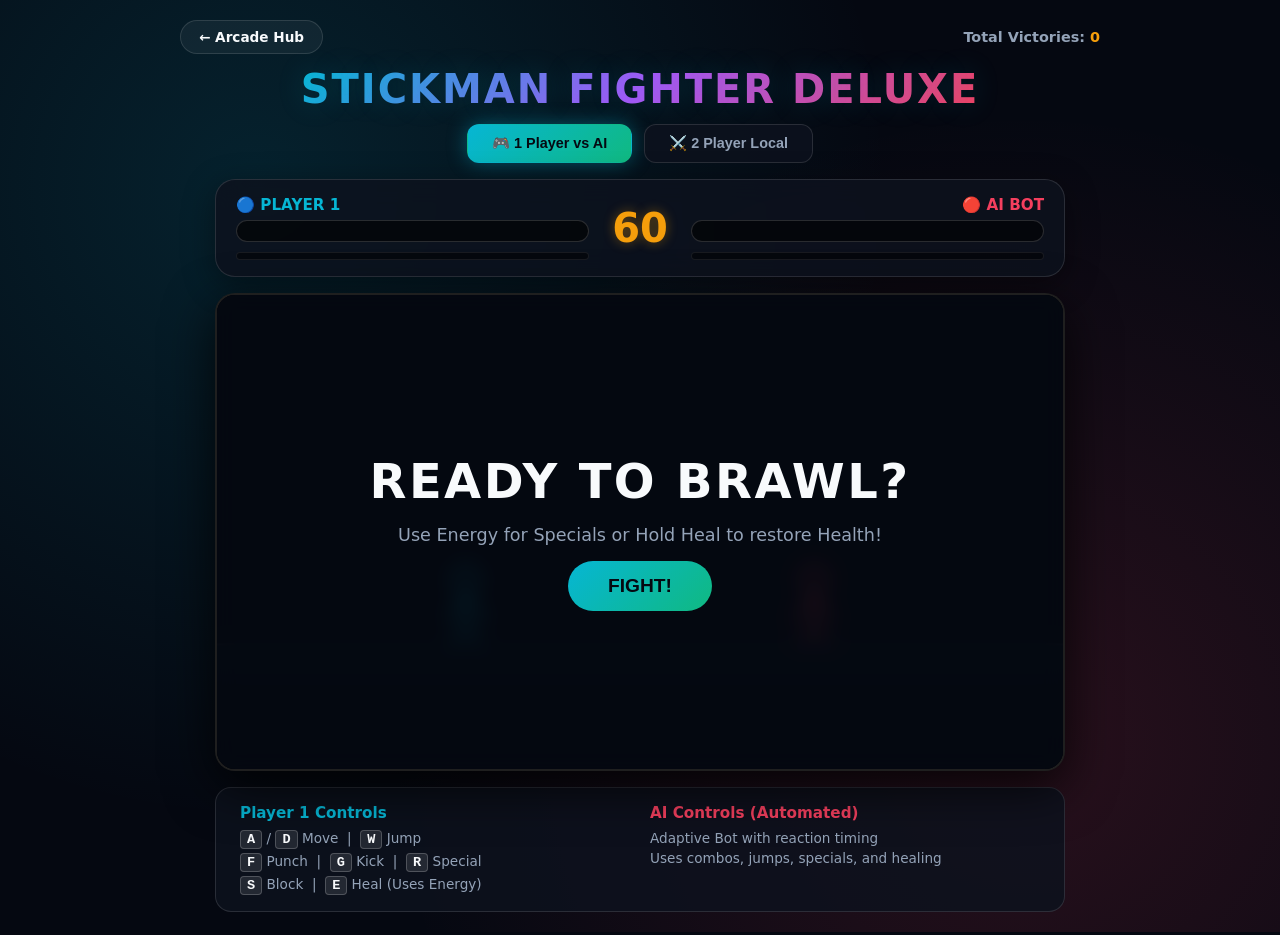
<file: stickman.html>
<!DOCTYPE html>
<html lang="en">
<head>
  <meta charset="UTF-8" />
  <meta name="viewport" content="width=device-width, initial-scale=1.0" />
  <title>Stickman Fighter Deluxe - Arcade Hub</title>
  <style>
    :root {
      --bg-dark: #050811;
      --panel-bg: rgba(13, 18, 30, 0.85);
      --border-color: rgba(255, 255, 255, 0.12);
      --primary-cyan: #06b6d4;
      --primary-emerald: #10b981;
      --primary-red: #f43f5e;
      --primary-yellow: #f59e0b;
      --primary-purple: #a855f7;
      --text-main: #f8fafc;
      --text-muted: #94a3b8;
    }

    * {
      box-sizing: border-box;
      margin: 0;
      padding: 0;
      user-select: none;
    }

    body {
      font-family: 'Segoe UI', system-ui, -apple-system, sans-serif;
      background: var(--bg-dark);
      background-image: 
        radial-gradient(circle at 20% 20%, rgba(6, 182, 212, 0.15) 0px, transparent 50%),
        radial-gradient(circle at 80% 80%, rgba(244, 63, 94, 0.15) 0px, transparent 50%);
      color: var(--text-main);
      min-height: 100vh;
      display: flex;
      flex-direction: column;
      align-items: center;
      overflow-x: hidden;
    }

    .app-container {
      width: 100%;
      max-width: 960px;
      padding: 20px;
      display: flex;
      flex-direction: column;
      align-items: center;
    }

    .top-bar {
      width: 100%;
      display: flex;
      justify-content: space-between;
      align-items: center;
      margin-bottom: 12px;
    }

    .btn-back {
      background: rgba(255, 255, 255, 0.05);
      color: var(--text-main);
      border: 1px solid var(--border-color);
      padding: 8px 18px;
      border-radius: 20px;
      font-size: 0.85rem;
      font-weight: 700;
      cursor: pointer;
      text-decoration: none;
      transition: all 0.2s;
    }

    .btn-back:hover {
      border-color: var(--primary-cyan);
      color: var(--primary-cyan);
      transform: translateY(-2px);
      box-shadow: 0 0 12px rgba(6, 182, 212, 0.3);
    }

    header {
      text-align: center;
      margin-bottom: 12px;
    }

    header h1 {
      font-size: 2.5rem;
      font-weight: 900;
      letter-spacing: 0.05em;
      background: linear-gradient(135deg, var(--primary-cyan), var(--primary-purple), var(--primary-red));
      -webkit-background-clip: text;
      -webkit-text-fill-color: transparent;
      text-transform: uppercase;
      text-shadow: 0 0 30px rgba(6, 182, 212, 0.2);
    }

    .mode-select-container {
      display: flex;
      gap: 12px;
      margin-bottom: 16px;
    }

    .mode-btn {
      background: var(--panel-bg);
      color: var(--text-muted);
      border: 1px solid var(--border-color);
      padding: 10px 24px;
      border-radius: 12px;
      font-weight: 800;
      font-size: 0.9rem;
      cursor: pointer;
      transition: all 0.2s;
    }

    .mode-btn.active {
      background: linear-gradient(135deg, var(--primary-cyan), var(--primary-emerald));
      color: #050811;
      border-color: transparent;
      box-shadow: 0 0 20px rgba(6, 182, 212, 0.4);
    }

    .hud {
      width: 100%;
      max-width: 850px;
      display: grid;
      grid-template-columns: 1fr auto 1fr;
      gap: 16px;
      align-items: center;
      background: var(--panel-bg);
      backdrop-filter: blur(12px);
      border: 1px solid var(--border-color);
      border-radius: 20px;
      padding: 16px 20px;
      margin-bottom: 16px;
      box-shadow: 0 8px 32px rgba(0, 0, 0, 0.4);
    }

    .player-stats {
      display: flex;
      flex-direction: column;
      gap: 6px;
    }

    .player-stats.p2 {
      align-items: flex-end;
    }

    .player-header {
      display: flex;
      justify-content: space-between;
      width: 100%;
      font-weight: 800;
      font-size: 0.95rem;
    }

    .p1-color { color: var(--primary-cyan); }
    .p2-color { color: var(--primary-red); }

    .bar-container {
      width: 100%;
      height: 22px;
      background: rgba(0, 0, 0, 0.6);
      border-radius: 12px;
      position: relative;
      overflow: hidden;
      border: 1px solid rgba(255, 255, 255, 0.15);
    }

    .health-trail {
      position: absolute;
      top: 0;
      bottom: 0;
      background: rgba(255, 255, 255, 0.4);
      transition: width 0.6s ease-out;
    }

    .health-fill {
      position: absolute;
      top: 0;
      bottom: 0;
      transition: width 0.15s ease-out;
    }

    .p1-health-fill {
      left: 0;
      background: linear-gradient(to right, #0284c7, var(--primary-cyan));
    }
    .p1-health-trail { left: 0; }

    .p2-health-fill {
      right: 0;
      background: linear-gradient(to left, #e11d48, var(--primary-red));
    }
    .p2-health-trail { right: 0; }

    .energy-container {
      width: 100%;
      height: 8px;
      background: rgba(0, 0, 0, 0.5);
      border-radius: 6px;
      overflow: hidden;
      margin-top: 4px;
      border: 1px solid rgba(255, 255, 255, 0.08);
    }

    .energy-fill {
      height: 100%;
      width: 0%;
      background: linear-gradient(to right, var(--primary-yellow), var(--primary-emerald));
      transition: width 0.2s ease;
    }

    .p2 .energy-fill {
      float: right;
    }

    .timer-box {
      font-size: 2.5rem;
      font-weight: 900;
      color: var(--primary-yellow);
      min-width: 70px;
      text-align: center;
      text-shadow: 0 0 12px rgba(245, 158, 11, 0.4);
    }

    .arena-wrapper {
      position: relative;
      width: 100%;
      max-width: 850px;
      aspect-ratio: 16 / 9;
      background: #000;
      border: 2px solid var(--border-color);
      border-radius: 20px;
      overflow: hidden;
      box-shadow: 0 16px 50px rgba(0, 0, 0, 0.8);
    }

    canvas {
      width: 100%;
      height: 100%;
      display: block;
    }

    .overlay {
      position: absolute;
      inset: 0;
      background: rgba(5, 8, 17, 0.88);
      backdrop-filter: blur(10px);
      display: flex;
      flex-direction: column;
      justify-content: center;
      align-items: center;
      gap: 16px;
      z-index: 10;
    }

    .overlay h2 {
      font-size: 3rem;
      font-weight: 900;
      letter-spacing: 0.05em;
    }

    .overlay p {
      color: var(--text-muted);
      font-size: 1.1rem;
    }

    .start-btn {
      background: linear-gradient(135deg, var(--primary-cyan), var(--primary-emerald));
      color: #050811;
      border: none;
      padding: 14px 40px;
      font-size: 1.2rem;
      font-weight: 900;
      border-radius: 30px;
      cursor: pointer;
      transition: all 0.2s;
    }

    .start-btn:hover {
      transform: scale(1.05);
      box-shadow: 0 0 25px rgba(6, 182, 212, 0.6);
    }

    .controls-grid {
      display: grid;
      grid-template-columns: 1fr 1fr;
      gap: 20px;
      width: 100%;
      max-width: 850px;
      margin-top: 16px;
      background: var(--panel-bg);
      border: 1px solid var(--border-color);
      border-radius: 16px;
      padding: 16px 24px;
    }

    .control-card h4 {
      font-size: 0.95rem;
      margin-bottom: 8px;
    }

    .control-card ul {
      list-style: none;
      font-size: 0.85rem;
      color: var(--text-muted);
      display: flex;
      flex-direction: column;
      gap: 4px;
    }

    .key {
      display: inline-block;
      background: rgba(255, 255, 255, 0.1);
      border: 1px solid rgba(255, 255, 255, 0.2);
      border-radius: 4px;
      padding: 1px 6px;
      font-family: monospace;
      font-weight: bold;
      color: var(--text-main);
    }
  </style>
</head>
<body>

  <div class="app-container">
    <div class="top-bar">
      <a href="index.html" class="btn-back">← Arcade Hub</a>
      <div style="font-weight: 800; font-size: 0.9rem; color: var(--text-muted)">
        Total Victories: <span id="highScoreText" style="color: var(--primary-yellow)">0</span>
      </div>
    </div>

    <header>
      <h1>STICKMAN FIGHTER DELUXE</h1>
    </header>

    <div class="mode-select-container">
      <button class="mode-btn active" id="btn1P" onclick="setMode('1p')">🎮 1 Player vs AI</button>
      <button class="mode-btn" id="btn2P" onclick="setMode('2p')">⚔️ 2 Player Local</button>
    </div>

    <div class="hud">
      <div class="player-stats p1">
        <div class="player-header">
          <span class="p1-color">🔵 PLAYER 1</span>
          <span id="p1ComboText" style="color: var(--primary-yellow); font-size: 0.8rem;"></span>
        </div>
        <div class="bar-container">
          <div class="health-trail p1-health-trail" id="p1HealthTrail"></div>
          <div class="health-fill p1-health-fill" id="p1Health"></div>
        </div>
        <div class="energy-container">
          <div class="energy-fill" id="p1Energy"></div>
        </div>
      </div>

      <div class="timer-box" id="matchTimer">60</div>

      <div class="player-stats p2">
        <div class="player-header">
          <span id="p2ComboText" style="color: var(--primary-yellow); font-size: 0.8rem;"></span>
          <span class="p2-color" id="p2Label">🔴 AI BOT</span>
        </div>
        <div class="bar-container">
          <div class="health-trail p2-health-trail" id="p2HealthTrail"></div>
          <div class="health-fill p2-health-fill" id="p2Health"></div>
        </div>
        <div class="energy-container">
          <div class="energy-fill" id="p2Energy"></div>
        </div>
      </div>
    </div>

    <div class="arena-wrapper">
      <canvas id="gameCanvas" width="850" height="475"></canvas>
      
      <div class="overlay" id="startOverlay">
        <h2 id="overlayTitle">READY TO BRAWL?</h2>
        <p id="overlaySubtitle">Use Energy for Specials or Hold Heal to restore Health!</p>
        <button class="start-btn" onclick="startGame()">FIGHT!</button>
      </div>
    </div>

    <div class="controls-grid">
      <div class="control-card">
        <h4 class="p1-color">Player 1 Controls</h4>
        <ul>
          <li><span class="key">A</span> / <span class="key">D</span> Move &nbsp;|&nbsp; <span class="key">W</span> Jump</li>
          <li><span class="key">F</span> Punch &nbsp;|&nbsp; <span class="key">G</span> Kick &nbsp;|&nbsp; <span class="key">R</span> Special</li>
          <li><span class="key">S</span> Block &nbsp;|&nbsp; <span class="key">E</span> Heal (Uses Energy)</li>
        </ul>
      </div>

      <div class="control-card">
        <h4 class="p2-color" id="p2ControlTitle">AI Controls (Automated)</h4>
        <ul id="p2ControlList">
          <li>Adaptive Bot with reaction timing</li>
          <li>Uses combos, jumps, specials, and healing</li>
        </ul>
      </div>
    </div>
  </div>

  <script>
    const canvas = document.getElementById('gameCanvas');
    const ctx = canvas.getContext('2d');

    const p1HealthEl = document.getElementById('p1Health');
    const p2HealthEl = document.getElementById('p2Health');
    const p1TrailEl = document.getElementById('p1HealthTrail');
    const p2TrailEl = document.getElementById('p2HealthTrail');
    const p1EnergyEl = document.getElementById('p1Energy');
    const p2EnergyEl = document.getElementById('p2Energy');
    const p1ComboEl = document.getElementById('p1ComboText');
    const p2ComboEl = document.getElementById('p2ComboText');
    const timerEl = document.getElementById('matchTimer');
    const overlay = document.getElementById('startOverlay');
    const overlayTitle = document.getElementById('overlayTitle');
    const overlaySubtitle = document.getElementById('overlaySubtitle');
    const p2Label = document.getElementById('p2Label');
    const p2ControlTitle = document.getElementById('p2ControlTitle');
    const p2ControlList = document.getElementById('p2ControlList');
    const highScoreText = document.getElementById('highScoreText');

    let mode = '1p';
    let isPlaying = false;
    let timer = 60;
    let timerInterval = null;
    let screenShakeTime = 0;
    let screenShakeIntensity = 0;
    let hitPauseFrames = 0;

    let winsCount = parseInt(localStorage.getItem('stickmanHighScore') || '0');
    highScoreText.textContent = winsCount;

    const keys = {};
    window.addEventListener('keydown', e => keys[e.code] = true);
    window.addEventListener('keyup', e => keys[e.code] = false);

    const audioCtx = new (window.AudioContext || window.webkitAudioContext)();
    function playSFX(type) {
      if (audioCtx.state === 'suspended') audioCtx.resume();
      const osc = audioCtx.createOscillator();
      const gain = audioCtx.createGain();
      osc.connect(gain);
      gain.connect(audioCtx.destination);
      const now = audioCtx.currentTime;

      if (type === 'hit') {
        osc.type = 'sawtooth';
        osc.frequency.setValueAtTime(180, now);
        osc.frequency.exponentialRampToValueAtTime(40, now + 0.12);
        gain.gain.setValueAtTime(0.35, now);
        gain.gain.linearRampToValueAtTime(0.01, now + 0.12);
        osc.start(now);
        osc.stop(now + 0.12);
      } else if (type === 'special') {
        osc.type = 'square';
        osc.frequency.setValueAtTime(300, now);
        osc.frequency.exponentialRampToValueAtTime(600, now + 0.25);
        gain.gain.setValueAtTime(0.3, now);
        gain.gain.linearRampToValueAtTime(0.01, now + 0.25);
        osc.start(now);
        osc.stop(now + 0.25);
      } else if (type === 'heal') {
        osc.type = 'sine';
        osc.frequency.setValueAtTime(350, now);
        osc.frequency.exponentialRampToValueAtTime(700, now + 0.15);
        gain.gain.setValueAtTime(0.2, now);
        gain.gain.linearRampToValueAtTime(0.01, now + 0.15);
        osc.start(now);
        osc.stop(now + 0.15);
      } else if (type === 'block') {
        osc.type = 'triangle';
        osc.frequency.setValueAtTime(250, now);
        osc.frequency.linearRampToValueAtTime(120, now + 0.1);
        gain.gain.setValueAtTime(0.25, now);
        gain.gain.linearRampToValueAtTime(0.01, now + 0.1);
        osc.start(now);
        osc.stop(now + 0.1);
      } else if (type === 'swing') {
        osc.type = 'sine';
        osc.frequency.setValueAtTime(220, now);
        osc.frequency.linearRampToValueAtTime(90, now + 0.08);
        gain.gain.setValueAtTime(0.12, now);
        gain.gain.linearRampToValueAtTime(0.01, now + 0.08);
        osc.start(now);
        osc.stop(now + 0.08);
      }
    }

    const particles = [];
    const damageTexts = [];

    function addParticles(x, y, color, count = 8) {
      for (let i = 0; i < count; i++) {
        particles.push({
          x, y,
          vx: (Math.random() - 0.5) * 8,
          vy: (Math.random() - 0.5) * 8,
          radius: Math.random() * 3 + 2,
          color,
          alpha: 1,
          life: 20 + Math.random() * 10
        });
      }
    }

    function addDamageText(x, y, text, color) {
      damageTexts.push({
        x, y, text, color, vy: -2, alpha: 1, life: 30
      });
    }

    function triggerShake(intensity, duration) {
      screenShakeIntensity = intensity;
      screenShakeTime = duration;
    }

    class Fighter {
      constructor(x, color, isFacingRight) {
        this.startX = x;
        this.x = x;
        this.y = 350;
        this.color = color;
        this.facingRight = isFacingRight;
        
        this.vx = 0;
        this.vy = 0;
        this.isGrounded = true;
        this.health = 100;
        this.energy = 0;
        
        this.isAttacking = false;
        this.attackType = null;
        this.attackProgress = 0;
        this.isBlocking = false;
        this.isHealing = false;
        this.hitStun = 0;

        this.comboCount = 0;
        this.comboTimer = 0;
        this.animFrame = 0;
      }

      reset() {
        this.x = this.startX;
        this.y = 350;
        this.vx = 0;
        this.vy = 0;
        this.health = 100;
        this.energy = 0;
        this.isAttacking = false;
        this.isBlocking = false;
        this.isHealing = false;
        this.hitStun = 0;
        this.comboCount = 0;
      }

      update(opponent) {
        if (this.hitStun > 0) {
          this.hitStun--;
          return;
        }

        this.vy += 0.85;
        this.x += this.vx;
        this.y += this.vy;

        if (this.y >= 350) {
          this.y = 350;
          this.vy = 0;
          this.isGrounded = true;
        }

        if (this.x < 40) this.x = 40;
        if (this.x > 810) this.x = 810;

        if (!this.isAttacking) {
          this.facingRight = this.x < opponent.x;
        }

        if (this.comboTimer > 0) {
          this.comboTimer--;
          if (this.comboTimer <= 0) this.comboCount = 0;
        }

        if (this.isAttacking) {
          this.attackProgress += 0.12;
          if (this.attackProgress >= 1) {
            this.isAttacking = false;
            this.attackType = null;
            this.attackProgress = 0;
          }
        }

        if (this.isHealing) {
          if (this.energy > 0.5 && this.health < 100) {
            this.energy -= 0.6;
            this.health = Math.min(100, this.health + 0.3);
            addParticles(this.x + (Math.random() - 0.5) * 30, this.y - 40, '#10b981', 1);
            if (Math.random() < 0.1) playSFX('heal');
          } else {
            this.isHealing = false;
          }
        }

        this.vx *= 0.82;
        if (Math.abs(this.vx) > 0.5) this.animFrame += 0.25;
      }

      jump() {
        if (this.isGrounded && this.hitStun <= 0) {
          this.vy = -14.5;
          this.isGrounded = false;
          addParticles(this.x, this.y, '#94a3b8', 4);
        }
      }

      move(dir) {
        if (this.hitStun > 0 || this.isBlocking || this.isHealing) return;
        this.vx = dir * 5;
      }

      heal(active) {
        if (active && this.energy > 5 && this.health < 100 && !this.isAttacking && this.hitStun <= 0) {
          this.isHealing = true;
        } else {
          this.isHealing = false;
        }
      }

      attack(type, opponent) {
        if (this.isAttacking || this.isBlocking || this.isHealing || this.hitStun > 0) return;

        if (type === 'special') {
          if (this.energy < 100) return;
          this.energy = 0;
          playSFX('special');
        } else {
          playSFX('swing');
        }

        this.isAttacking = true;
        this.attackType = type;
        this.attackProgress = 0;

        const reach = type === 'punch' ? 50 : type === 'kick' ? 65 : 90;
        const damage = type === 'punch' ? 8 : type === 'kick' ? 14 : 30;
        const attackX = this.facingRight ? this.x + reach : this.x - reach;

        const dist = Math.abs(attackX - opponent.x);
        if (dist < 45 && Math.abs(this.y - opponent.y) < 50) {
          opponent.takeDamage(damage, this.facingRight ? 1 : -1, type);
          
          this.energy = Math.min(100, this.energy + (type === 'punch' ? 15 : 22));
          this.comboCount++;
          this.comboTimer = 90;

          hitPauseFrames = type === 'special' ? 8 : 4;
          triggerShake(type === 'special' ? 10 : 4, 10);
        }
      }

      takeDamage(amount, pushDir, type) {
        if (this.isBlocking) {
          const reduced = Math.round(amount * 0.2);
          this.health -= reduced;
          this.vx = pushDir * 3;
          playSFX('block');
          addDamageText(this.x, this.y - 70, `BLOCKED (${reduced})`, '#fbbf24');
          addParticles(this.x, this.y - 40, '#fbbf24', 5);
        } else {
          this.health -= amount;
          this.hitStun = type === 'special' ? 18 : 10;
          this.vx = pushDir * (type === 'special' ? 12 : 7);
          playSFX('hit');
          addDamageText(this.x, this.y - 70, `-${amount}`, '#f43f5e');
          addParticles(this.x, this.y - 40, '#f43f5e', 12);
        }
        this.health = Math.max(0, this.health);
      }

      draw() {
        ctx.save();
        ctx.translate(this.x, this.y);
        ctx.strokeStyle = this.color;
        ctx.lineWidth = 4.5;
        ctx.lineCap = 'round';
        ctx.lineJoin = 'round';

        const dir = this.facingRight ? 1 : -1;

        if (this.hitStun > 0) {
          ctx.translate((Math.random() - 0.5) * 6, 0);
        }

        // Draw Healing Ring
        if (this.isHealing) {
          ctx.save();
          ctx.strokeStyle = 'rgba(16, 185, 129, 0.7)';
          ctx.lineWidth = 3;
          ctx.beginPath();
          ctx.ellipse(0, -35, 25, 45, 0, 0, Math.PI * 2);
          ctx.stroke();
          ctx.restore();
        }

        // Head
        ctx.beginPath();
        ctx.arc(0, -65, 13, 0, Math.PI * 2);
        ctx.stroke();

        // Torso
        ctx.beginPath();
        ctx.moveTo(0, -52);
        ctx.lineTo(0, -22);
        ctx.stroke();

        // Smooth Multi-Segment Skeleton Posers
        let shoulderX = 0, shoulderY = -46;
        let hipX = 0, hipY = -22;

        let leftElbowX = -12 * dir, leftElbowY = -35;
        let leftHandX = -18 * dir, leftHandY = -25;
        let rightElbowX = 12 * dir, rightElbowY = -35;
        let rightHandX = 20 * dir, rightHandY = -25;

        let leftKneeX = -8 * dir, leftKneeY = -10;
        let leftFootX = -12 * dir, leftFootY = 0;
        let rightKneeX = 8 * dir, rightKneeY = -10;
        let rightFootX = 12 * dir, rightFootY = 0;

        // Running Anim
        if (Math.abs(this.vx) > 0.5 && this.isGrounded) {
          const runCycle = Math.sin(this.animFrame);
          leftKneeX = -10 * runCycle * dir;
          leftFootX = -18 * runCycle * dir;
          rightKneeX = 10 * runCycle * dir;
          rightFootX = 18 * runCycle * dir;
        }

        // Action States
        if (this.isBlocking) {
          rightElbowX = 6 * dir; rightElbowY = -50;
          rightHandX = 10 * dir; rightHandY = -60;
          leftElbowX = 2 * dir; leftElbowY = -48;
          leftHandX = 6 * dir; leftHandY = -58;
        } else if (this.isAttacking) {
          const p = Math.sin(this.attackProgress * Math.PI);
          if (this.attackType === 'punch') {
            rightElbowX = 25 * dir * p; rightElbowY = -46;
            rightHandX = 50 * dir * p; rightHandY = -46;
          } else if (this.attackType === 'kick') {
            rightKneeX = 30 * dir * p; rightKneeY = -25;
            rightFootX = 58 * dir * p; rightFootY = -30;
          } else if (this.attackType === 'special') {
            rightElbowX = 35 * dir * p; rightElbowY = -46;
            rightHandX = 70 * dir * p; rightHandY = -46;
            leftElbowX = 30 * dir * p; leftElbowY = -40;
            leftHandX = 60 * dir * p; leftHandY = -40;

            ctx.strokeStyle = 'rgba(245, 158, 11, 0.6)';
            ctx.beginPath();
            ctx.arc(0, -40, 35 + Math.random() * 10, 0, Math.PI * 2);
            ctx.stroke();
            ctx.strokeStyle = this.color;
          }
        }

        // Draw Arms (Multi-Segment)
        ctx.beginPath();
        ctx.moveTo(shoulderX, shoulderY);
        ctx.lineTo(leftElbowX, leftElbowY);
        ctx.lineTo(leftHandX, leftHandY);
        ctx.stroke();

        ctx.beginPath();
        ctx.moveTo(shoulderX, shoulderY);
        ctx.lineTo(rightElbowX, rightElbowY);
        ctx.lineTo(rightHandX, rightHandY);
        ctx.stroke();

        // Draw Legs (Multi-Segment)
        ctx.beginPath();
        ctx.moveTo(hipX, hipY);
        ctx.lineTo(leftKneeX, leftKneeY);
        ctx.lineTo(leftFootX, leftFootY);
        ctx.stroke();

        ctx.beginPath();
        ctx.moveTo(hipX, hipY);
        ctx.lineTo(rightKneeX, rightKneeY);
        ctx.lineTo(rightFootX, rightFootY);
        ctx.stroke();

        ctx.restore();
      }
    }

    const p1 = new Fighter(250, '#06b6d4', true);
    const p2 = new Fighter(600, '#f43f5e', false);

    function setMode(selectedMode) {
      if (isPlaying) return;
      mode = selectedMode;
      document.getElementById('btn1P').classList.toggle('active', mode === '1p');
      document.getElementById('btn2P').classList.toggle('active', mode === '2p');

      if (mode === '1p') {
        p2Label.textContent = '🔴 AI BOT';
        p2ControlTitle.textContent = 'AI Controls (Automated)';
        p2ControlList.innerHTML = '<li>Adaptive Bot with reaction timing</li><li>Uses combos, jumps, specials, and healing</li>';
      } else {
        p2Label.textContent = '🔴 PLAYER 2';
        p2ControlTitle.textContent = 'Player 2 Controls';
        p2ControlList.innerHTML = '<li><span class="key">←</span> / <span class="key">→</span> Move &nbsp;|&nbsp; <span class="key">↑</span> Jump</li><li><span class="key">K</span> Punch &nbsp;|&nbsp; <span class="key">L</span> Kick &nbsp;|&nbsp; <span class="key">U</span> Special</li><li><span class="key">↓</span> Block &nbsp;|&nbsp; <span class="key">I</span> Heal</li>';
      }
    }

    function updateAI() {
      if (mode !== '1p' || p2.hitStun > 0) return;

      const dist = p1.x - p2.x;
      const absDist = Math.abs(dist);

      if (p2.health < 40 && p2.energy > 20 && absDist > 120) {
        p2.heal(true);
        return;
      } else {
        p2.heal(false);
      }

      if (absDist > 65) {
        p2.move(dist > 0 ? 1 : -1);
      } else if (absDist < 35) {
        p2.move(dist > 0 ? -1 : 1);
      }

      if (p2.energy >= 100 && absDist < 90) {
        p2.attack('special', p1);
      } else if (absDist < 70 && Math.random() < 0.08) {
        p2.attack(Math.random() > 0.4 ? 'kick' : 'punch', p1);
      } else if (p1.isAttacking && absDist < 80 && Math.random() < 0.2) {
        p2.isBlocking = true;
        setTimeout(() => p2.isBlocking = false, 350);
      }

      if (p1.y < 320 && Math.random() < 0.06) {
        p2.jump();
      }
    }

    function handleInput() {
      if (keys['KeyA']) p1.move(-1);
      if (keys['KeyD']) p1.move(1);
      if (keys['KeyW']) p1.jump();
      if (keys['KeyF']) p1.attack('punch', p2);
      if (keys['KeyG']) p1.attack('kick', p2);
      if (keys['KeyR']) p1.attack('special', p2);
      p1.heal(!!keys['KeyE']);
      p1.isBlocking = !!keys['KeyS'];

      if (mode === '2p') {
        if (keys['ArrowLeft']) p2.move(-1);
        if (keys['ArrowRight']) p2.move(1);
        if (keys['ArrowUp']) p2.jump();
        if (keys['KeyK']) p2.attack('punch', p1);
        if (keys['KeyL']) p2.attack('kick', p1);
        if (keys['KeyU']) p2.attack('special', p1);
        p2.heal(!!keys['KeyI']);
        p2.isBlocking = !!keys['ArrowDown'];
      }
    }

    function updateHUD() {
      p1HealthEl.style.width = p1.health + '%';
      p2HealthEl.style.width = p2.health + '%';

      p1TrailEl.style.width = p1.health + '%';
      p2TrailEl.style.width = p2.health + '%';

      p1EnergyEl.style.width = p1.energy + '%';
      p2EnergyEl.style.width = p2.energy + '%';

      p1ComboEl.textContent = p1.comboCount > 1 ? `${p1.comboCount}x COMBO!` : '';
      p2ComboEl.textContent = p2.comboCount > 1 ? `${p2.comboCount}x COMBO!` : '';
    }

    function startGame() {
      p1.reset();
      p2.reset();
      timer = 60;
      isPlaying = true;
      overlay.style.display = 'none';

      timerEl.textContent = timer;
      updateHUD();

      clearInterval(timerInterval);
      timerInterval = setInterval(() => {
        if (!isPlaying) return;
        timer--;
        timerEl.textContent = timer;
        if (timer <= 0) checkGameOver(true);
      }, 1000);
    }

    function checkGameOver(timeOut = false) {
      if (!isPlaying) return;

      let winner = null;
      if (p1.health <= 0 && p2.health <= 0) winner = 'Draw';
      else if (p1.health <= 0) winner = mode === '1p' ? 'AI Bot' : 'Player 2';
      else if (p2.health <= 0) winner = 'Player 1';
      else if (timeOut) {
        if (p1.health > p2.health) winner = 'Player 1';
        else if (p2.health > p1.health) winner = mode === '1p' ? 'AI Bot' : 'Player 2';
        else winner = 'Draw';
      }

      if (winner) {
        isPlaying = false;
        clearInterval(timerInterval);

        if (winner === 'Player 1') {
          winsCount++;
          localStorage.setItem('stickmanHighScore', winsCount);
          highScoreText.textContent = winsCount;
          overlayTitle.textContent = '🏆 VICTORY!';
          overlaySubtitle.textContent = 'Player 1 dominates the arena!';
        } else if (winner === 'Draw') {
          overlayTitle.textContent = '🤝 DRAW!';
          overlaySubtitle.textContent = 'Equally matched fighters!';
        } else {
          overlayTitle.textContent = '💥 DEFEAT!';
          overlaySubtitle.textContent = `${winner} won the brawl!`;
        }

        overlay.style.display = 'flex';
      }
    }

    function drawStage() {
      ctx.fillStyle = '#050811';
      ctx.fillRect(0, 0, canvas.width, canvas.height);

      ctx.strokeStyle = 'rgba(255, 255, 255, 0.12)';
      ctx.lineWidth = 2;
      ctx.beginPath();
      ctx.moveTo(0, 350);
      ctx.lineTo(850, 350);
      ctx.stroke();

      const grad = ctx.createLinearGradient(0, 350, 0, 475);
      grad.addColorStop(0, 'rgba(6, 182, 212, 0.08)');
      grad.addColorStop(1, 'transparent');
      ctx.fillStyle = grad;
      ctx.fillRect(0, 350, 850, 125);
    }

    function updateParticlesAndText() {
      for (let i = particles.length - 1; i >= 0; i--) {
        const p = particles[i];
        p.x += p.vx;
        p.y += p.vy;
        p.alpha -= 0.03;
        if (p.alpha <= 0) {
          particles.splice(i, 1);
          continue;
        }
        ctx.save();
        ctx.globalAlpha = p.alpha;
        ctx.fillStyle = p.color;
        ctx.beginPath();
        ctx.arc(p.x, p.y, p.radius, 0, Math.PI * 2);
        ctx.fill();
        ctx.restore();
      }

      for (let i = damageTexts.length - 1; i >= 0; i--) {
        const t = damageTexts[i];
        t.y += t.vy;
        t.alpha -= 0.03;
        if (t.alpha <= 0) {
          damageTexts.splice(i, 1);
          continue;
        }
        ctx.save();
        ctx.globalAlpha = t.alpha;
        ctx.fillStyle = t.color;
        ctx.font = '900 16px "Segoe UI", sans-serif';
        ctx.fillText(t.text, t.x - 15, t.y);
        ctx.restore();
      }
    }

    function gameLoop() {
      ctx.save();

      if (screenShakeTime > 0) {
        screenShakeTime--;
        const offsetX = (Math.random() - 0.5) * screenShakeIntensity;
        const offsetY = (Math.random() - 0.5) * screenShakeIntensity;
        ctx.translate(offsetX, offsetY);
      }

      drawStage();

      if (isPlaying) {
        if (hitPauseFrames > 0) {
          hitPauseFrames--;
        } else {
          handleInput();
          updateAI();

          p1.update(p2);
          p2.update(p1);

          updateHUD();
          checkGameOver();
        }
      }

      p1.draw();
      p2.draw();
      updateParticlesAndText();

      ctx.restore();
      requestAnimationFrame(gameLoop);
    }

    gameLoop();
  </script>

<script src="https://static.app/js/static.js" type="text/javascript"></script>
</body>
</html>
</file>
